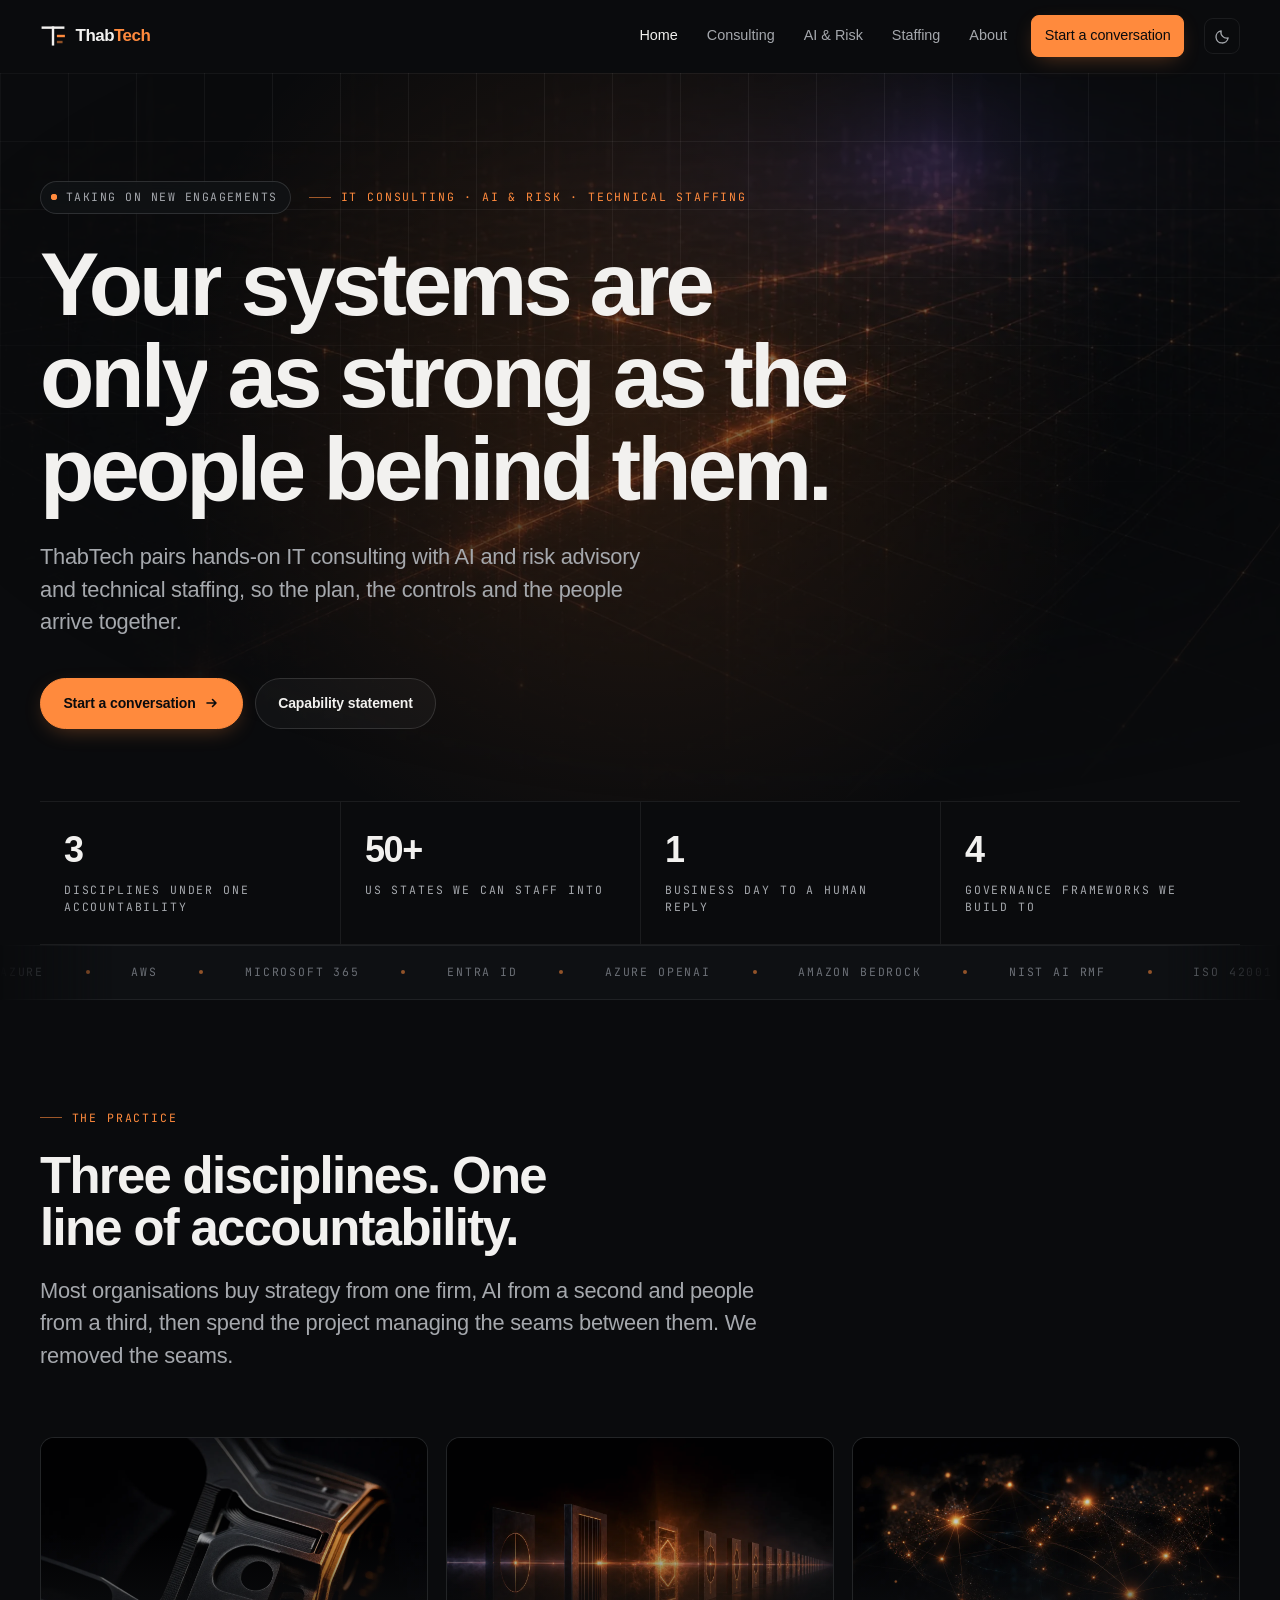
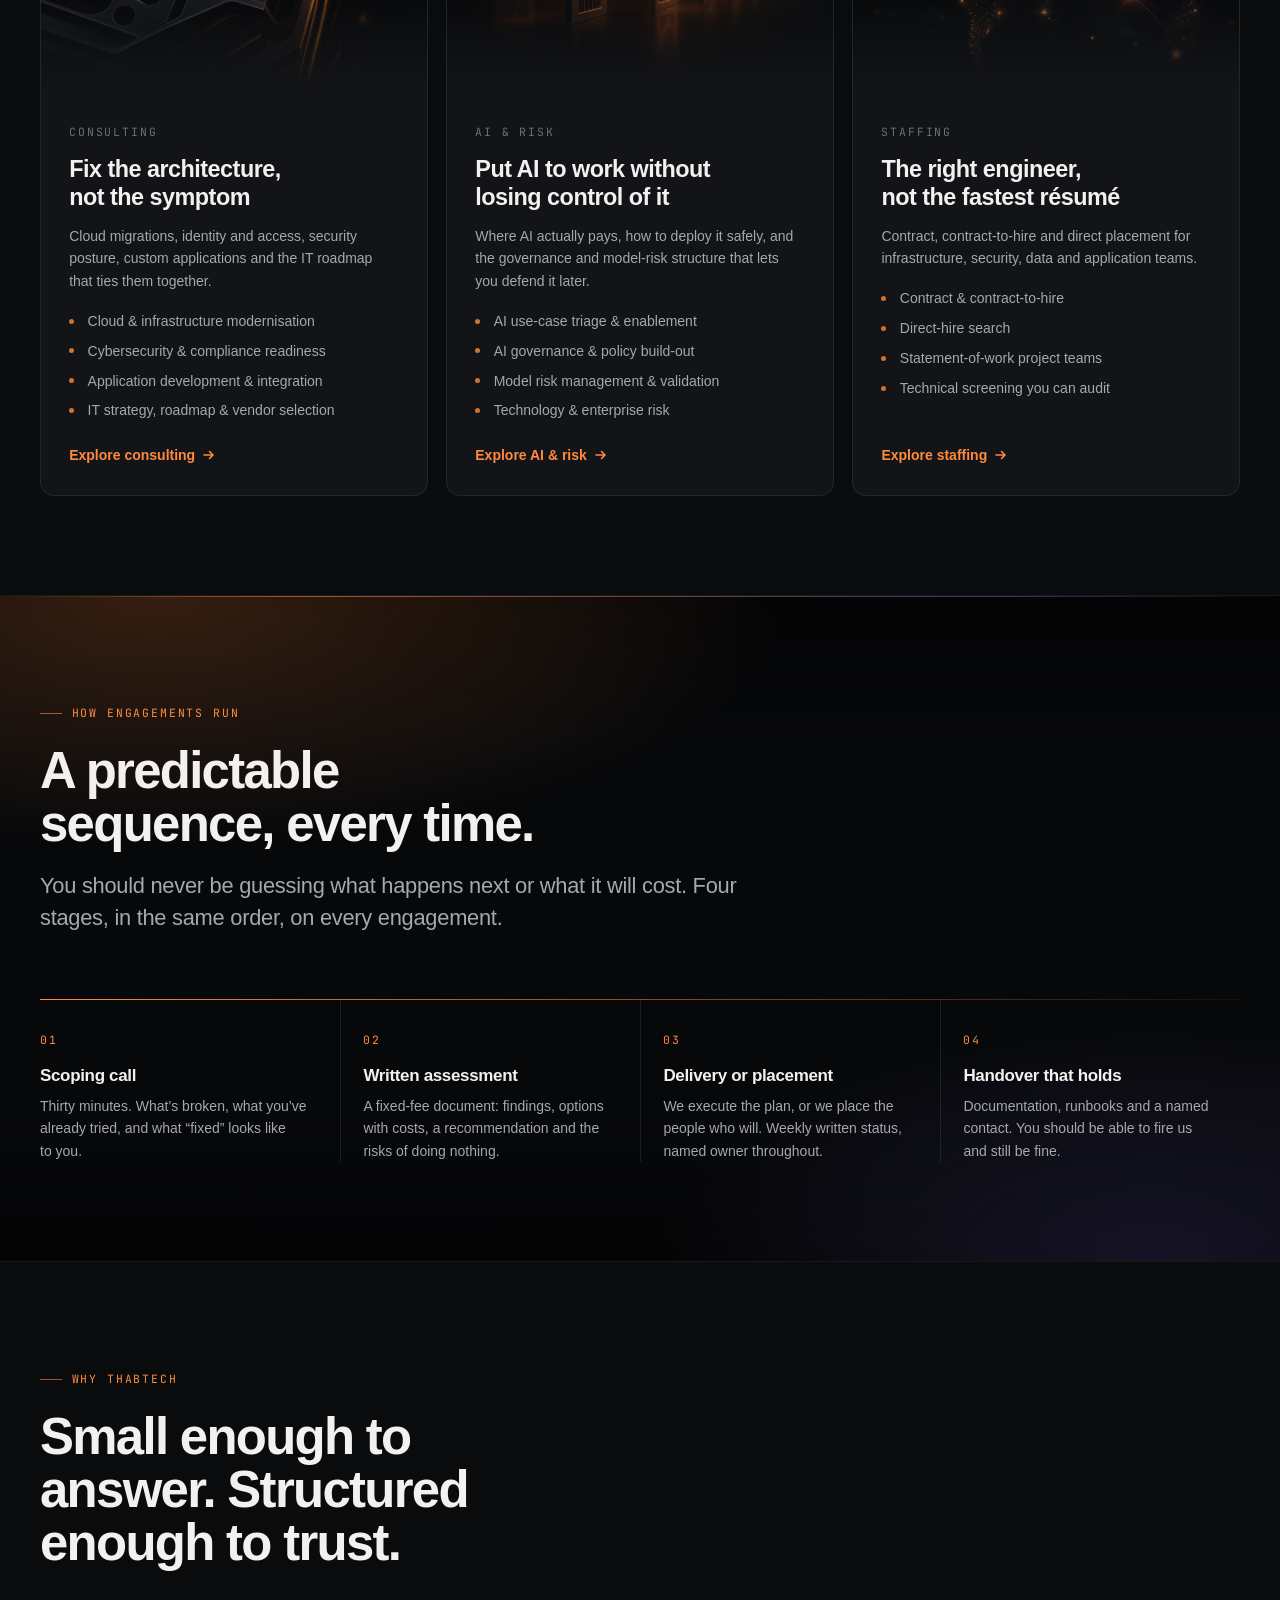
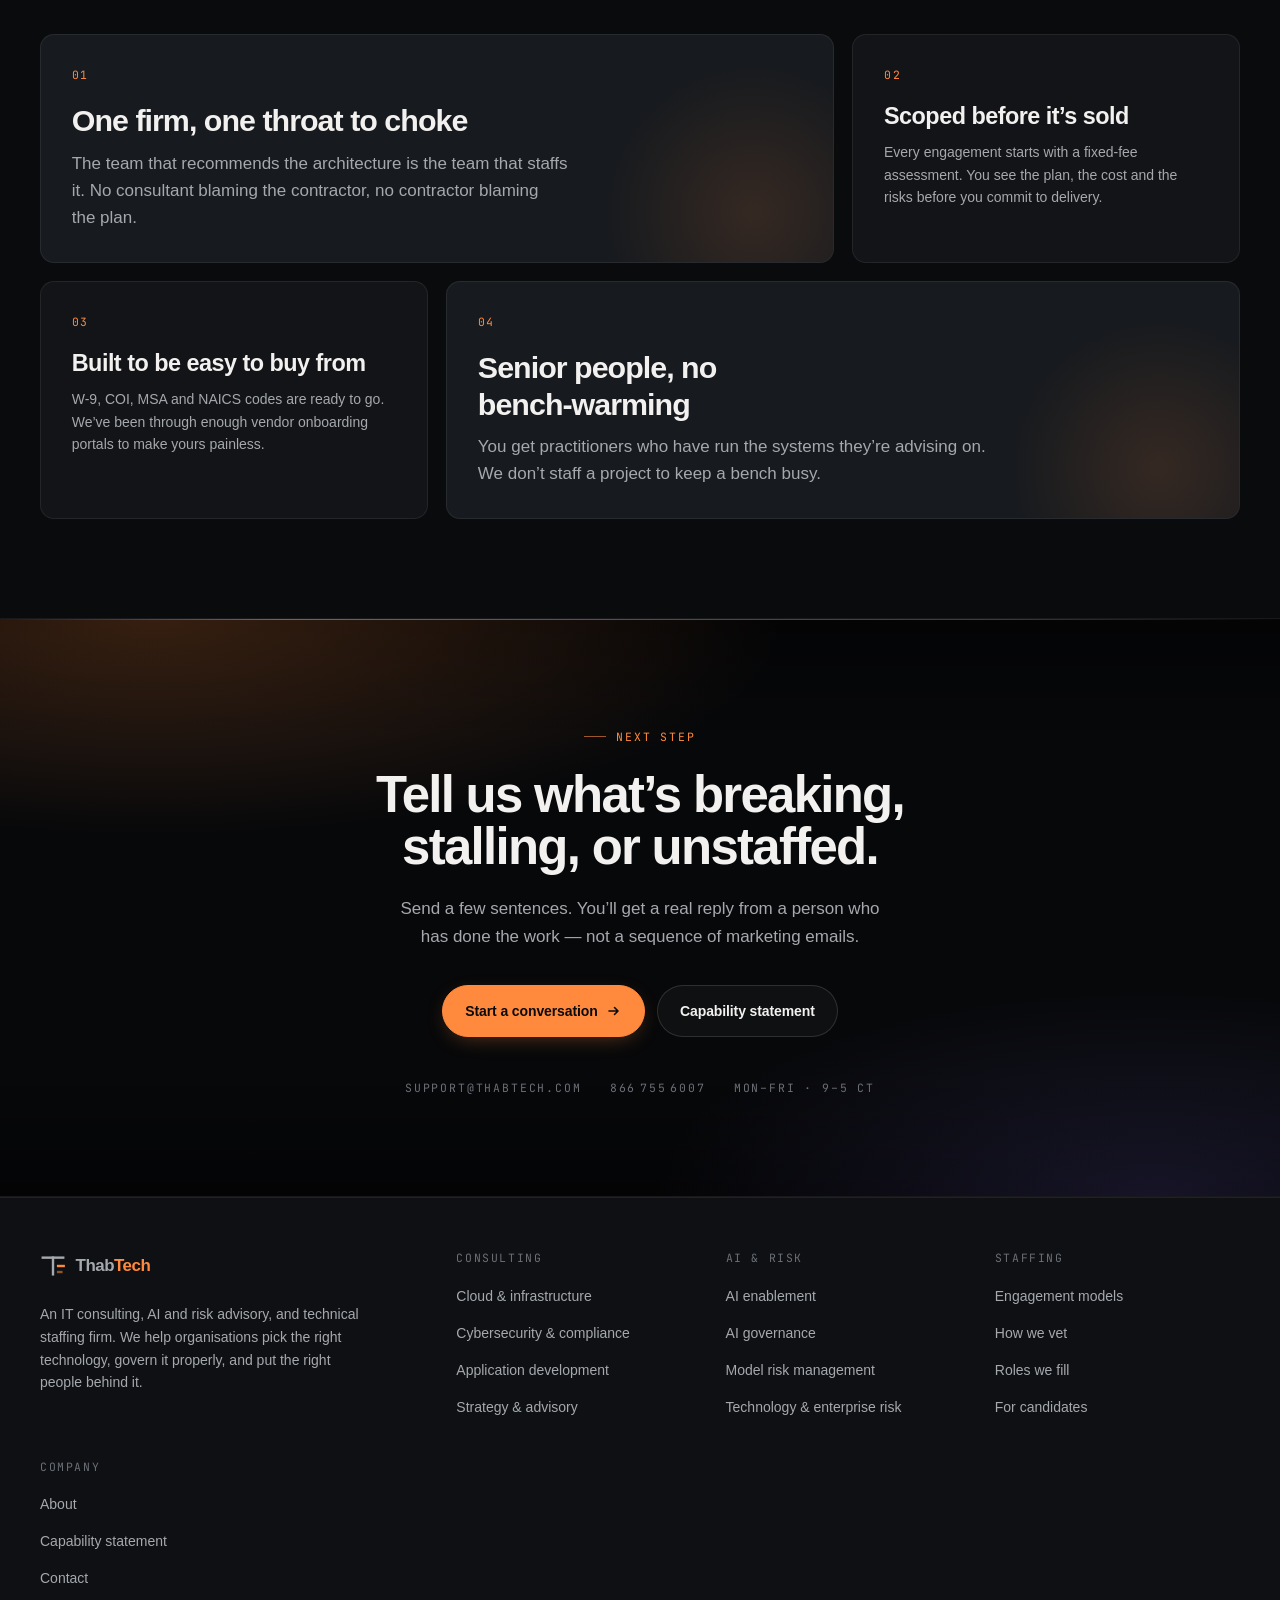
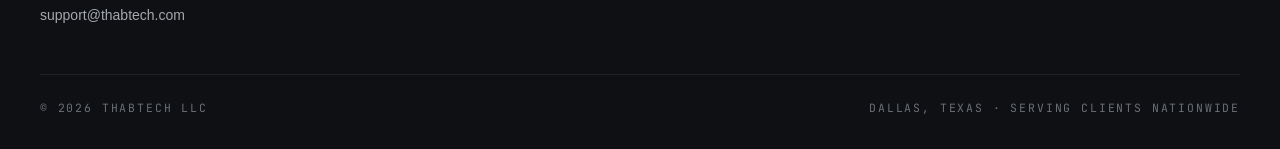
<file: index.html>
<!DOCTYPE html>
<html lang="en" data-theme="dark">
<head>
<meta charset="utf-8">
<meta name="viewport" content="width=device-width, initial-scale=1">
<title>ThabTech — IT Consulting, AI &amp; Risk, Technical Staffing</title>
<meta name="description" content="ThabTech is an IT consulting, AI and risk advisory, and technical staffing firm. Dallas, Texas — serving clients nationwide.">
<meta name="theme-color" content="#0A0B0D">
<meta property="og:title" content="ThabTech — IT Consulting, AI &amp; Risk, Technical Staffing">
<meta property="og:description" content="ThabTech is an IT consulting, AI and risk advisory, and technical staffing firm. Dallas, Texas — serving clients nationwide.">
<meta property="og:type" content="website">
<link rel="icon" href="data:image/svg+xml,%3Csvg xmlns='http://www.w3.org/2000/svg' viewBox='0 0 28 28'%3E%3Crect width='28' height='28' fill='%230A0B0D'/%3E%3Cpath d='M4 6h20M14 6v17' stroke='%23F2F1EF' stroke-width='2.6'/%3E%3Cpath d='M18.5 14h6' stroke='%23FF8A3D' stroke-width='2.6'/%3E%3C/svg%3E">
<link rel="preconnect" href="https://api.fontshare.com" crossorigin>
<link rel="preconnect" href="https://fonts.gstatic.com" crossorigin>
<link rel="stylesheet" href="style.css">
<script>
  document.documentElement.classList.add('js');
  var m = document.cookie.match(/(?:^|; )tt-theme=(dark|light)/);
  if (m) document.documentElement.dataset.theme = m[1];
</script>
</head>
<body>
<a class="skip" href="#main">Skip to content</a>
<header class="hdr">
<div class="hdr__in">
  <a class="brand" href="index.html" aria-label="ThabTech home"><svg class="brand__mark" viewBox="0 0 28 28" fill="none" aria-hidden="true">
<path d="M3 5h22" stroke="currentColor" stroke-width="2.6" stroke-linecap="square"/>
<path d="M14 5v18" stroke="currentColor" stroke-width="2.6" stroke-linecap="square"/>
<path d="M19.5 14h6" stroke="#FF8A3D" stroke-width="2.6" stroke-linecap="square"/>
<path d="M19.5 20.5h3.5" stroke="#FF8A3D" stroke-width="2.6" stroke-linecap="square" opacity=".55"/>
</svg><span class="brand__txt">Thab<em>Tech</em></span></a>
  <nav class="nav" id="nav">
    <a href="index.html" aria-current="page">Home</a><a href="services.html">Consulting</a><a href="ai.html">AI &amp; Risk</a><a href="staffing.html">Staffing</a><a href="about.html">About</a>
    <a class="btn btn--primary btn--sm" href="contact.html">Start a conversation</a>
  </nav>
  <button class="icbtn" id="theme" type="button" aria-label="Toggle colour theme">
    <svg class="icbtn__moon" width="15" height="15" viewBox="0 0 16 16" fill="none" aria-hidden="true"><path d="M14 9.5A6.2 6.2 0 0 1 6.5 2a6.5 6.5 0 1 0 7.5 7.5Z" stroke="currentColor" stroke-width="1.4" stroke-linejoin="round"/></svg>
    <svg class="icbtn__sun" width="15" height="15" viewBox="0 0 16 16" fill="none" aria-hidden="true"><circle cx="8" cy="8" r="3.2" stroke="currentColor" stroke-width="1.4"/><path d="M8 1v1.6M8 13.4V15M1 8h1.6M13.4 8H15M3.2 3.2l1.1 1.1M11.7 11.7l1.1 1.1M12.8 3.2l-1.1 1.1M4.3 11.7l-1.1 1.1" stroke="currentColor" stroke-width="1.4" stroke-linecap="round"/></svg>
  </button>
  <button class="icbtn burger" id="burger" type="button" aria-label="Menu" aria-expanded="false" aria-controls="nav">
    <svg width="16" height="16" viewBox="0 0 16 16" fill="none" aria-hidden="true"><path d="M2 4.5h12M2 11.5h12" stroke="currentColor" stroke-width="1.6" stroke-linecap="round"/></svg>
  </button>
</div>
</header>
<main id="main">
<section class="hero field">
<div class="hero__art"><img src="assets/atmo-lattice.webp" alt="" loading="eager" decoding="async"></div>
<div class="wrap">
  <div class="hero__tags"><span class="pulse"><i></i>Taking on new engagements</span><span class="eyebrow">IT consulting &middot; AI &amp; risk &middot; technical staffing</span></div>
  <h1><span class="rv-word"><span style="--i:0">Your</span></span> <span class="rv-word"><span style="--i:1">systems</span></span> <span class="rv-word"><span style="--i:2">are</span></span> <span class="rv-word"><span style="--i:3">only</span></span> <span class="rv-word"><span style="--i:4">as</span></span> <span class="rv-word"><span style="--i:5">strong</span></span> <span class="rv-word"><span style="--i:6">as</span></span> <span class="rv-word"><span style="--i:7">the</span></span> <span class="rv-word"><span style="--i:8">people</span></span> <span class="rv-word"><span style="--i:9">behind</span></span> <span class="rv-word"><span style="--i:10">them.</span></span></h1>
  <p class="lead">ThabTech pairs hands-on IT consulting with AI and risk advisory and technical staffing, so the plan, the controls and the people arrive together.</p>
  <div class="hero__cta"><a class="btn btn--primary" href="contact.html">Start a conversation <svg width="14" height="14" viewBox="0 0 14 14" fill="none" aria-hidden="true"><path d="M2 7h9M7.5 3.5 11 7l-3.5 3.5" stroke="currentColor" stroke-width="1.6" stroke-linecap="round" stroke-linejoin="round"/></svg></a><a class="btn btn--ghost" href="about.html#capability">Capability statement</a></div>
</div>
</section>

<div class="wrap"><div class="stats rv-s"><div class="stat"><span class="stat__k tnum" data-count="3" data-suffix="">3</span><span class="stat__l mono">Disciplines under one accountability</span></div><div class="stat"><span class="stat__k tnum" data-count="50" data-suffix="+">50+</span><span class="stat__l mono">US states we can staff into</span></div><div class="stat"><span class="stat__k tnum" data-count="1" data-suffix="">1</span><span class="stat__l mono">Business day to a human reply</span></div><div class="stat"><span class="stat__k tnum" data-count="4" data-suffix="">4</span><span class="stat__l mono">Governance frameworks we build to</span></div></div></div>

<div class="marq" aria-hidden="true">
<div class="marq__t"><div class="marq__g"><span>Azure</span><i></i><span>AWS</span><i></i><span>Microsoft 365</span><i></i><span>Entra ID</span><i></i><span>Azure OpenAI</span><i></i><span>Amazon Bedrock</span><i></i><span>NIST AI RMF</span><i></i><span>ISO 42001</span><i></i><span>EU AI Act</span><i></i><span>SR 11-7</span><i></i><span>Model Inventory</span><i></i><span>RAG</span><i></i><span>Copilot</span><i></i><span>LangChain</span><i></i><span>Zero Trust</span><i></i><span>SOC 2</span><i></i><span>HIPAA</span><i></i><span>Terraform</span><i></i><span>Kubernetes</span><i></i><span>Power BI</span><i></i><span>Snowflake</span><i></i><span>Python</span><i></i><span>.NET</span><i></i><span>ServiceNow</span><i></i><span>Workday</span><i></i><span>Okta</span><i></i><span>CI/CD</span><i></i></div><div class="marq__g"><span>Azure</span><i></i><span>AWS</span><i></i><span>Microsoft 365</span><i></i><span>Entra ID</span><i></i><span>Azure OpenAI</span><i></i><span>Amazon Bedrock</span><i></i><span>NIST AI RMF</span><i></i><span>ISO 42001</span><i></i><span>EU AI Act</span><i></i><span>SR 11-7</span><i></i><span>Model Inventory</span><i></i><span>RAG</span><i></i><span>Copilot</span><i></i><span>LangChain</span><i></i><span>Zero Trust</span><i></i><span>SOC 2</span><i></i><span>HIPAA</span><i></i><span>Terraform</span><i></i><span>Kubernetes</span><i></i><span>Power BI</span><i></i><span>Snowflake</span><i></i><span>Python</span><i></i><span>.NET</span><i></i><span>ServiceNow</span><i></i><span>Workday</span><i></i><span>Okta</span><i></i><span>CI/CD</span><i></i></div></div>
</div>

<section class="sec">
<div class="wrap">
  <div class="head head--wide rv">
    <span class="eyebrow">The practice</span>
    <h2>Three disciplines. One line of accountability.</h2>
    <p class="lead">Most organisations buy strategy from one firm, AI from a second and people from a third, then spend the project managing the seams between them. We removed the seams.</p>
  </div>
  <div class="grid g-3 rv-s pcards">
    <article class="card pcard">
      <div class="pcard__img"><img src="assets/atmo-machined.webp" alt="Machined precision component lit by a warm edge light" loading="lazy" decoding="async"></div>
      <div class="pcard__body">
        <span class="mono">Consulting</span>
        <h3>Fix the architecture, not the symptom</h3>
        <p>Cloud migrations, identity and access, security posture, custom applications and the IT roadmap that ties them together.</p>
        <ul>
          <li>Cloud &amp; infrastructure modernisation</li>
          <li>Cybersecurity &amp; compliance readiness</li>
          <li>Application development &amp; integration</li>
          <li>IT strategy, roadmap &amp; vendor selection</li>
        </ul>
        <a class="tlink" href="services.html">Explore consulting <svg width="14" height="14" viewBox="0 0 14 14" fill="none" aria-hidden="true"><path d="M2 7h9M7.5 3.5 11 7l-3.5 3.5" stroke="currentColor" stroke-width="1.6" stroke-linecap="round" stroke-linejoin="round"/></svg></a>
      </div>
    </article>
    <article class="card pcard">
      <div class="pcard__img"><img src="assets/atmo-gates.webp" alt="Receding row of glowing gates with a beam of light passing through each" loading="lazy" decoding="async"></div>
      <div class="pcard__body">
        <span class="mono">AI &amp; risk</span>
        <h3>Put AI to work without losing control of it</h3>
        <p>Where AI actually pays, how to deploy it safely, and the governance and model-risk structure that lets you defend it later.</p>
        <ul>
          <li>AI use-case triage &amp; enablement</li>
          <li>AI governance &amp; policy build-out</li>
          <li>Model risk management &amp; validation</li>
          <li>Technology &amp; enterprise risk</li>
        </ul>
        <a class="tlink" href="ai.html">Explore AI &amp; risk <svg width="14" height="14" viewBox="0 0 14 14" fill="none" aria-hidden="true"><path d="M2 7h9M7.5 3.5 11 7l-3.5 3.5" stroke="currentColor" stroke-width="1.6" stroke-linecap="round" stroke-linejoin="round"/></svg></a>
      </div>
    </article>
    <article class="card pcard">
      <div class="pcard__img"><img src="assets/atmo-network.webp" alt="Constellation of connected glowing nodes across dark space" loading="lazy" decoding="async"></div>
      <div class="pcard__body">
        <span class="mono">Staffing</span>
        <h3>The right engineer, not the fastest résumé</h3>
        <p>Contract, contract-to-hire and direct placement for infrastructure, security, data and application teams.</p>
        <ul>
          <li>Contract &amp; contract-to-hire</li>
          <li>Direct-hire search</li>
          <li>Statement-of-work project teams</li>
          <li>Technical screening you can audit</li>
        </ul>
        <a class="tlink" href="staffing.html">Explore staffing <svg width="14" height="14" viewBox="0 0 14 14" fill="none" aria-hidden="true"><path d="M2 7h9M7.5 3.5 11 7l-3.5 3.5" stroke="currentColor" stroke-width="1.6" stroke-linecap="round" stroke-linejoin="round"/></svg></a>
      </div>
    </article>
  </div>
</div>
</section>

<section class="band sec">
<div class="wrap">
  <div class="head head--wide rv">
    <span class="eyebrow">How engagements run</span>
    <h2>A predictable sequence, every time.</h2>
    <p class="lead">You should never be guessing what happens next or what it will cost. Four stages, in the same order, on every engagement.</p>
  </div>
  <div class="steps"><div class="step"><span class="step__n">01</span><h3>Scoping call</h3><p>Thirty minutes. What&rsquo;s broken, what you&rsquo;ve already tried, and what &ldquo;fixed&rdquo; looks like to you.</p></div><div class="step"><span class="step__n">02</span><h3>Written assessment</h3><p>A fixed-fee document: findings, options with costs, a recommendation and the risks of doing nothing.</p></div><div class="step"><span class="step__n">03</span><h3>Delivery or placement</h3><p>We execute the plan, or we place the people who will. Weekly written status, named owner throughout.</p></div><div class="step"><span class="step__n">04</span><h3>Handover that holds</h3><p>Documentation, runbooks and a named contact. You should be able to fire us and still be fine.</p></div></div>
</div>
</section>

<section class="sec">
<div class="wrap">
  <div class="head rv">
    <span class="eyebrow">Why ThabTech</span>
    <h2>Small enough to answer. Structured enough to trust.</h2>
  </div>
  <div class="bento rv-s"><div class="card card--wide card--say"><span class="card__n">01</span><h3>One firm, one throat to choke</h3><p>The team that recommends the architecture is the team that staffs it. No consultant blaming the contractor, no contractor blaming the plan.</p></div><div class="card"><span class="card__n">02</span><h3>Scoped before it&rsquo;s sold</h3><p>Every engagement starts with a fixed-fee assessment. You see the plan, the cost and the risks before you commit to delivery.</p></div><div class="card"><span class="card__n">03</span><h3>Built to be easy to buy from</h3><p>W-9, COI, MSA and NAICS codes are ready to go. We&rsquo;ve been through enough vendor onboarding portals to make yours painless.</p></div><div class="card card--wide card--say"><span class="card__n">04</span><h3>Senior people, no bench-warming</h3><p>You get practitioners who have run the systems they&rsquo;re advising on. We don&rsquo;t staff a project to keep a bench busy.</p></div></div>
</div>
</section>

<section class="band sec">
<div class="wrap cta rv">
  <span class="eyebrow">Next step</span>
  <h2>Tell us what&rsquo;s breaking, stalling, or unstaffed.</h2>
  <p>Send a few sentences. You&rsquo;ll get a real reply from a person who has done the work &mdash; not a sequence of marketing emails.</p>
  <div class="cta__btns">
    <a class="btn btn--primary" href="contact.html">Start a conversation <svg width="14" height="14" viewBox="0 0 14 14" fill="none" aria-hidden="true"><path d="M2 7h9M7.5 3.5 11 7l-3.5 3.5" stroke="currentColor" stroke-width="1.6" stroke-linecap="round" stroke-linejoin="round"/></svg></a>
    <a class="btn btn--ghost" href="about.html#capability">Capability statement</a>
  </div>
  <div class="cta__meta">
    <span class="mono">support@thabtech.com</span>
    <span class="mono">866&thinsp;755&thinsp;6007</span>
    <span class="mono">Mon&ndash;Fri&nbsp;&middot;&nbsp;9&ndash;5&nbsp;CT</span>
  </div>
</div>
</section>
</main>
<footer class="ftr">
<div class="wrap">
  <div class="ftr__top">
    <div class="ftr__bl">
      <a class="brand" href="index.html" aria-label="ThabTech home"><svg class="brand__mark" viewBox="0 0 28 28" fill="none" aria-hidden="true">
<path d="M3 5h22" stroke="currentColor" stroke-width="2.6" stroke-linecap="square"/>
<path d="M14 5v18" stroke="currentColor" stroke-width="2.6" stroke-linecap="square"/>
<path d="M19.5 14h6" stroke="#FF8A3D" stroke-width="2.6" stroke-linecap="square"/>
<path d="M19.5 20.5h3.5" stroke="#FF8A3D" stroke-width="2.6" stroke-linecap="square" opacity=".55"/>
</svg><span class="brand__txt">Thab<em>Tech</em></span></a>
      <p>An IT consulting, AI and risk advisory, and technical staffing firm. We help organisations pick the right technology, govern it properly, and put the right people behind it.</p>
    </div>
    <div>
      <h4>Consulting</h4>
      <ul>
        <li><a href="services.html#cloud">Cloud &amp; infrastructure</a></li>
        <li><a href="services.html#security">Cybersecurity &amp; compliance</a></li>
        <li><a href="services.html#apps">Application development</a></li>
        <li><a href="services.html#advisory">Strategy &amp; advisory</a></li>
      </ul>
    </div>
    <div>
      <h4>AI &amp; risk</h4>
      <ul>
        <li><a href="ai.html#enablement">AI enablement</a></li>
        <li><a href="ai.html#governance">AI governance</a></li>
        <li><a href="ai.html#model-risk">Model risk management</a></li>
        <li><a href="ai.html#enterprise-risk">Technology &amp; enterprise risk</a></li>
      </ul>
    </div>
    <div>
      <h4>Staffing</h4>
      <ul>
        <li><a href="staffing.html#models">Engagement models</a></li>
        <li><a href="staffing.html#vetting">How we vet</a></li>
        <li><a href="staffing.html#roles">Roles we fill</a></li>
        <li><a href="staffing.html#candidates">For candidates</a></li>
      </ul>
    </div>
    <div>
      <h4>Company</h4>
      <ul>
        <li><a href="about.html">About</a></li>
        <li><a href="about.html#capability">Capability statement</a></li>
        <li><a href="contact.html">Contact</a></li>
        <li><a href="mailto:support@thabtech.com">support@thabtech.com</a></li>
      </ul>
    </div>
  </div>
  <div class="ftr__bot">
    <span class="mono">&copy; 2026 ThabTech LLC</span>
    <span class="mono">Dallas, Texas &middot; Serving clients nationwide</span>
  </div>
</div>
</footer>
<script>
(function () {
  var doc = document.documentElement;

  /* theme */
  var tbtn = document.getElementById('theme');
  tbtn && tbtn.addEventListener('click', function () {
    var next = doc.dataset.theme === 'light' ? 'dark' : 'light';
    doc.dataset.theme = next;
    document.cookie = 'tt-theme=' + next + ';path=/;max-age=31536000;SameSite=Lax';
  });

  /* mobile nav */
  var burger = document.getElementById('burger'), nav = document.getElementById('nav');
  burger && burger.addEventListener('click', function () {
    var open = nav.classList.toggle('open');
    burger.setAttribute('aria-expanded', open ? 'true' : 'false');
  });
  nav && nav.addEventListener('click', function (e) {
    if (e.target.tagName === 'A') { nav.classList.remove('open'); burger.setAttribute('aria-expanded', 'false'); }
  });

  /* sticky header state */
  var hdr = document.querySelector('.hdr');
  var onScroll = function () { hdr.classList.toggle('stuck', window.scrollY > 8); };
  onScroll();
  window.addEventListener('scroll', onScroll, { passive: true });

  /* scroll reveals */
  var targets = document.querySelectorAll('.rv, .rv-s, .steps');
  if ('IntersectionObserver' in window) {
    var io = new IntersectionObserver(function (entries) {
      entries.forEach(function (en) {
        if (en.isIntersecting) { en.target.classList.add('in'); io.unobserve(en.target); }
      });
    }, { rootMargin: '0px 0px -8% 0px', threshold: 0.06 });
    targets.forEach(function (t) { io.observe(t); });
  } else {
    targets.forEach(function (t) { t.classList.add('in'); });
  }

  /* count-up on stat values */
  var stats = document.querySelectorAll('[data-count]');
  if (stats.length && 'IntersectionObserver' in window && !matchMedia('(prefers-reduced-motion: reduce)').matches) {
    var so = new IntersectionObserver(function (entries) {
      entries.forEach(function (en) {
        if (!en.isIntersecting) return;
        var el = en.target, end = parseFloat(el.dataset.count), suffix = el.dataset.suffix || '';
        var t0 = null, dur = 900;
        var tick = function (ts) {
          if (!t0) t0 = ts;
          var p = Math.min((ts - t0) / dur, 1);
          var eased = 1 - Math.pow(1 - p, 3);
          el.textContent = Math.round(end * eased) + suffix;
          if (p < 1) requestAnimationFrame(tick);
        };
        requestAnimationFrame(tick);
        so.unobserve(el);
      });
    }, { threshold: 0.4 });
    stats.forEach(function (s) { so.observe(s); });
  }

  /* cursor spotlight on cards */
  if (matchMedia('(hover: hover) and (min-width: 900px)').matches) {
    document.querySelectorAll('.card').forEach(function (c) {
      c.addEventListener('pointermove', function (e) {
        var r = c.getBoundingClientRect();
        c.style.setProperty('--mx', (e.clientX - r.left) + 'px');
        c.style.setProperty('--my', (e.clientY - r.top) + 'px');
      });
    });
  }

  /* contact form: async submit, inline status, no page navigation.
     Falls back to a normal POST if fetch is unavailable. */
  var cf = document.getElementById('cform');
  if (cf && window.fetch) {
    var note = document.getElementById('fnote');
    var btn = cf.querySelector('button[type=submit]');
    var idle = note ? note.textContent : '';
    var fellBack = false;
    cf.addEventListener('submit', function (e) {
      e.preventDefault();
      if (!cf.checkValidity()) {
        cf.reportValidity();
        return;
      }
      note.className = 'note';
      note.textContent = 'Sending…';
      btn.disabled = true;
      var fd = new FormData(cf);
      var payload = {};
      fd.forEach(function (v, k) { payload[k] = v; });
      fetch(cf.action, {
        method: 'POST',
        headers: { 'Content-Type': 'application/json', Accept: 'application/json' },
        body: JSON.stringify(payload)
      }).then(function (r) {
        return r.json().then(function (d) { return { ok: r.ok, d: d }; });
      }).then(function (res) {
        if (res.ok && res.d && res.d.success) {
          cf.reset();
          note.className = 'note note--ok';
          note.textContent = 'Thank you — your message is in. You’ll hear back from a person, normally within one business day.';
        } else {
          throw new Error((res.d && res.d.message) || 'send failed');
        }
      }).catch(function () {
        /* The async path can be blocked by CORS or a network policy. A native
           form POST is a navigation, so it is not subject to CORS — fall back
           to it so a lead is never silently lost. */
        if (!fellBack) {
          fellBack = true;
          note.textContent = 'Sending…';
          var rd = cf.querySelector('input[name=redirect]');
          if (rd) rd.value = new URL('thanks.html', location.href).href;
          HTMLFormElement.prototype.submit.call(cf);
          return;
        }
        note.className = 'note note--err';
        note.innerHTML = 'That didn’t send. Please email <a href="mailto:support@thabtech.com">support@thabtech.com</a> or call <a href="tel:+18667556007">866 755 6007</a>.';
      }).then(function () {
        btn.disabled = false;
        setTimeout(function () {
          if (note.className === 'note note--ok') { note.className = 'note'; note.textContent = idle; }
        }, 12000);
      });
    });
  }
})();
</script>
</body>
</html>
</file>
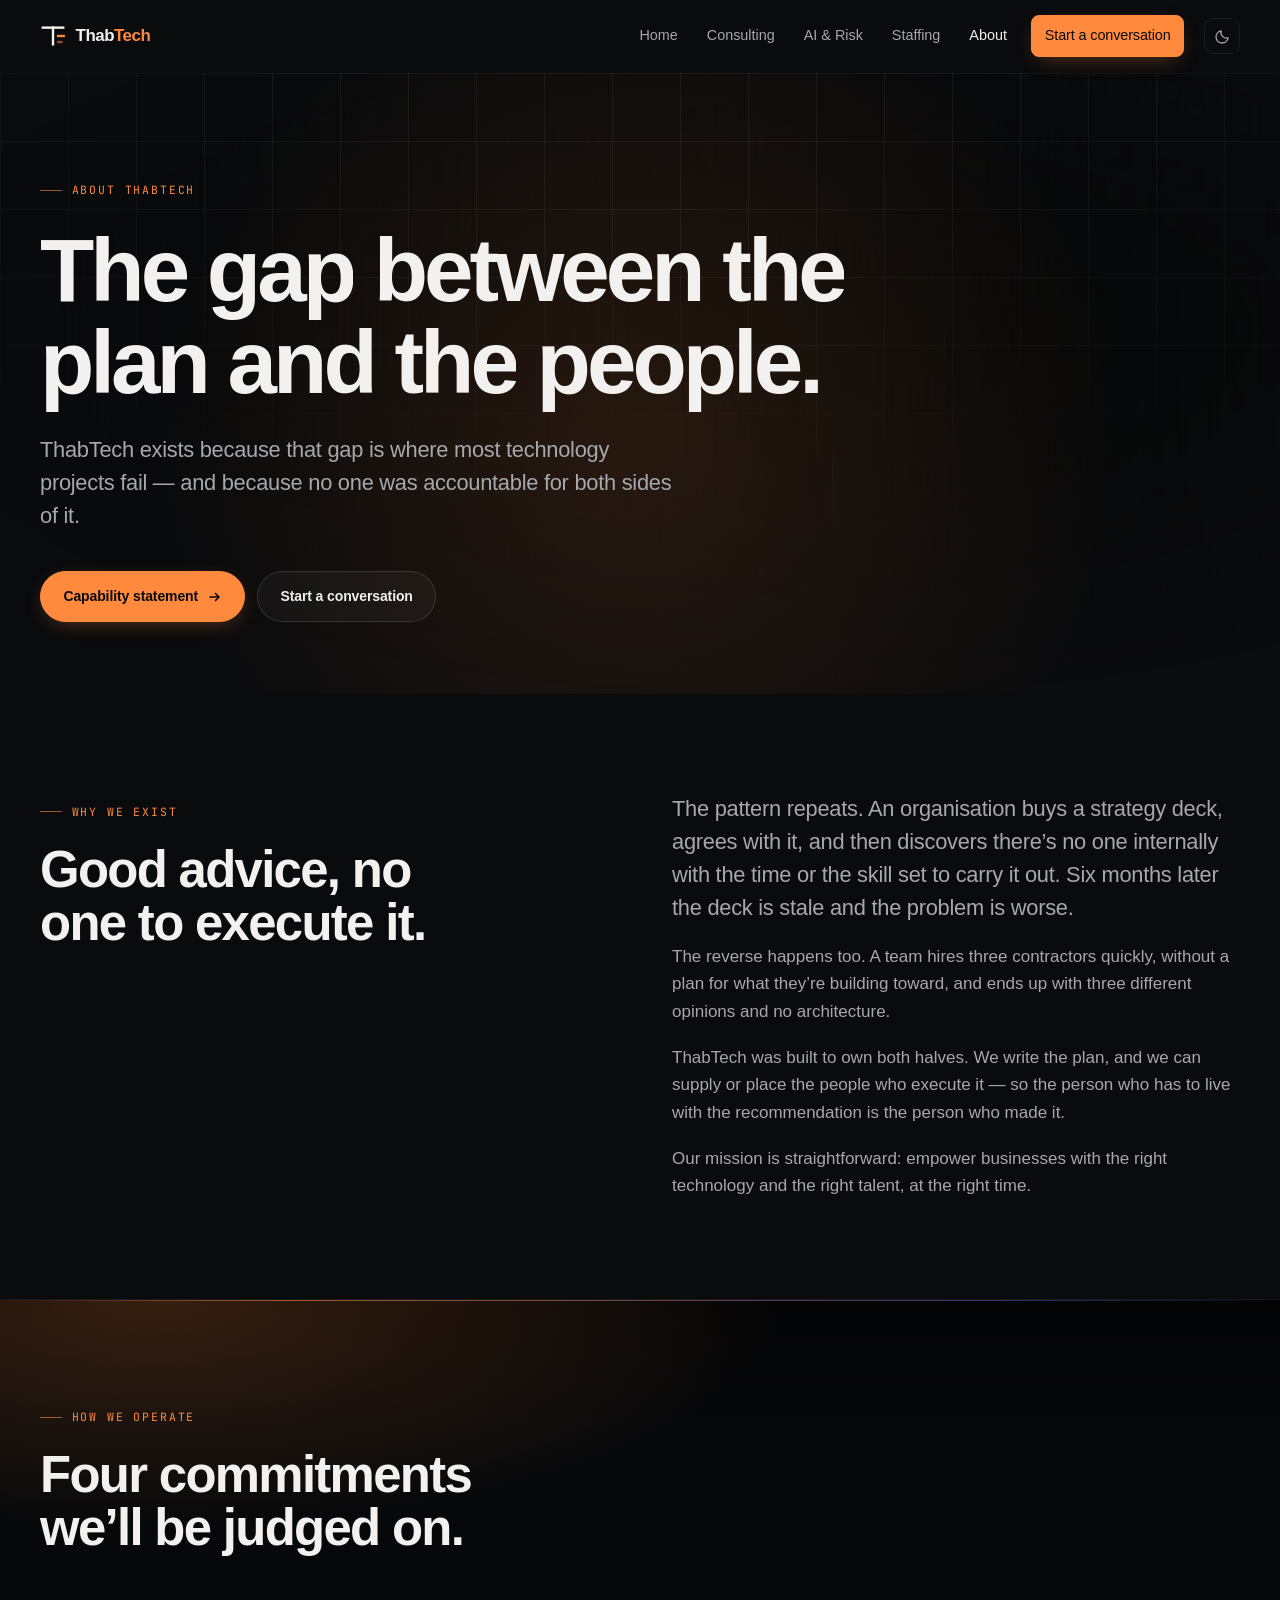
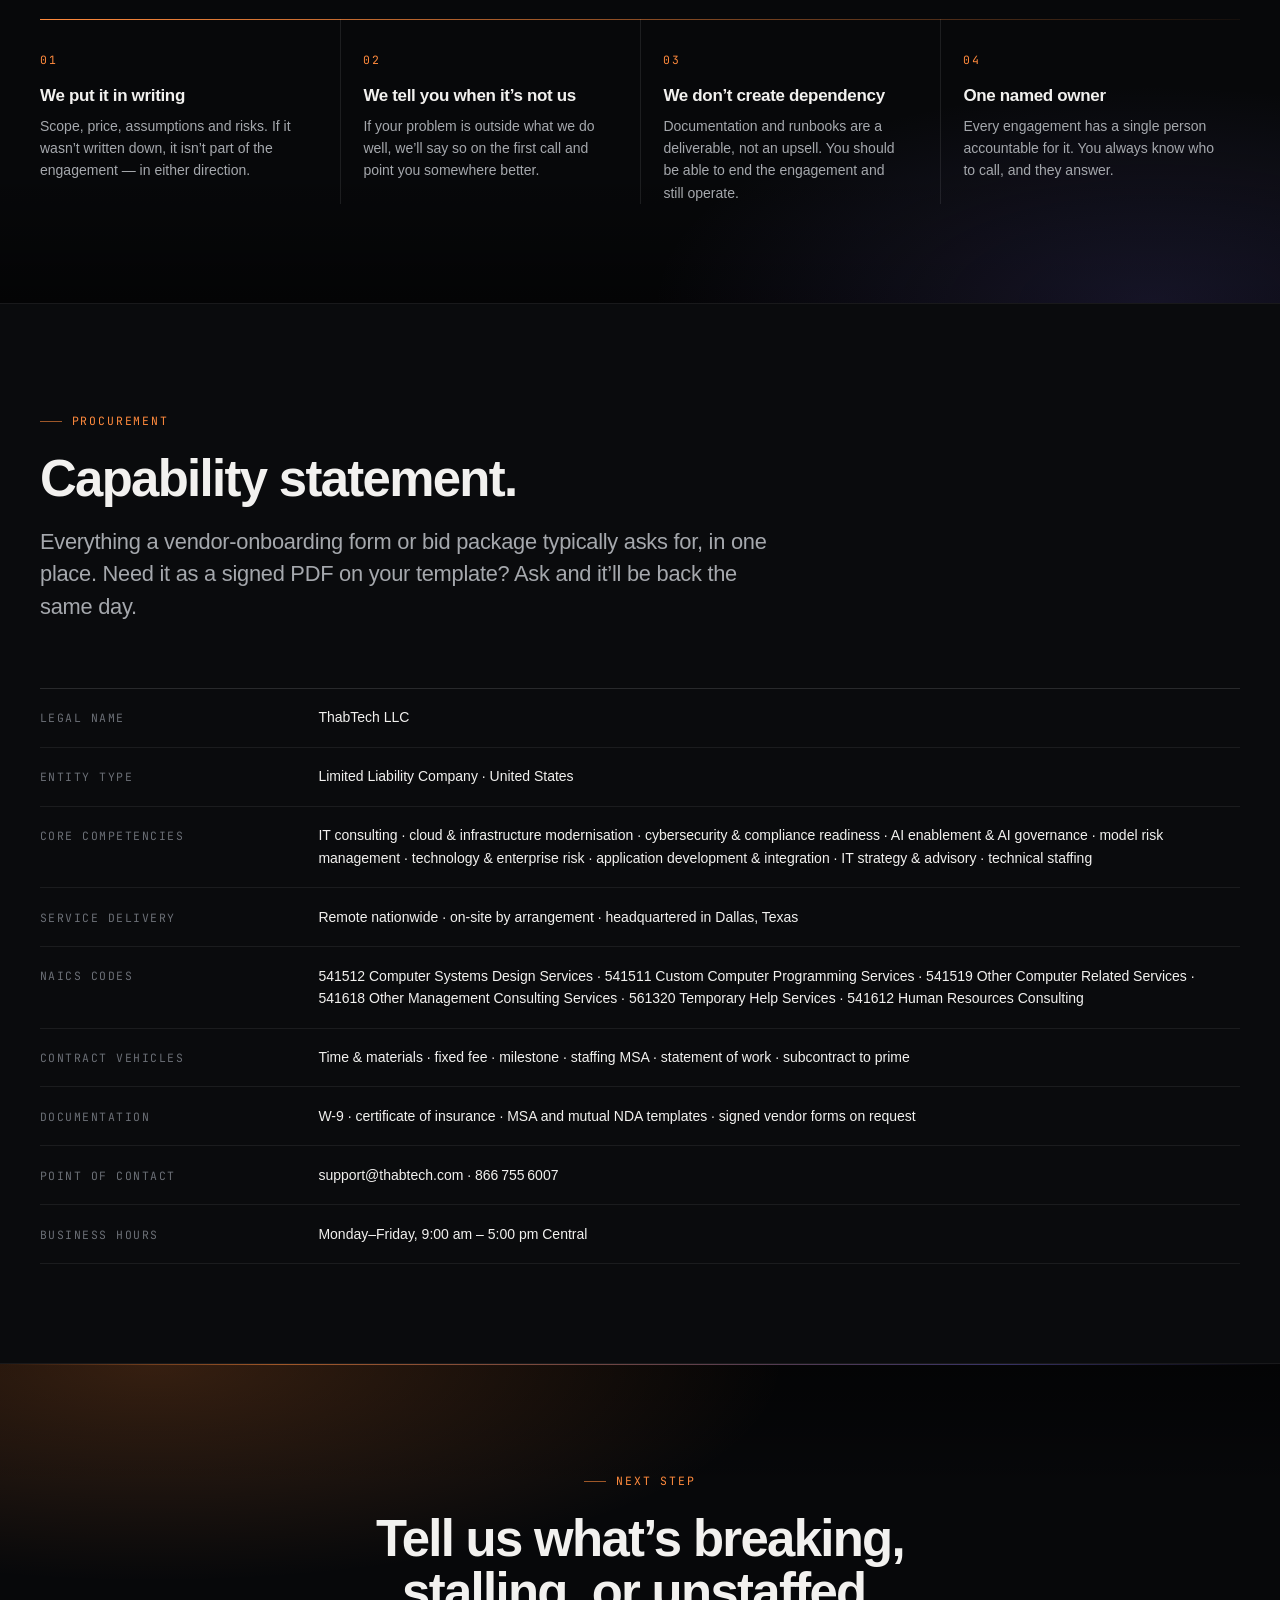
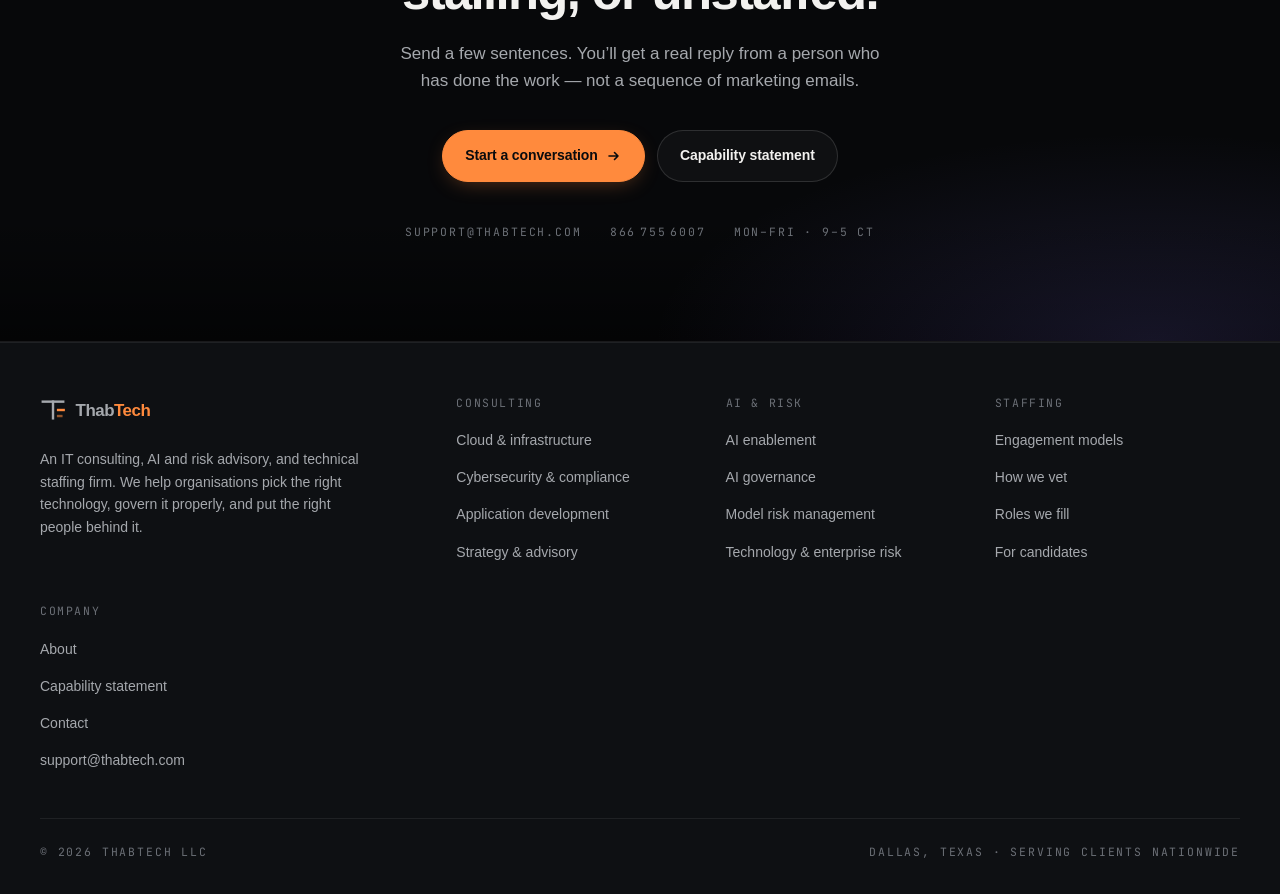
<file: about.html>
<!DOCTYPE html>
<html lang="en" data-theme="dark">
<head>
<meta charset="utf-8">
<meta name="viewport" content="width=device-width, initial-scale=1">
<title>About — ThabTech</title>
<meta name="description" content="ThabTech LLC is an IT consulting and technical staffing firm based in Dallas, Texas. Capability statement, NAICS codes and procurement documentation.">
<meta name="theme-color" content="#0A0B0D">
<meta property="og:title" content="About — ThabTech">
<meta property="og:description" content="ThabTech LLC is an IT consulting and technical staffing firm based in Dallas, Texas. Capability statement, NAICS codes and procurement documentation.">
<meta property="og:type" content="website">
<link rel="icon" href="data:image/svg+xml,%3Csvg xmlns='http://www.w3.org/2000/svg' viewBox='0 0 28 28'%3E%3Crect width='28' height='28' fill='%230A0B0D'/%3E%3Cpath d='M4 6h20M14 6v17' stroke='%23F2F1EF' stroke-width='2.6'/%3E%3Cpath d='M18.5 14h6' stroke='%23FF8A3D' stroke-width='2.6'/%3E%3C/svg%3E">
<link rel="preconnect" href="https://api.fontshare.com" crossorigin>
<link rel="preconnect" href="https://fonts.gstatic.com" crossorigin>
<link rel="stylesheet" href="style.css">
<script>
  document.documentElement.classList.add('js');
  var m = document.cookie.match(/(?:^|; )tt-theme=(dark|light)/);
  if (m) document.documentElement.dataset.theme = m[1];
</script>
</head>
<body>
<a class="skip" href="#main">Skip to content</a>
<header class="hdr">
<div class="hdr__in">
  <a class="brand" href="index.html" aria-label="ThabTech home"><svg class="brand__mark" viewBox="0 0 28 28" fill="none" aria-hidden="true">
<path d="M3 5h22" stroke="currentColor" stroke-width="2.6" stroke-linecap="square"/>
<path d="M14 5v18" stroke="currentColor" stroke-width="2.6" stroke-linecap="square"/>
<path d="M19.5 14h6" stroke="#FF8A3D" stroke-width="2.6" stroke-linecap="square"/>
<path d="M19.5 20.5h3.5" stroke="#FF8A3D" stroke-width="2.6" stroke-linecap="square" opacity=".55"/>
</svg><span class="brand__txt">Thab<em>Tech</em></span></a>
  <nav class="nav" id="nav">
    <a href="index.html">Home</a><a href="services.html">Consulting</a><a href="ai.html">AI &amp; Risk</a><a href="staffing.html">Staffing</a><a href="about.html" aria-current="page">About</a>
    <a class="btn btn--primary btn--sm" href="contact.html">Start a conversation</a>
  </nav>
  <button class="icbtn" id="theme" type="button" aria-label="Toggle colour theme">
    <svg class="icbtn__moon" width="15" height="15" viewBox="0 0 16 16" fill="none" aria-hidden="true"><path d="M14 9.5A6.2 6.2 0 0 1 6.5 2a6.5 6.5 0 1 0 7.5 7.5Z" stroke="currentColor" stroke-width="1.4" stroke-linejoin="round"/></svg>
    <svg class="icbtn__sun" width="15" height="15" viewBox="0 0 16 16" fill="none" aria-hidden="true"><circle cx="8" cy="8" r="3.2" stroke="currentColor" stroke-width="1.4"/><path d="M8 1v1.6M8 13.4V15M1 8h1.6M13.4 8H15M3.2 3.2l1.1 1.1M11.7 11.7l1.1 1.1M12.8 3.2l-1.1 1.1M4.3 11.7l-1.1 1.1" stroke="currentColor" stroke-width="1.4" stroke-linecap="round"/></svg>
  </button>
  <button class="icbtn burger" id="burger" type="button" aria-label="Menu" aria-expanded="false" aria-controls="nav">
    <svg width="16" height="16" viewBox="0 0 16 16" fill="none" aria-hidden="true"><path d="M2 4.5h12M2 11.5h12" stroke="currentColor" stroke-width="1.6" stroke-linecap="round"/></svg>
  </button>
</div>
</header>
<main id="main">
<section class="hero field">
<div class="hero__art"><img src="assets/atmo-bloom.webp" alt="" loading="eager" decoding="async"></div>
<div class="wrap">
  <div class="hero__tags"><span class="eyebrow">About ThabTech</span></div>
  <h1><span class="rv-word"><span style="--i:0">The</span></span> <span class="rv-word"><span style="--i:1">gap</span></span> <span class="rv-word"><span style="--i:2">between</span></span> <span class="rv-word"><span style="--i:3">the</span></span> <span class="rv-word"><span style="--i:4">plan</span></span> <span class="rv-word"><span style="--i:5">and</span></span> <span class="rv-word"><span style="--i:6">the</span></span> <span class="rv-word"><span style="--i:7">people.</span></span></h1>
  <p class="lead">ThabTech exists because that gap is where most technology projects fail &mdash; and because no one was accountable for both sides of it.</p>
  <div class="hero__cta"><a class="btn btn--primary" href="#capability">Capability statement <svg width="14" height="14" viewBox="0 0 14 14" fill="none" aria-hidden="true"><path d="M2 7h9M7.5 3.5 11 7l-3.5 3.5" stroke="currentColor" stroke-width="1.6" stroke-linecap="round" stroke-linejoin="round"/></svg></a><a class="btn btn--ghost" href="contact.html">Start a conversation</a></div>
</div>
</section>

<section class="sec">
<div class="wrap">
  <div class="grid g-2 rv-s" style="align-items:start;gap:clamp(2rem,5vw,4rem)">
    <div>
      <span class="eyebrow">Why we exist</span>
      <h2>Good advice, no one to execute it.</h2>
    </div>
    <div style="display:grid;gap:1.15rem">
      <p class="lead">The pattern repeats. An organisation buys a strategy deck, agrees with it, and then discovers there&rsquo;s no one internally with the time or the skill set to carry it out. Six months later the deck is stale and the problem is worse.</p>
      <p>The reverse happens too. A team hires three contractors quickly, without a plan for what they&rsquo;re building toward, and ends up with three different opinions and no architecture.</p>
      <p>ThabTech was built to own both halves. We write the plan, and we can supply or place the people who execute it &mdash; so the person who has to live with the recommendation is the person who made it.</p>
      <p>Our mission is straightforward: empower businesses with the right technology and the right talent, at the right time.</p>
    </div>
  </div>
</div>
</section>

<section class="band sec">
<div class="wrap">
  <div class="head head--wide rv">
    <span class="eyebrow">How we operate</span>
    <h2>Four commitments we&rsquo;ll be judged on.</h2>
  </div>
  <div class="steps"><div class="step"><span class="step__n">01</span><h3>We put it in writing</h3><p>Scope, price, assumptions and risks. If it wasn&rsquo;t written down, it isn&rsquo;t part of the engagement &mdash; in either direction.</p></div><div class="step"><span class="step__n">02</span><h3>We tell you when it&rsquo;s not us</h3><p>If your problem is outside what we do well, we&rsquo;ll say so on the first call and point you somewhere better.</p></div><div class="step"><span class="step__n">03</span><h3>We don&rsquo;t create dependency</h3><p>Documentation and runbooks are a deliverable, not an upsell. You should be able to end the engagement and still operate.</p></div><div class="step"><span class="step__n">04</span><h3>One named owner</h3><p>Every engagement has a single person accountable for it. You always know who to call, and they answer.</p></div></div>
</div>
</section>

<section class="sec" id="capability">
<div class="wrap">
  <div class="head head--wide rv">
    <span class="eyebrow">Procurement</span>
    <h2>Capability statement.</h2>
    <p class="lead">Everything a vendor-onboarding form or bid package typically asks for, in one place. Need it as a signed PDF on your template? Ask and it&rsquo;ll be back the same day.</p>
  </div>
  <div class="spec rv"><div class="spec__r"><div class="spec__k">Legal name</div><div class="spec__v">ThabTech LLC</div></div><div class="spec__r"><div class="spec__k">Entity type</div><div class="spec__v">Limited Liability Company &middot; United States</div></div><div class="spec__r"><div class="spec__k">Core competencies</div><div class="spec__v">IT consulting &middot; cloud &amp; infrastructure modernisation &middot; cybersecurity &amp; compliance readiness &middot; AI enablement &amp; AI governance &middot; model risk management &middot; technology &amp; enterprise risk &middot; application development &amp; integration &middot; IT strategy &amp; advisory &middot; technical staffing</div></div><div class="spec__r"><div class="spec__k">Service delivery</div><div class="spec__v">Remote nationwide &middot; on-site by arrangement &middot; headquartered in Dallas, Texas</div></div><div class="spec__r"><div class="spec__k">NAICS codes</div><div class="spec__v">541512 Computer Systems Design Services &middot; 541511 Custom Computer Programming Services &middot; 541519 Other Computer Related Services &middot; 541618 Other Management Consulting Services &middot; 561320 Temporary Help Services &middot; 541612 Human Resources Consulting</div></div><div class="spec__r"><div class="spec__k">Contract vehicles</div><div class="spec__v">Time &amp; materials &middot; fixed fee &middot; milestone &middot; staffing MSA &middot; statement of work &middot; subcontract to prime</div></div><div class="spec__r"><div class="spec__k">Documentation</div><div class="spec__v">W-9 &middot; certificate of insurance &middot; MSA and mutual NDA templates &middot; signed vendor forms on request</div></div><div class="spec__r"><div class="spec__k">Point of contact</div><div class="spec__v">support@thabtech.com &middot; 866&thinsp;755&thinsp;6007</div></div><div class="spec__r"><div class="spec__k">Business hours</div><div class="spec__v">Monday&ndash;Friday, 9:00&nbsp;am &ndash; 5:00&nbsp;pm Central</div></div></div>
</div>
</section>

<section class="band sec">
<div class="wrap cta rv">
  <span class="eyebrow">Next step</span>
  <h2>Tell us what&rsquo;s breaking, stalling, or unstaffed.</h2>
  <p>Send a few sentences. You&rsquo;ll get a real reply from a person who has done the work &mdash; not a sequence of marketing emails.</p>
  <div class="cta__btns">
    <a class="btn btn--primary" href="contact.html">Start a conversation <svg width="14" height="14" viewBox="0 0 14 14" fill="none" aria-hidden="true"><path d="M2 7h9M7.5 3.5 11 7l-3.5 3.5" stroke="currentColor" stroke-width="1.6" stroke-linecap="round" stroke-linejoin="round"/></svg></a>
    <a class="btn btn--ghost" href="about.html#capability">Capability statement</a>
  </div>
  <div class="cta__meta">
    <span class="mono">support@thabtech.com</span>
    <span class="mono">866&thinsp;755&thinsp;6007</span>
    <span class="mono">Mon&ndash;Fri&nbsp;&middot;&nbsp;9&ndash;5&nbsp;CT</span>
  </div>
</div>
</section>
</main>
<footer class="ftr">
<div class="wrap">
  <div class="ftr__top">
    <div class="ftr__bl">
      <a class="brand" href="index.html" aria-label="ThabTech home"><svg class="brand__mark" viewBox="0 0 28 28" fill="none" aria-hidden="true">
<path d="M3 5h22" stroke="currentColor" stroke-width="2.6" stroke-linecap="square"/>
<path d="M14 5v18" stroke="currentColor" stroke-width="2.6" stroke-linecap="square"/>
<path d="M19.5 14h6" stroke="#FF8A3D" stroke-width="2.6" stroke-linecap="square"/>
<path d="M19.5 20.5h3.5" stroke="#FF8A3D" stroke-width="2.6" stroke-linecap="square" opacity=".55"/>
</svg><span class="brand__txt">Thab<em>Tech</em></span></a>
      <p>An IT consulting, AI and risk advisory, and technical staffing firm. We help organisations pick the right technology, govern it properly, and put the right people behind it.</p>
    </div>
    <div>
      <h4>Consulting</h4>
      <ul>
        <li><a href="services.html#cloud">Cloud &amp; infrastructure</a></li>
        <li><a href="services.html#security">Cybersecurity &amp; compliance</a></li>
        <li><a href="services.html#apps">Application development</a></li>
        <li><a href="services.html#advisory">Strategy &amp; advisory</a></li>
      </ul>
    </div>
    <div>
      <h4>AI &amp; risk</h4>
      <ul>
        <li><a href="ai.html#enablement">AI enablement</a></li>
        <li><a href="ai.html#governance">AI governance</a></li>
        <li><a href="ai.html#model-risk">Model risk management</a></li>
        <li><a href="ai.html#enterprise-risk">Technology &amp; enterprise risk</a></li>
      </ul>
    </div>
    <div>
      <h4>Staffing</h4>
      <ul>
        <li><a href="staffing.html#models">Engagement models</a></li>
        <li><a href="staffing.html#vetting">How we vet</a></li>
        <li><a href="staffing.html#roles">Roles we fill</a></li>
        <li><a href="staffing.html#candidates">For candidates</a></li>
      </ul>
    </div>
    <div>
      <h4>Company</h4>
      <ul>
        <li><a href="about.html">About</a></li>
        <li><a href="about.html#capability">Capability statement</a></li>
        <li><a href="contact.html">Contact</a></li>
        <li><a href="mailto:support@thabtech.com">support@thabtech.com</a></li>
      </ul>
    </div>
  </div>
  <div class="ftr__bot">
    <span class="mono">&copy; 2026 ThabTech LLC</span>
    <span class="mono">Dallas, Texas &middot; Serving clients nationwide</span>
  </div>
</div>
</footer>
<script>
(function () {
  var doc = document.documentElement;

  /* theme */
  var tbtn = document.getElementById('theme');
  tbtn && tbtn.addEventListener('click', function () {
    var next = doc.dataset.theme === 'light' ? 'dark' : 'light';
    doc.dataset.theme = next;
    document.cookie = 'tt-theme=' + next + ';path=/;max-age=31536000;SameSite=Lax';
  });

  /* mobile nav */
  var burger = document.getElementById('burger'), nav = document.getElementById('nav');
  burger && burger.addEventListener('click', function () {
    var open = nav.classList.toggle('open');
    burger.setAttribute('aria-expanded', open ? 'true' : 'false');
  });
  nav && nav.addEventListener('click', function (e) {
    if (e.target.tagName === 'A') { nav.classList.remove('open'); burger.setAttribute('aria-expanded', 'false'); }
  });

  /* sticky header state */
  var hdr = document.querySelector('.hdr');
  var onScroll = function () { hdr.classList.toggle('stuck', window.scrollY > 8); };
  onScroll();
  window.addEventListener('scroll', onScroll, { passive: true });

  /* scroll reveals */
  var targets = document.querySelectorAll('.rv, .rv-s, .steps');
  if ('IntersectionObserver' in window) {
    var io = new IntersectionObserver(function (entries) {
      entries.forEach(function (en) {
        if (en.isIntersecting) { en.target.classList.add('in'); io.unobserve(en.target); }
      });
    }, { rootMargin: '0px 0px -8% 0px', threshold: 0.06 });
    targets.forEach(function (t) { io.observe(t); });
  } else {
    targets.forEach(function (t) { t.classList.add('in'); });
  }

  /* count-up on stat values */
  var stats = document.querySelectorAll('[data-count]');
  if (stats.length && 'IntersectionObserver' in window && !matchMedia('(prefers-reduced-motion: reduce)').matches) {
    var so = new IntersectionObserver(function (entries) {
      entries.forEach(function (en) {
        if (!en.isIntersecting) return;
        var el = en.target, end = parseFloat(el.dataset.count), suffix = el.dataset.suffix || '';
        var t0 = null, dur = 900;
        var tick = function (ts) {
          if (!t0) t0 = ts;
          var p = Math.min((ts - t0) / dur, 1);
          var eased = 1 - Math.pow(1 - p, 3);
          el.textContent = Math.round(end * eased) + suffix;
          if (p < 1) requestAnimationFrame(tick);
        };
        requestAnimationFrame(tick);
        so.unobserve(el);
      });
    }, { threshold: 0.4 });
    stats.forEach(function (s) { so.observe(s); });
  }

  /* cursor spotlight on cards */
  if (matchMedia('(hover: hover) and (min-width: 900px)').matches) {
    document.querySelectorAll('.card').forEach(function (c) {
      c.addEventListener('pointermove', function (e) {
        var r = c.getBoundingClientRect();
        c.style.setProperty('--mx', (e.clientX - r.left) + 'px');
        c.style.setProperty('--my', (e.clientY - r.top) + 'px');
      });
    });
  }

  /* contact form: async submit, inline status, no page navigation.
     Falls back to a normal POST if fetch is unavailable. */
  var cf = document.getElementById('cform');
  if (cf && window.fetch) {
    var note = document.getElementById('fnote');
    var btn = cf.querySelector('button[type=submit]');
    var idle = note ? note.textContent : '';
    var fellBack = false;
    cf.addEventListener('submit', function (e) {
      e.preventDefault();
      if (!cf.checkValidity()) {
        cf.reportValidity();
        return;
      }
      note.className = 'note';
      note.textContent = 'Sending…';
      btn.disabled = true;
      var fd = new FormData(cf);
      var payload = {};
      fd.forEach(function (v, k) { payload[k] = v; });
      fetch(cf.action, {
        method: 'POST',
        headers: { 'Content-Type': 'application/json', Accept: 'application/json' },
        body: JSON.stringify(payload)
      }).then(function (r) {
        return r.json().then(function (d) { return { ok: r.ok, d: d }; });
      }).then(function (res) {
        if (res.ok && res.d && res.d.success) {
          cf.reset();
          note.className = 'note note--ok';
          note.textContent = 'Thank you — your message is in. You’ll hear back from a person, normally within one business day.';
        } else {
          throw new Error((res.d && res.d.message) || 'send failed');
        }
      }).catch(function () {
        /* The async path can be blocked by CORS or a network policy. A native
           form POST is a navigation, so it is not subject to CORS — fall back
           to it so a lead is never silently lost. */
        if (!fellBack) {
          fellBack = true;
          note.textContent = 'Sending…';
          var rd = cf.querySelector('input[name=redirect]');
          if (rd) rd.value = new URL('thanks.html', location.href).href;
          HTMLFormElement.prototype.submit.call(cf);
          return;
        }
        note.className = 'note note--err';
        note.innerHTML = 'That didn’t send. Please email <a href="mailto:support@thabtech.com">support@thabtech.com</a> or call <a href="tel:+18667556007">866 755 6007</a>.';
      }).then(function () {
        btn.disabled = false;
        setTimeout(function () {
          if (note.className === 'note note--ok') { note.className = 'note'; note.textContent = idle; }
        }, 12000);
      });
    });
  }
})();
</script>
</body>
</html>
</file>
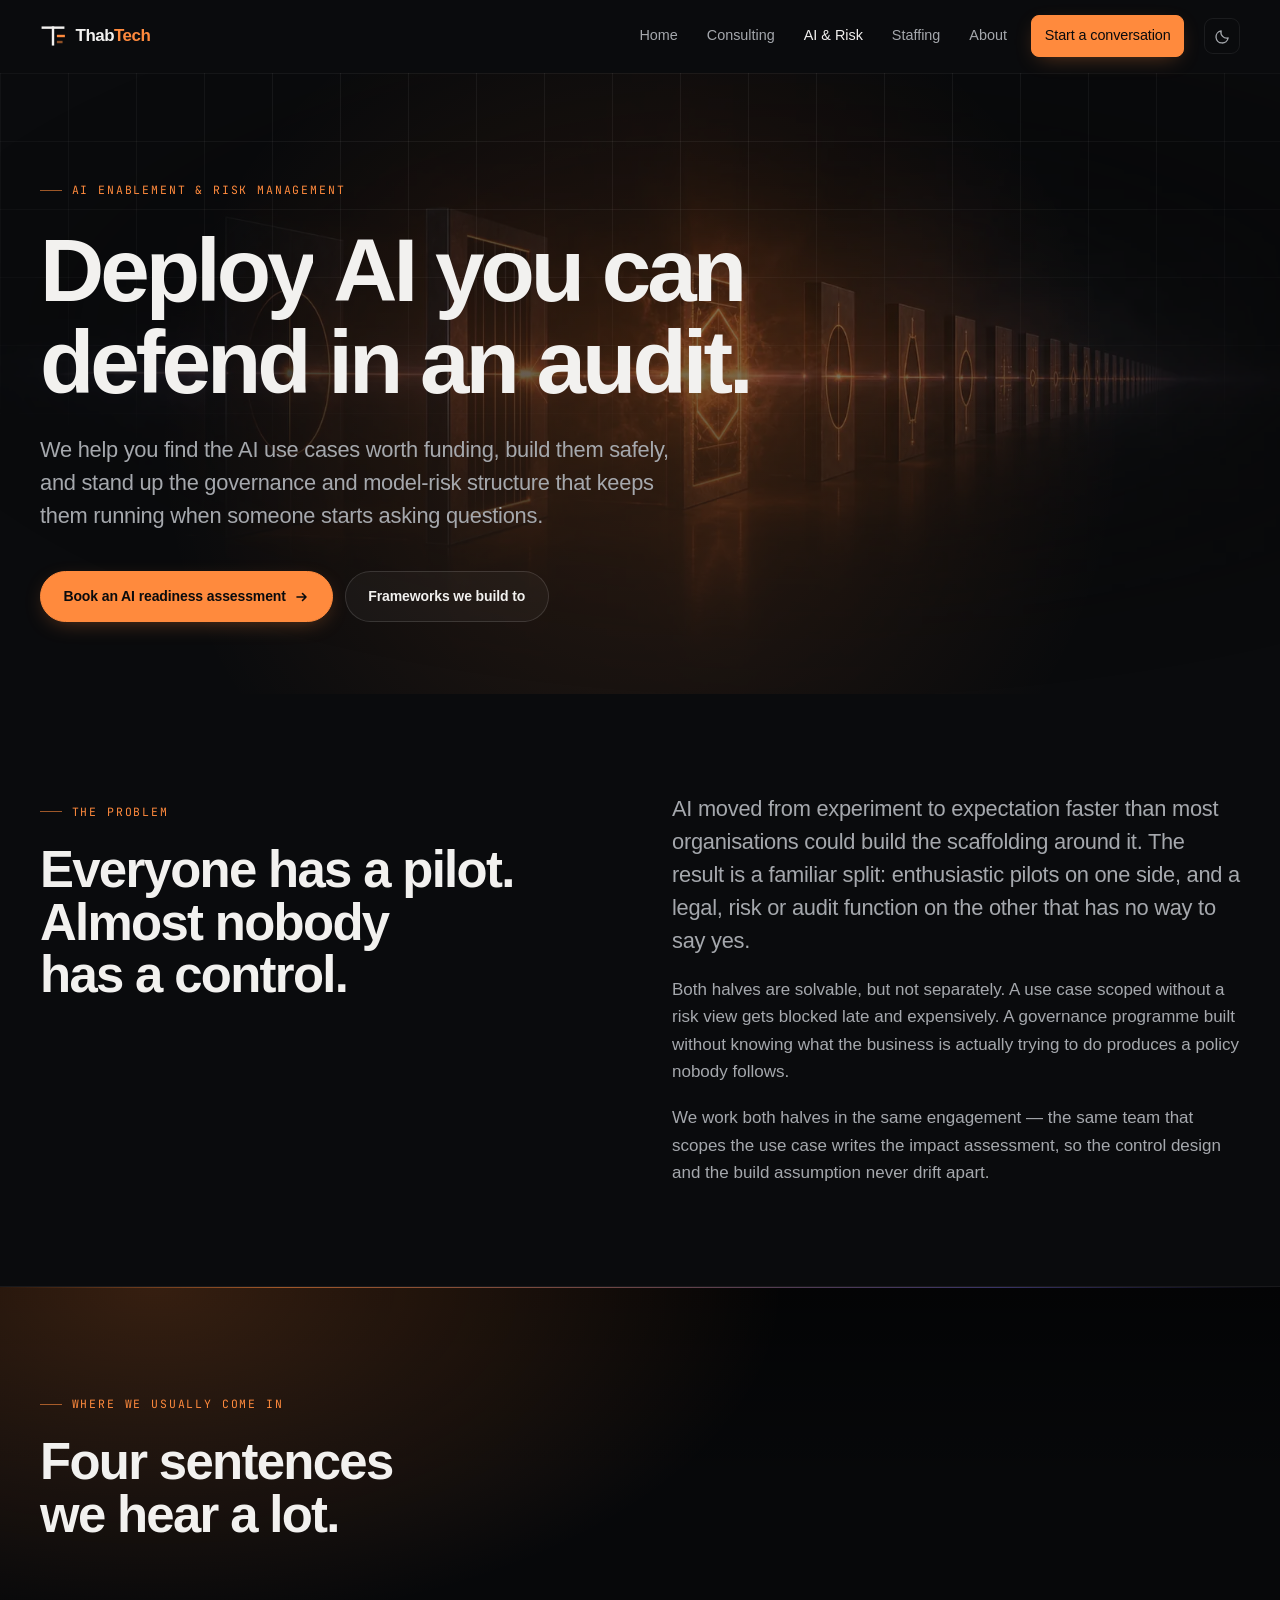
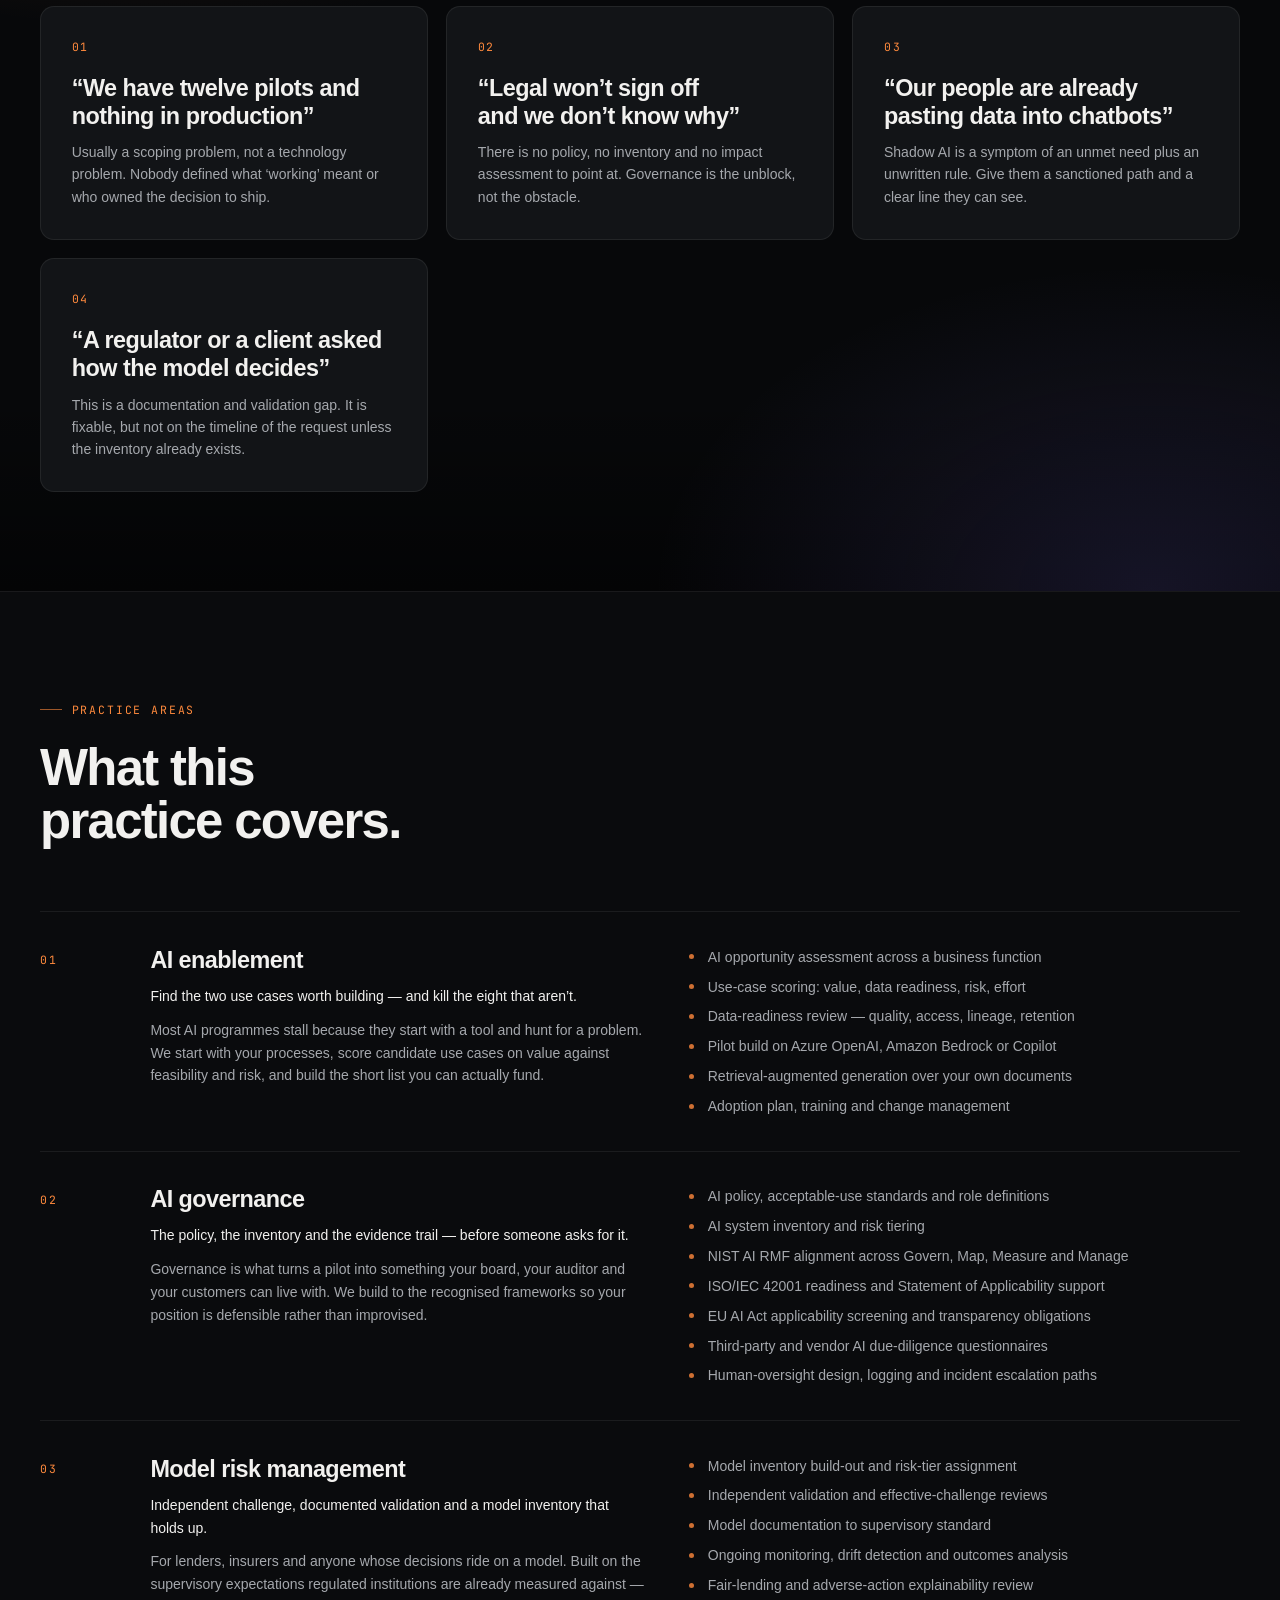
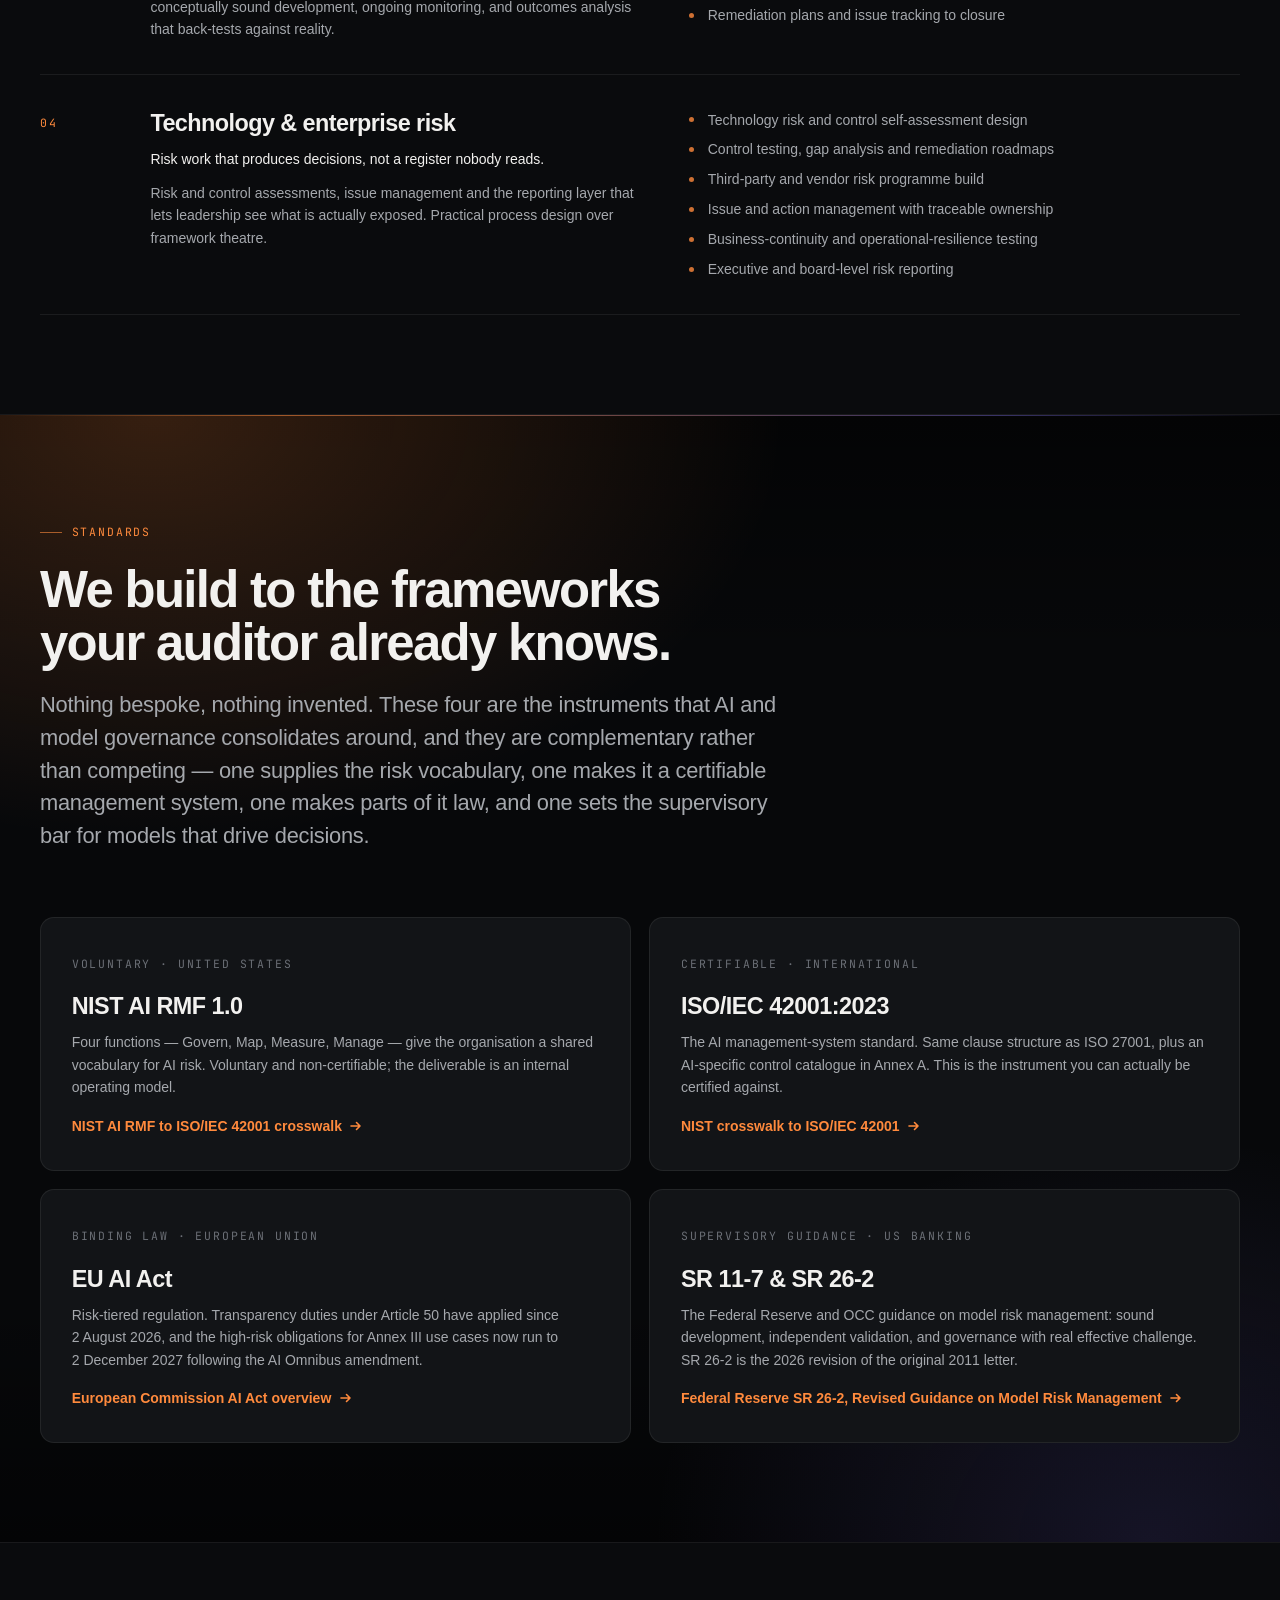
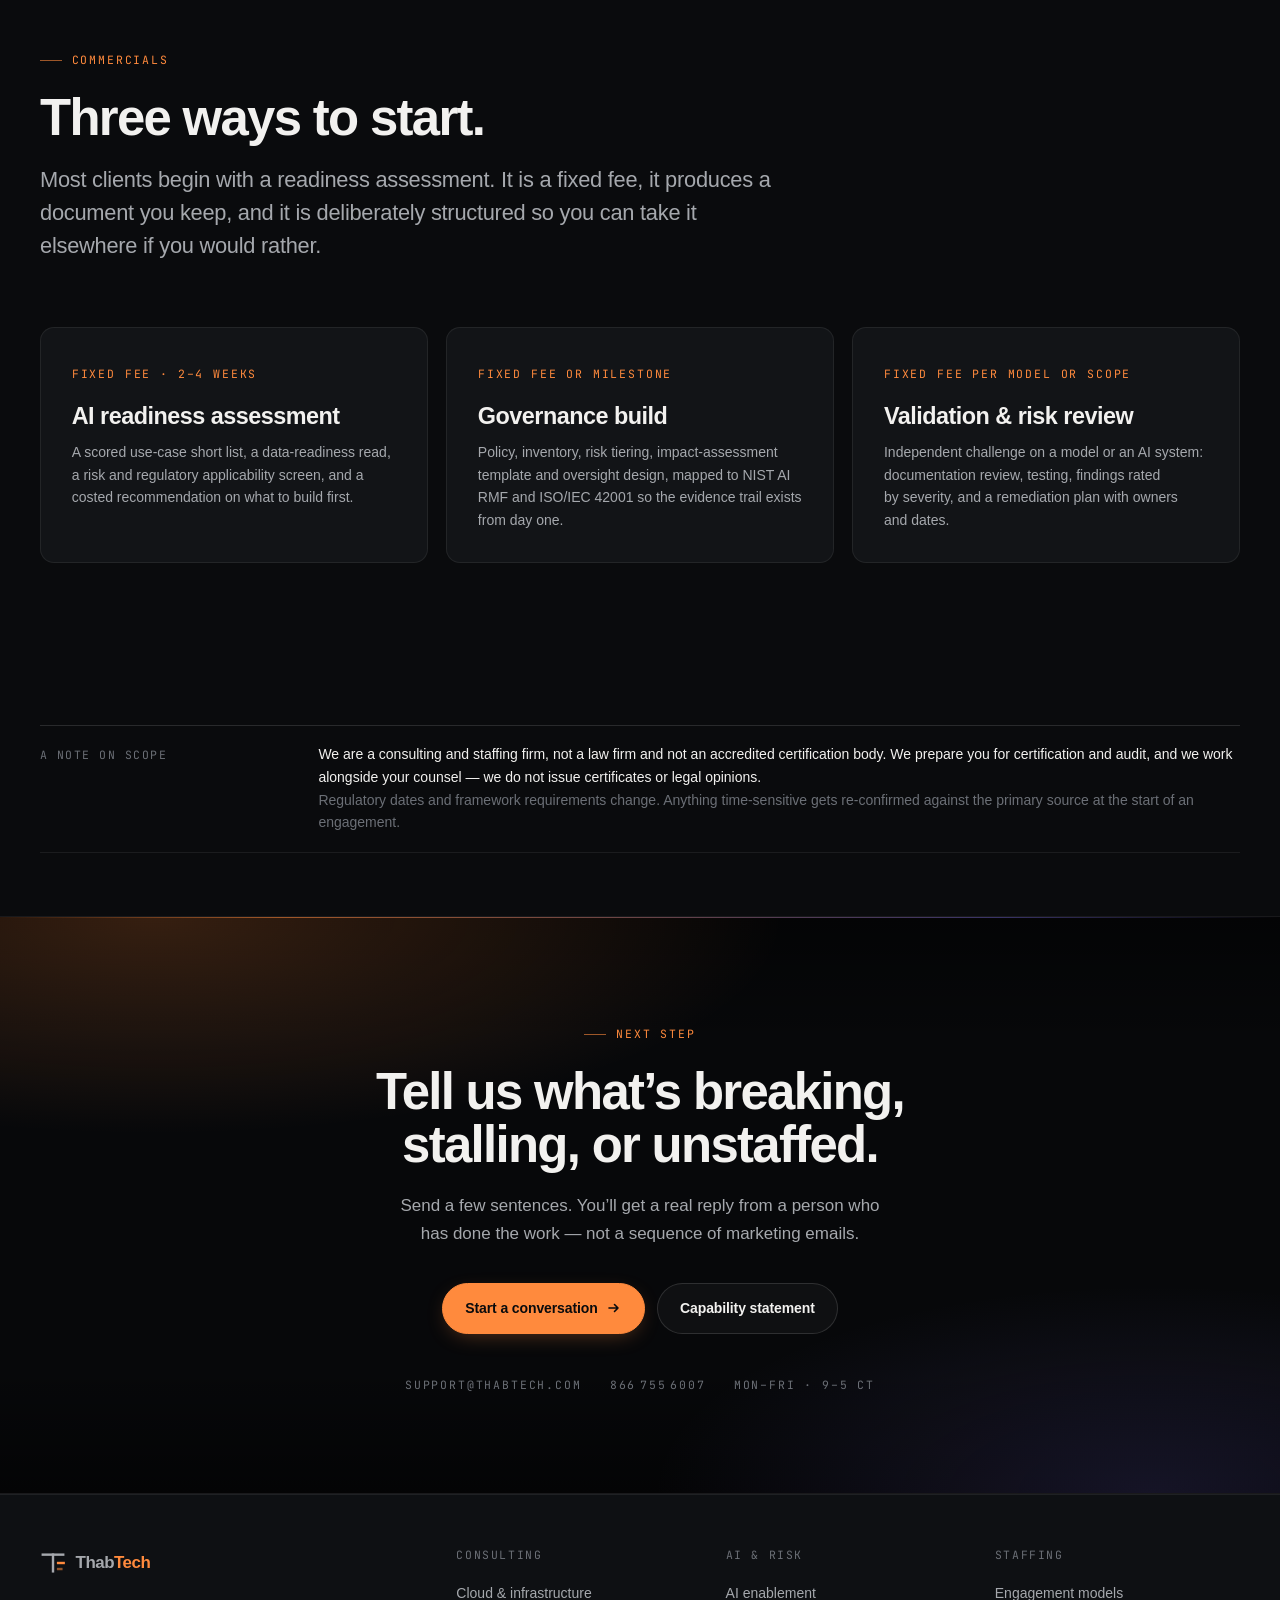
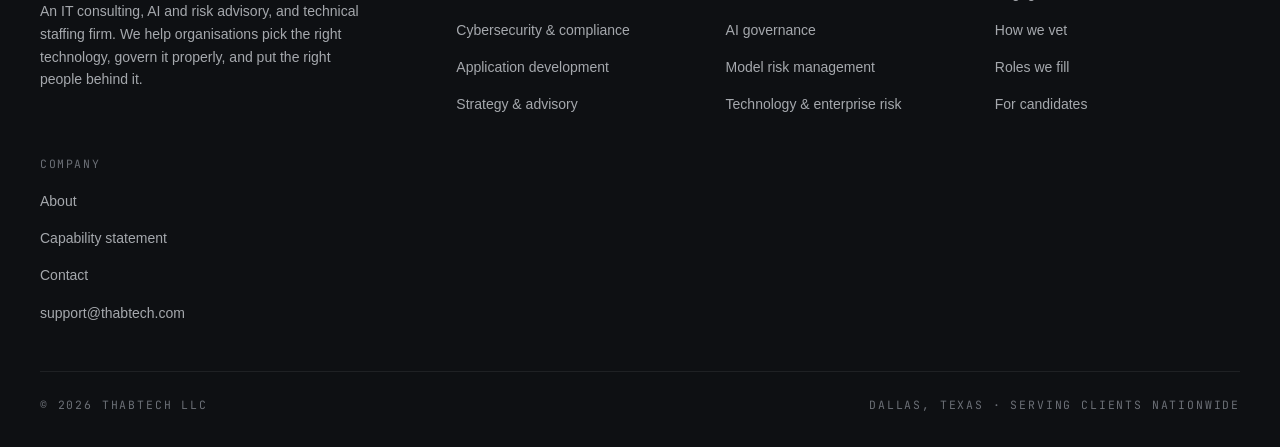
<file: ai.html>
<!DOCTYPE html>
<html lang="en" data-theme="dark">
<head>
<meta charset="utf-8">
<meta name="viewport" content="width=device-width, initial-scale=1">
<title>AI &amp; Risk Management — ThabTech</title>
<meta name="description" content="AI enablement, AI governance, model risk management and technology risk. Built to NIST AI RMF, ISO/IEC 42001, the EU AI Act and US model-risk supervisory guidance.">
<meta name="theme-color" content="#0A0B0D">
<meta property="og:title" content="AI &amp; Risk Management — ThabTech">
<meta property="og:description" content="AI enablement, AI governance, model risk management and technology risk. Built to NIST AI RMF, ISO/IEC 42001, the EU AI Act and US model-risk supervisory guidance.">
<meta property="og:type" content="website">
<link rel="icon" href="data:image/svg+xml,%3Csvg xmlns='http://www.w3.org/2000/svg' viewBox='0 0 28 28'%3E%3Crect width='28' height='28' fill='%230A0B0D'/%3E%3Cpath d='M4 6h20M14 6v17' stroke='%23F2F1EF' stroke-width='2.6'/%3E%3Cpath d='M18.5 14h6' stroke='%23FF8A3D' stroke-width='2.6'/%3E%3C/svg%3E">
<link rel="preconnect" href="https://api.fontshare.com" crossorigin>
<link rel="preconnect" href="https://fonts.gstatic.com" crossorigin>
<link rel="stylesheet" href="style.css">
<script>
  document.documentElement.classList.add('js');
  var m = document.cookie.match(/(?:^|; )tt-theme=(dark|light)/);
  if (m) document.documentElement.dataset.theme = m[1];
</script>
</head>
<body>
<a class="skip" href="#main">Skip to content</a>
<header class="hdr">
<div class="hdr__in">
  <a class="brand" href="index.html" aria-label="ThabTech home"><svg class="brand__mark" viewBox="0 0 28 28" fill="none" aria-hidden="true">
<path d="M3 5h22" stroke="currentColor" stroke-width="2.6" stroke-linecap="square"/>
<path d="M14 5v18" stroke="currentColor" stroke-width="2.6" stroke-linecap="square"/>
<path d="M19.5 14h6" stroke="#FF8A3D" stroke-width="2.6" stroke-linecap="square"/>
<path d="M19.5 20.5h3.5" stroke="#FF8A3D" stroke-width="2.6" stroke-linecap="square" opacity=".55"/>
</svg><span class="brand__txt">Thab<em>Tech</em></span></a>
  <nav class="nav" id="nav">
    <a href="index.html">Home</a><a href="services.html">Consulting</a><a href="ai.html" aria-current="page">AI &amp; Risk</a><a href="staffing.html">Staffing</a><a href="about.html">About</a>
    <a class="btn btn--primary btn--sm" href="contact.html">Start a conversation</a>
  </nav>
  <button class="icbtn" id="theme" type="button" aria-label="Toggle colour theme">
    <svg class="icbtn__moon" width="15" height="15" viewBox="0 0 16 16" fill="none" aria-hidden="true"><path d="M14 9.5A6.2 6.2 0 0 1 6.5 2a6.5 6.5 0 1 0 7.5 7.5Z" stroke="currentColor" stroke-width="1.4" stroke-linejoin="round"/></svg>
    <svg class="icbtn__sun" width="15" height="15" viewBox="0 0 16 16" fill="none" aria-hidden="true"><circle cx="8" cy="8" r="3.2" stroke="currentColor" stroke-width="1.4"/><path d="M8 1v1.6M8 13.4V15M1 8h1.6M13.4 8H15M3.2 3.2l1.1 1.1M11.7 11.7l1.1 1.1M12.8 3.2l-1.1 1.1M4.3 11.7l-1.1 1.1" stroke="currentColor" stroke-width="1.4" stroke-linecap="round"/></svg>
  </button>
  <button class="icbtn burger" id="burger" type="button" aria-label="Menu" aria-expanded="false" aria-controls="nav">
    <svg width="16" height="16" viewBox="0 0 16 16" fill="none" aria-hidden="true"><path d="M2 4.5h12M2 11.5h12" stroke="currentColor" stroke-width="1.6" stroke-linecap="round"/></svg>
  </button>
</div>
</header>
<main id="main">
<section class="hero field">
<div class="hero__art"><img src="assets/atmo-gates.webp" alt="" loading="eager" decoding="async"></div>
<div class="wrap">
  <div class="hero__tags"><span class="eyebrow">AI enablement &amp; risk management</span></div>
  <h1><span class="rv-word"><span style="--i:0">Deploy</span></span> <span class="rv-word"><span style="--i:1">AI</span></span> <span class="rv-word"><span style="--i:2">you</span></span> <span class="rv-word"><span style="--i:3">can</span></span> <span class="rv-word"><span style="--i:4">defend</span></span> <span class="rv-word"><span style="--i:5">in</span></span> <span class="rv-word"><span style="--i:6">an</span></span> <span class="rv-word"><span style="--i:7">audit.</span></span></h1>
  <p class="lead">We help you find the AI use cases worth funding, build them safely, and stand up the governance and model-risk structure that keeps them running when someone starts asking questions.</p>
  <div class="hero__cta"><a class="btn btn--primary" href="contact.html">Book an AI readiness assessment <svg width="14" height="14" viewBox="0 0 14 14" fill="none" aria-hidden="true"><path d="M2 7h9M7.5 3.5 11 7l-3.5 3.5" stroke="currentColor" stroke-width="1.6" stroke-linecap="round" stroke-linejoin="round"/></svg></a><a class="btn btn--ghost" href="#frameworks">Frameworks we build to</a></div>
</div>
</section>

<section class="sec">
<div class="wrap">
  <div class="grid g-2 rv-s" style="align-items:start;gap:clamp(2rem,5vw,4rem)">
    <div>
      <span class="eyebrow">The problem</span>
      <h2>Everyone has a pilot. Almost nobody has a control.</h2>
    </div>
    <div style="display:grid;gap:1.15rem">
      <p class="lead">AI moved from experiment to expectation faster than most organisations could build the scaffolding around it. The result is a familiar split: enthusiastic pilots on one side, and a legal, risk or audit function on the other that has no way to say yes.</p>
      <p>Both halves are solvable, but not separately. A use case scoped without a risk view gets blocked late and expensively. A governance programme built without knowing what the business is actually trying to do produces a policy nobody follows.</p>
      <p>We work both halves in the same engagement &mdash; the same team that scopes the use case writes the impact assessment, so the control design and the build assumption never drift apart.</p>
    </div>
  </div>
</div>
</section>

<section class="band sec">
<div class="wrap">
  <div class="head rv">
    <span class="eyebrow">Where we usually come in</span>
    <h2>Four sentences we hear a lot.</h2>
  </div>
  <div class="bento rv-s"><div class="card"><span class="card__n">01</span><h3>&ldquo;We have twelve pilots and nothing in production&rdquo;</h3><p>Usually a scoping problem, not a technology problem. Nobody defined what &lsquo;working&rsquo; meant or who owned the decision to ship.</p></div><div class="card"><span class="card__n">02</span><h3>&ldquo;Legal won&rsquo;t sign off and we don&rsquo;t know why&rdquo;</h3><p>There is no policy, no inventory and no impact assessment to point at. Governance is the unblock, not the obstacle.</p></div><div class="card"><span class="card__n">03</span><h3>&ldquo;Our people are already pasting data into chatbots&rdquo;</h3><p>Shadow AI is a symptom of an unmet need plus an unwritten rule. Give them a sanctioned path and a clear line they can see.</p></div><div class="card"><span class="card__n">04</span><h3>&ldquo;A regulator or a client asked how the model decides&rdquo;</h3><p>This is a documentation and validation gap. It is fixable, but not on the timeline of the request unless the inventory already exists.</p></div></div>
</div>
</section>

<section class="sec">
<div class="wrap">
  <div class="head rv">
    <span class="eyebrow">Practice areas</span>
    <h2>What this practice covers.</h2>
  </div>
  <div class="rows"><article class="row rv" id="enablement">
  <span class="row__n">01</span>
  <div>
    <h3>AI enablement</h3>
    <p style="margin-top:.7rem;color:var(--text)">Find the two use cases worth building &mdash; and kill the eight that aren&rsquo;t.</p>
    <p style="margin-top:.7rem">Most AI programmes stall because they start with a tool and hunt for a problem. We start with your processes, score candidate use cases on value against feasibility and risk, and build the short list you can actually fund.</p>
  </div>
  <ul class="pcard" style="border:0;background:none;padding:0;display:grid;gap:.45rem;list-style:none;margin:0"><li>AI opportunity assessment across a business function</li><li>Use-case scoring: value, data readiness, risk, effort</li><li>Data-readiness review &mdash; quality, access, lineage, retention</li><li>Pilot build on Azure OpenAI, Amazon Bedrock or Copilot</li><li>Retrieval-augmented generation over your own documents</li><li>Adoption plan, training and change management</li></ul>
</article><article class="row rv" id="governance">
  <span class="row__n">02</span>
  <div>
    <h3>AI governance</h3>
    <p style="margin-top:.7rem;color:var(--text)">The policy, the inventory and the evidence trail &mdash; before someone asks for it.</p>
    <p style="margin-top:.7rem">Governance is what turns a pilot into something your board, your auditor and your customers can live with. We build to the recognised frameworks so your position is defensible rather than improvised.</p>
  </div>
  <ul class="pcard" style="border:0;background:none;padding:0;display:grid;gap:.45rem;list-style:none;margin:0"><li>AI policy, acceptable-use standards and role definitions</li><li>AI system inventory and risk tiering</li><li>NIST AI RMF alignment across Govern, Map, Measure and Manage</li><li>ISO/IEC 42001 readiness and Statement of Applicability support</li><li>EU AI Act applicability screening and transparency obligations</li><li>Third-party and vendor AI due-diligence questionnaires</li><li>Human-oversight design, logging and incident escalation paths</li></ul>
</article><article class="row rv" id="model-risk">
  <span class="row__n">03</span>
  <div>
    <h3>Model risk management</h3>
    <p style="margin-top:.7rem;color:var(--text)">Independent challenge, documented validation and a model inventory that holds up.</p>
    <p style="margin-top:.7rem">For lenders, insurers and anyone whose decisions ride on a model. Built on the supervisory expectations regulated institutions are already measured against &mdash; conceptually sound development, ongoing monitoring, and outcomes analysis that back-tests against reality.</p>
  </div>
  <ul class="pcard" style="border:0;background:none;padding:0;display:grid;gap:.45rem;list-style:none;margin:0"><li>Model inventory build-out and risk-tier assignment</li><li>Independent validation and effective-challenge reviews</li><li>Model documentation to supervisory standard</li><li>Ongoing monitoring, drift detection and outcomes analysis</li><li>Fair-lending and adverse-action explainability review</li><li>Remediation plans and issue tracking to closure</li></ul>
</article><article class="row rv" id="enterprise-risk">
  <span class="row__n">04</span>
  <div>
    <h3>Technology &amp; enterprise risk</h3>
    <p style="margin-top:.7rem;color:var(--text)">Risk work that produces decisions, not a register nobody reads.</p>
    <p style="margin-top:.7rem">Risk and control assessments, issue management and the reporting layer that lets leadership see what is actually exposed. Practical process design over framework theatre.</p>
  </div>
  <ul class="pcard" style="border:0;background:none;padding:0;display:grid;gap:.45rem;list-style:none;margin:0"><li>Technology risk and control self-assessment design</li><li>Control testing, gap analysis and remediation roadmaps</li><li>Third-party and vendor risk programme build</li><li>Issue and action management with traceable ownership</li><li>Business-continuity and operational-resilience testing</li><li>Executive and board-level risk reporting</li></ul>
</article></div>
</div>
</section>

<section class="band sec" id="frameworks">
<div class="wrap">
  <div class="head head--wide rv">
    <span class="eyebrow">Standards</span>
    <h2>We build to the frameworks your auditor already knows.</h2>
    <p class="lead">Nothing bespoke, nothing invented. These four are the instruments that AI and model governance consolidates around, and they are complementary rather than competing &mdash; one supplies the risk vocabulary, one makes it a certifiable management system, one makes parts of it law, and one sets the supervisory bar for models that drive decisions.</p>
  </div>
  <div class="grid g-2 rv-s"><div class="card"><span class="mono">Voluntary &middot; United States</span>
<h3 style="margin-top:1rem">NIST AI RMF 1.0</h3>
<p style="margin-top:.7rem">Four functions &mdash; Govern, Map, Measure, Manage &mdash; give the organisation a shared vocabulary for AI risk. Voluntary and non-certifiable; the deliverable is an internal operating model.</p>
<a class="tlink" style="margin-top:1rem" href="https://airc.nist.gov/docs/NIST_AI_RMF_to_ISO_IEC_42001_Crosswalk.pdf" target="_blank" rel="noopener">NIST AI RMF to ISO/IEC 42001 crosswalk <svg width="14" height="14" viewBox="0 0 14 14" fill="none" aria-hidden="true"><path d="M2 7h9M7.5 3.5 11 7l-3.5 3.5" stroke="currentColor" stroke-width="1.6" stroke-linecap="round" stroke-linejoin="round"/></svg></a></div><div class="card"><span class="mono">Certifiable &middot; International</span>
<h3 style="margin-top:1rem">ISO/IEC 42001:2023</h3>
<p style="margin-top:.7rem">The AI management-system standard. Same clause structure as ISO 27001, plus an AI-specific control catalogue in Annex A. This is the instrument you can actually be certified against.</p>
<a class="tlink" style="margin-top:1rem" href="https://airc.nist.gov/docs/NIST_AI_RMF_to_ISO_IEC_42001_Crosswalk.pdf" target="_blank" rel="noopener">NIST crosswalk to ISO/IEC 42001 <svg width="14" height="14" viewBox="0 0 14 14" fill="none" aria-hidden="true"><path d="M2 7h9M7.5 3.5 11 7l-3.5 3.5" stroke="currentColor" stroke-width="1.6" stroke-linecap="round" stroke-linejoin="round"/></svg></a></div><div class="card"><span class="mono">Binding law &middot; European Union</span>
<h3 style="margin-top:1rem">EU AI Act</h3>
<p style="margin-top:.7rem">Risk-tiered regulation. Transparency duties under Article&nbsp;50 have applied since 2&nbsp;August&nbsp;2026, and the high-risk obligations for Annex&nbsp;III use cases now run to 2&nbsp;December&nbsp;2027 following the AI Omnibus amendment.</p>
<a class="tlink" style="margin-top:1rem" href="https://digital-strategy.ec.europa.eu/en/policies/regulatory-framework-ai" target="_blank" rel="noopener">European Commission AI Act overview <svg width="14" height="14" viewBox="0 0 14 14" fill="none" aria-hidden="true"><path d="M2 7h9M7.5 3.5 11 7l-3.5 3.5" stroke="currentColor" stroke-width="1.6" stroke-linecap="round" stroke-linejoin="round"/></svg></a></div><div class="card"><span class="mono">Supervisory guidance &middot; US banking</span>
<h3 style="margin-top:1rem">SR 11-7 &amp; SR 26-2</h3>
<p style="margin-top:.7rem">The Federal Reserve and OCC guidance on model risk management: sound development, independent validation, and governance with real effective challenge. SR&nbsp;26-2 is the 2026 revision of the original 2011 letter.</p>
<a class="tlink" style="margin-top:1rem" href="https://www.federalreserve.gov/supervisionreg/srletters/SR2602.pdf" target="_blank" rel="noopener">Federal Reserve SR 26-2, Revised Guidance on Model Risk Management <svg width="14" height="14" viewBox="0 0 14 14" fill="none" aria-hidden="true"><path d="M2 7h9M7.5 3.5 11 7l-3.5 3.5" stroke="currentColor" stroke-width="1.6" stroke-linecap="round" stroke-linejoin="round"/></svg></a></div></div>
</div>
</section>

<section class="sec">
<div class="wrap">
  <div class="head head--wide rv">
    <span class="eyebrow">Commercials</span>
    <h2>Three ways to start.</h2>
    <p class="lead">Most clients begin with a readiness assessment. It is a fixed fee, it produces a document you keep, and it is deliberately structured so you can take it elsewhere if you would rather.</p>
  </div>
  <div class="grid g-3 rv-s"><div class="card"><span class="mono" style="color:var(--ember)">Fixed fee &middot; 2&ndash;4 weeks</span>
<h3 style="margin-top:1rem">AI readiness assessment</h3><p style="margin-top:.6rem">A scored use-case short list, a data-readiness read, a risk and regulatory applicability screen, and a costed recommendation on what to build first.</p></div><div class="card"><span class="mono" style="color:var(--ember)">Fixed fee or milestone</span>
<h3 style="margin-top:1rem">Governance build</h3><p style="margin-top:.6rem">Policy, inventory, risk tiering, impact-assessment template and oversight design, mapped to NIST AI RMF and ISO/IEC 42001 so the evidence trail exists from day one.</p></div><div class="card"><span class="mono" style="color:var(--ember)">Fixed fee per model or scope</span>
<h3 style="margin-top:1rem">Validation &amp; risk review</h3><p style="margin-top:.6rem">Independent challenge on a model or an AI system: documentation review, testing, findings rated by severity, and a remediation plan with owners and dates.</p></div></div>
</div>
</section>

<section class="sec sec--tight">
<div class="wrap">
  <div class="spec rv">
    <div class="spec__r"><div class="spec__k">A note on scope</div><div class="spec__v">We are a consulting and staffing firm, not a law firm and not an accredited certification body. We prepare you for certification and audit, and we work alongside your counsel &mdash; we do not issue certificates or legal opinions.<br><span class="muted">Regulatory dates and framework requirements change. Anything time-sensitive gets re-confirmed against the primary source at the start of an engagement.</span></div></div>
  </div>
</div>
</section>

<section class="band sec">
<div class="wrap cta rv">
  <span class="eyebrow">Next step</span>
  <h2>Tell us what&rsquo;s breaking, stalling, or unstaffed.</h2>
  <p>Send a few sentences. You&rsquo;ll get a real reply from a person who has done the work &mdash; not a sequence of marketing emails.</p>
  <div class="cta__btns">
    <a class="btn btn--primary" href="contact.html">Start a conversation <svg width="14" height="14" viewBox="0 0 14 14" fill="none" aria-hidden="true"><path d="M2 7h9M7.5 3.5 11 7l-3.5 3.5" stroke="currentColor" stroke-width="1.6" stroke-linecap="round" stroke-linejoin="round"/></svg></a>
    <a class="btn btn--ghost" href="about.html#capability">Capability statement</a>
  </div>
  <div class="cta__meta">
    <span class="mono">support@thabtech.com</span>
    <span class="mono">866&thinsp;755&thinsp;6007</span>
    <span class="mono">Mon&ndash;Fri&nbsp;&middot;&nbsp;9&ndash;5&nbsp;CT</span>
  </div>
</div>
</section>
</main>
<footer class="ftr">
<div class="wrap">
  <div class="ftr__top">
    <div class="ftr__bl">
      <a class="brand" href="index.html" aria-label="ThabTech home"><svg class="brand__mark" viewBox="0 0 28 28" fill="none" aria-hidden="true">
<path d="M3 5h22" stroke="currentColor" stroke-width="2.6" stroke-linecap="square"/>
<path d="M14 5v18" stroke="currentColor" stroke-width="2.6" stroke-linecap="square"/>
<path d="M19.5 14h6" stroke="#FF8A3D" stroke-width="2.6" stroke-linecap="square"/>
<path d="M19.5 20.5h3.5" stroke="#FF8A3D" stroke-width="2.6" stroke-linecap="square" opacity=".55"/>
</svg><span class="brand__txt">Thab<em>Tech</em></span></a>
      <p>An IT consulting, AI and risk advisory, and technical staffing firm. We help organisations pick the right technology, govern it properly, and put the right people behind it.</p>
    </div>
    <div>
      <h4>Consulting</h4>
      <ul>
        <li><a href="services.html#cloud">Cloud &amp; infrastructure</a></li>
        <li><a href="services.html#security">Cybersecurity &amp; compliance</a></li>
        <li><a href="services.html#apps">Application development</a></li>
        <li><a href="services.html#advisory">Strategy &amp; advisory</a></li>
      </ul>
    </div>
    <div>
      <h4>AI &amp; risk</h4>
      <ul>
        <li><a href="ai.html#enablement">AI enablement</a></li>
        <li><a href="ai.html#governance">AI governance</a></li>
        <li><a href="ai.html#model-risk">Model risk management</a></li>
        <li><a href="ai.html#enterprise-risk">Technology &amp; enterprise risk</a></li>
      </ul>
    </div>
    <div>
      <h4>Staffing</h4>
      <ul>
        <li><a href="staffing.html#models">Engagement models</a></li>
        <li><a href="staffing.html#vetting">How we vet</a></li>
        <li><a href="staffing.html#roles">Roles we fill</a></li>
        <li><a href="staffing.html#candidates">For candidates</a></li>
      </ul>
    </div>
    <div>
      <h4>Company</h4>
      <ul>
        <li><a href="about.html">About</a></li>
        <li><a href="about.html#capability">Capability statement</a></li>
        <li><a href="contact.html">Contact</a></li>
        <li><a href="mailto:support@thabtech.com">support@thabtech.com</a></li>
      </ul>
    </div>
  </div>
  <div class="ftr__bot">
    <span class="mono">&copy; 2026 ThabTech LLC</span>
    <span class="mono">Dallas, Texas &middot; Serving clients nationwide</span>
  </div>
</div>
</footer>
<script>
(function () {
  var doc = document.documentElement;

  /* theme */
  var tbtn = document.getElementById('theme');
  tbtn && tbtn.addEventListener('click', function () {
    var next = doc.dataset.theme === 'light' ? 'dark' : 'light';
    doc.dataset.theme = next;
    document.cookie = 'tt-theme=' + next + ';path=/;max-age=31536000;SameSite=Lax';
  });

  /* mobile nav */
  var burger = document.getElementById('burger'), nav = document.getElementById('nav');
  burger && burger.addEventListener('click', function () {
    var open = nav.classList.toggle('open');
    burger.setAttribute('aria-expanded', open ? 'true' : 'false');
  });
  nav && nav.addEventListener('click', function (e) {
    if (e.target.tagName === 'A') { nav.classList.remove('open'); burger.setAttribute('aria-expanded', 'false'); }
  });

  /* sticky header state */
  var hdr = document.querySelector('.hdr');
  var onScroll = function () { hdr.classList.toggle('stuck', window.scrollY > 8); };
  onScroll();
  window.addEventListener('scroll', onScroll, { passive: true });

  /* scroll reveals */
  var targets = document.querySelectorAll('.rv, .rv-s, .steps');
  if ('IntersectionObserver' in window) {
    var io = new IntersectionObserver(function (entries) {
      entries.forEach(function (en) {
        if (en.isIntersecting) { en.target.classList.add('in'); io.unobserve(en.target); }
      });
    }, { rootMargin: '0px 0px -8% 0px', threshold: 0.06 });
    targets.forEach(function (t) { io.observe(t); });
  } else {
    targets.forEach(function (t) { t.classList.add('in'); });
  }

  /* count-up on stat values */
  var stats = document.querySelectorAll('[data-count]');
  if (stats.length && 'IntersectionObserver' in window && !matchMedia('(prefers-reduced-motion: reduce)').matches) {
    var so = new IntersectionObserver(function (entries) {
      entries.forEach(function (en) {
        if (!en.isIntersecting) return;
        var el = en.target, end = parseFloat(el.dataset.count), suffix = el.dataset.suffix || '';
        var t0 = null, dur = 900;
        var tick = function (ts) {
          if (!t0) t0 = ts;
          var p = Math.min((ts - t0) / dur, 1);
          var eased = 1 - Math.pow(1 - p, 3);
          el.textContent = Math.round(end * eased) + suffix;
          if (p < 1) requestAnimationFrame(tick);
        };
        requestAnimationFrame(tick);
        so.unobserve(el);
      });
    }, { threshold: 0.4 });
    stats.forEach(function (s) { so.observe(s); });
  }

  /* cursor spotlight on cards */
  if (matchMedia('(hover: hover) and (min-width: 900px)').matches) {
    document.querySelectorAll('.card').forEach(function (c) {
      c.addEventListener('pointermove', function (e) {
        var r = c.getBoundingClientRect();
        c.style.setProperty('--mx', (e.clientX - r.left) + 'px');
        c.style.setProperty('--my', (e.clientY - r.top) + 'px');
      });
    });
  }

  /* contact form: async submit, inline status, no page navigation.
     Falls back to a normal POST if fetch is unavailable. */
  var cf = document.getElementById('cform');
  if (cf && window.fetch) {
    var note = document.getElementById('fnote');
    var btn = cf.querySelector('button[type=submit]');
    var idle = note ? note.textContent : '';
    var fellBack = false;
    cf.addEventListener('submit', function (e) {
      e.preventDefault();
      if (!cf.checkValidity()) {
        cf.reportValidity();
        return;
      }
      note.className = 'note';
      note.textContent = 'Sending…';
      btn.disabled = true;
      var fd = new FormData(cf);
      var payload = {};
      fd.forEach(function (v, k) { payload[k] = v; });
      fetch(cf.action, {
        method: 'POST',
        headers: { 'Content-Type': 'application/json', Accept: 'application/json' },
        body: JSON.stringify(payload)
      }).then(function (r) {
        return r.json().then(function (d) { return { ok: r.ok, d: d }; });
      }).then(function (res) {
        if (res.ok && res.d && res.d.success) {
          cf.reset();
          note.className = 'note note--ok';
          note.textContent = 'Thank you — your message is in. You’ll hear back from a person, normally within one business day.';
        } else {
          throw new Error((res.d && res.d.message) || 'send failed');
        }
      }).catch(function () {
        /* The async path can be blocked by CORS or a network policy. A native
           form POST is a navigation, so it is not subject to CORS — fall back
           to it so a lead is never silently lost. */
        if (!fellBack) {
          fellBack = true;
          note.textContent = 'Sending…';
          var rd = cf.querySelector('input[name=redirect]');
          if (rd) rd.value = new URL('thanks.html', location.href).href;
          HTMLFormElement.prototype.submit.call(cf);
          return;
        }
        note.className = 'note note--err';
        note.innerHTML = 'That didn’t send. Please email <a href="mailto:support@thabtech.com">support@thabtech.com</a> or call <a href="tel:+18667556007">866 755 6007</a>.';
      }).then(function () {
        btn.disabled = false;
        setTimeout(function () {
          if (note.className === 'note note--ok') { note.className = 'note'; note.textContent = idle; }
        }, 12000);
      });
    });
  }
})();
</script>
</body>
</html>
</file>
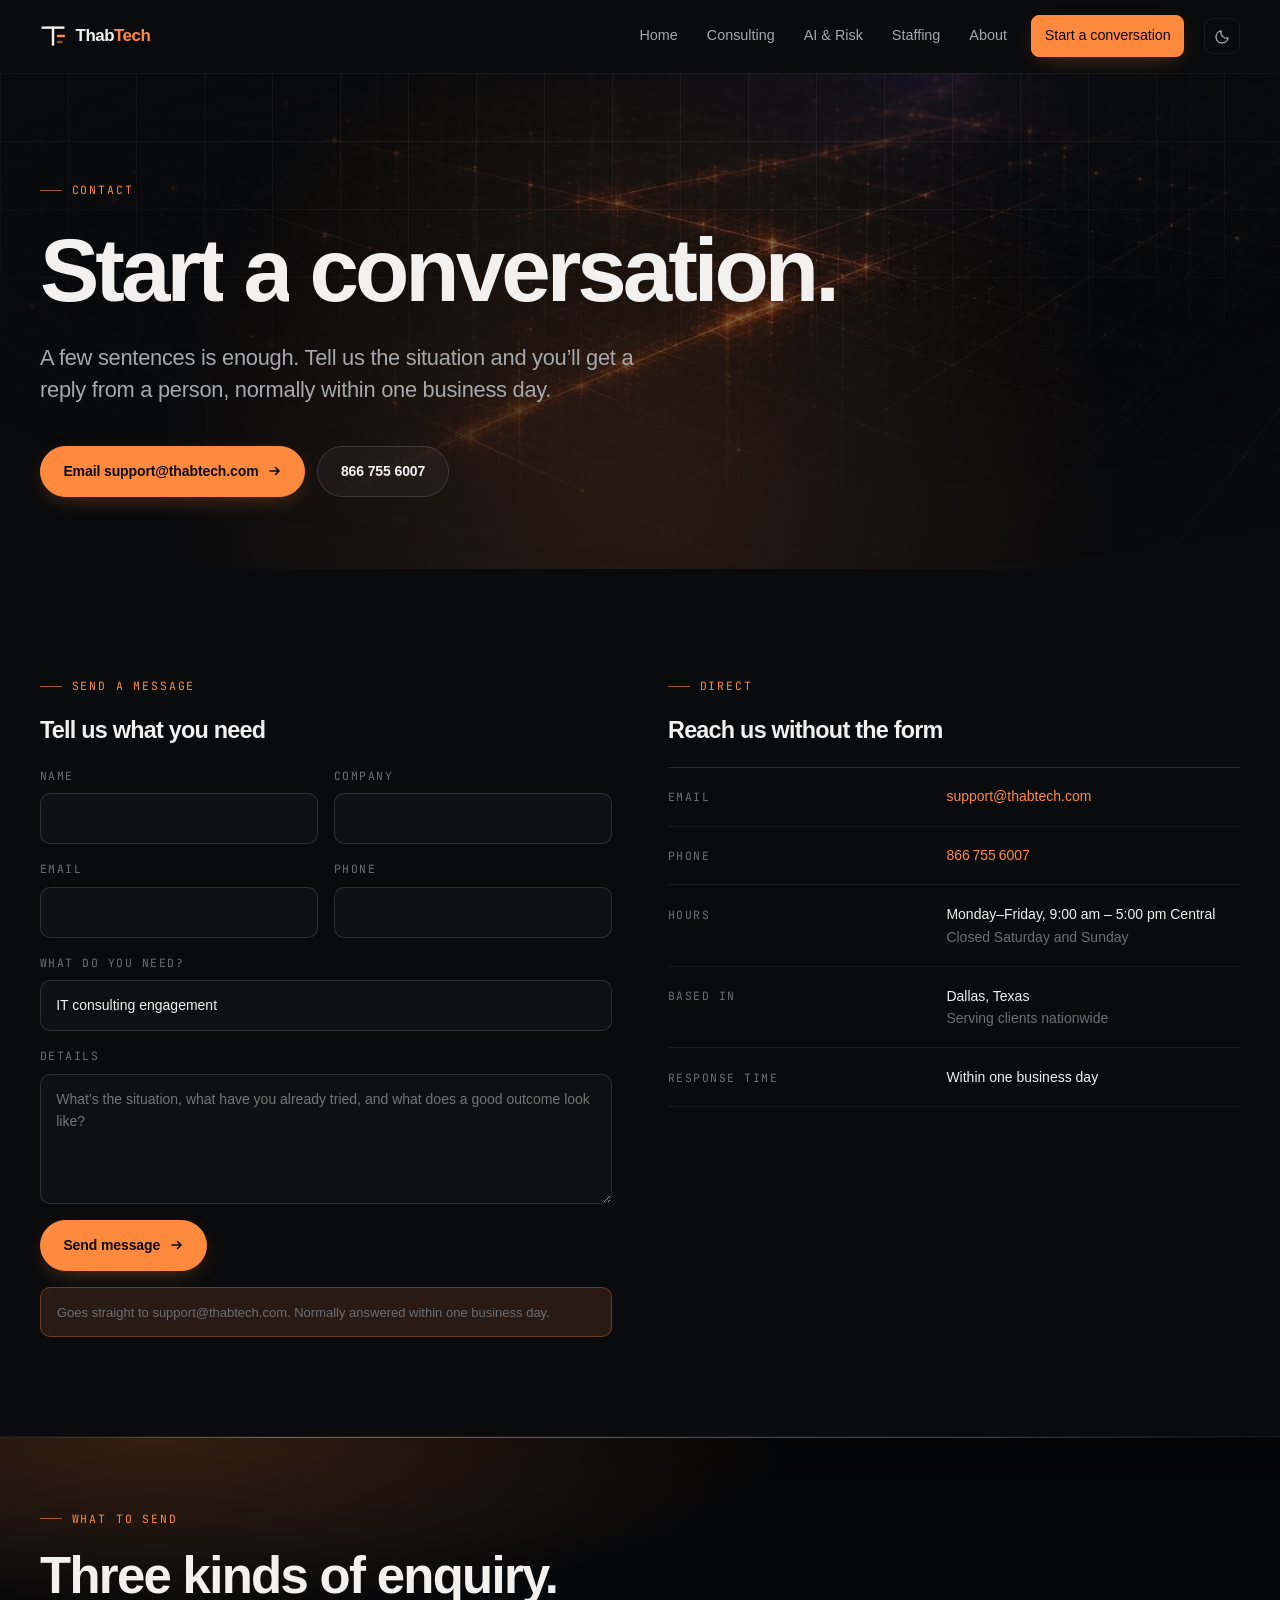
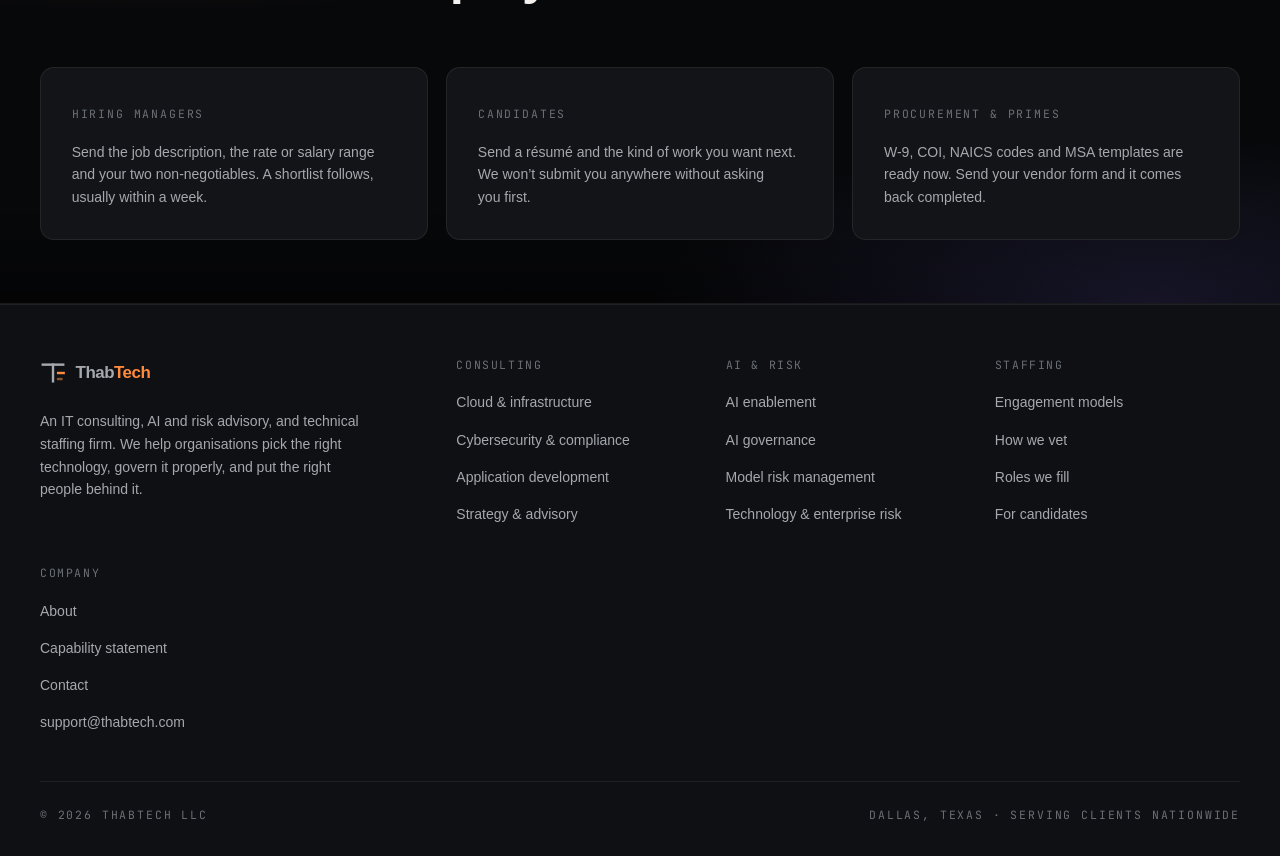
<file: contact.html>
<!DOCTYPE html>
<html lang="en" data-theme="dark">
<head>
<meta charset="utf-8">
<meta name="viewport" content="width=device-width, initial-scale=1">
<title>Contact — ThabTech</title>
<meta name="description" content="Contact ThabTech LLC for IT consulting, technical staffing, or vendor documentation. support@thabtech.com — 866 755 6007.">
<meta name="theme-color" content="#0A0B0D">
<meta property="og:title" content="Contact — ThabTech">
<meta property="og:description" content="Contact ThabTech LLC for IT consulting, technical staffing, or vendor documentation. support@thabtech.com — 866 755 6007.">
<meta property="og:type" content="website">
<link rel="icon" href="data:image/svg+xml,%3Csvg xmlns='http://www.w3.org/2000/svg' viewBox='0 0 28 28'%3E%3Crect width='28' height='28' fill='%230A0B0D'/%3E%3Cpath d='M4 6h20M14 6v17' stroke='%23F2F1EF' stroke-width='2.6'/%3E%3Cpath d='M18.5 14h6' stroke='%23FF8A3D' stroke-width='2.6'/%3E%3C/svg%3E">
<link rel="preconnect" href="https://api.fontshare.com" crossorigin>
<link rel="preconnect" href="https://fonts.gstatic.com" crossorigin>
<link rel="stylesheet" href="style.css">
<script>
  document.documentElement.classList.add('js');
  var m = document.cookie.match(/(?:^|; )tt-theme=(dark|light)/);
  if (m) document.documentElement.dataset.theme = m[1];
</script>
</head>
<body>
<a class="skip" href="#main">Skip to content</a>
<header class="hdr">
<div class="hdr__in">
  <a class="brand" href="index.html" aria-label="ThabTech home"><svg class="brand__mark" viewBox="0 0 28 28" fill="none" aria-hidden="true">
<path d="M3 5h22" stroke="currentColor" stroke-width="2.6" stroke-linecap="square"/>
<path d="M14 5v18" stroke="currentColor" stroke-width="2.6" stroke-linecap="square"/>
<path d="M19.5 14h6" stroke="#FF8A3D" stroke-width="2.6" stroke-linecap="square"/>
<path d="M19.5 20.5h3.5" stroke="#FF8A3D" stroke-width="2.6" stroke-linecap="square" opacity=".55"/>
</svg><span class="brand__txt">Thab<em>Tech</em></span></a>
  <nav class="nav" id="nav">
    <a href="index.html">Home</a><a href="services.html">Consulting</a><a href="ai.html">AI &amp; Risk</a><a href="staffing.html">Staffing</a><a href="about.html">About</a>
    <a class="btn btn--primary btn--sm" href="contact.html">Start a conversation</a>
  </nav>
  <button class="icbtn" id="theme" type="button" aria-label="Toggle colour theme">
    <svg class="icbtn__moon" width="15" height="15" viewBox="0 0 16 16" fill="none" aria-hidden="true"><path d="M14 9.5A6.2 6.2 0 0 1 6.5 2a6.5 6.5 0 1 0 7.5 7.5Z" stroke="currentColor" stroke-width="1.4" stroke-linejoin="round"/></svg>
    <svg class="icbtn__sun" width="15" height="15" viewBox="0 0 16 16" fill="none" aria-hidden="true"><circle cx="8" cy="8" r="3.2" stroke="currentColor" stroke-width="1.4"/><path d="M8 1v1.6M8 13.4V15M1 8h1.6M13.4 8H15M3.2 3.2l1.1 1.1M11.7 11.7l1.1 1.1M12.8 3.2l-1.1 1.1M4.3 11.7l-1.1 1.1" stroke="currentColor" stroke-width="1.4" stroke-linecap="round"/></svg>
  </button>
  <button class="icbtn burger" id="burger" type="button" aria-label="Menu" aria-expanded="false" aria-controls="nav">
    <svg width="16" height="16" viewBox="0 0 16 16" fill="none" aria-hidden="true"><path d="M2 4.5h12M2 11.5h12" stroke="currentColor" stroke-width="1.6" stroke-linecap="round"/></svg>
  </button>
</div>
</header>
<main id="main">
<section class="hero field">
<div class="hero__art"><img src="assets/atmo-lattice.webp" alt="" loading="eager" decoding="async"></div>
<div class="wrap">
  <div class="hero__tags"><span class="eyebrow">Contact</span></div>
  <h1><span class="rv-word"><span style="--i:0">Start</span></span> <span class="rv-word"><span style="--i:1">a</span></span> <span class="rv-word"><span style="--i:2">conversation.</span></span></h1>
  <p class="lead">A few sentences is enough. Tell us the situation and you&rsquo;ll get a reply from a person, normally within one business day.</p>
  <div class="hero__cta"><a class="btn btn--primary" href="mailto:support@thabtech.com">Email support@thabtech.com <svg width="14" height="14" viewBox="0 0 14 14" fill="none" aria-hidden="true"><path d="M2 7h9M7.5 3.5 11 7l-3.5 3.5" stroke="currentColor" stroke-width="1.6" stroke-linecap="round" stroke-linejoin="round"/></svg></a><a class="btn btn--ghost" href="tel:+18667556007">866 755 6007</a></div>
</div>
</section>

<section class="sec">
<div class="wrap">
  <div class="grid g-2 rv-s" style="align-items:start;gap:clamp(2rem,5vw,3.5rem)">
    <div>
      <span class="eyebrow">Send a message</span>
      <h2 style="font-size:var(--t-h3);margin-bottom:1.5rem">Tell us what you need</h2>
      <form class="form" id="cform" action="https://api.web3forms.com/submit" method="POST" novalidate>
        <input type="hidden" name="access_key" value="b04ff402-beef-4e8c-a446-a04b5f6819b1">
        <input type="hidden" name="subject" value="New enquiry from thabtech.com">
        <input type="hidden" name="from_name" value="ThabTech website">
        <input type="checkbox" name="botcheck" class="hp" tabindex="-1" aria-hidden="true">
        <div class="f-row">
          <label class="field-l"><span>Name</span><input type="text" name="name" autocomplete="name" required></label>
          <label class="field-l"><span>Company</span><input type="text" name="company" autocomplete="organization"></label>
        </div>
        <div class="f-row">
          <label class="field-l"><span>Email</span><input type="email" name="email" autocomplete="email" required></label>
          <label class="field-l"><span>Phone</span><input type="tel" name="phone" autocomplete="tel"></label>
        </div>
        <label class="field-l"><span>What do you need?</span><select name="topic"><option>IT consulting engagement</option><option>AI enablement or AI governance</option><option>Model risk / technology risk review</option><option>Technical staffing &mdash; contract</option><option>Technical staffing &mdash; direct hire</option><option>I&rsquo;m a candidate looking for work</option><option>Vendor onboarding / documentation request</option><option>Something else</option></select></label>
        <label class="field-l"><span>Details</span><textarea name="message" placeholder="What&rsquo;s the situation, what have you already tried, and what does a good outcome look like?" required></textarea></label>
        <button class="btn btn--primary" type="submit" style="justify-self:start">Send message <svg width="14" height="14" viewBox="0 0 14 14" fill="none" aria-hidden="true"><path d="M2 7h9M7.5 3.5 11 7l-3.5 3.5" stroke="currentColor" stroke-width="1.6" stroke-linecap="round" stroke-linejoin="round"/></svg></button>
        <p class="note" id="fnote" role="status" aria-live="polite">Goes straight to support@thabtech.com. Normally answered within one business day.</p>
      </form>
    </div>
    <div>
      <span class="eyebrow">Direct</span>
      <h2 style="font-size:var(--t-h3);margin-bottom:1.5rem">Reach us without the form</h2>
      <div class="spec">
        <div class="spec__r"><div class="spec__k">Email</div><div class="spec__v"><a href="mailto:support@thabtech.com" style="color:var(--ember)">support@thabtech.com</a></div></div>
        <div class="spec__r"><div class="spec__k">Phone</div><div class="spec__v"><a href="tel:+18667556007" style="color:var(--ember)">866&thinsp;755&thinsp;6007</a></div></div>
        <div class="spec__r"><div class="spec__k">Hours</div><div class="spec__v">Monday&ndash;Friday, 9:00&nbsp;am &ndash; 5:00&nbsp;pm Central<br><span class="muted">Closed Saturday and Sunday</span></div></div>
        <div class="spec__r"><div class="spec__k">Based in</div><div class="spec__v">Dallas, Texas<br><span class="muted">Serving clients nationwide</span></div></div>
        <div class="spec__r"><div class="spec__k">Response time</div><div class="spec__v">Within one business day</div></div>
      </div>
    </div>
  </div>
</div>
</section>

<section class="band sec sec--tight">
<div class="wrap">
  <div class="head rv"><span class="eyebrow">What to send</span><h2 style="font-size:var(--t-h2)">Three kinds of enquiry.</h2></div>
  <div class="grid g-3 rv-s"><div class="card"><span class="mono">Hiring managers</span><p style="margin-top:.9rem">Send the job description, the rate or salary range and your two non-negotiables. A shortlist follows, usually within a week.</p></div><div class="card"><span class="mono">Candidates</span><p style="margin-top:.9rem">Send a résumé and the kind of work you want next. We won&rsquo;t submit you anywhere without asking you first.</p></div><div class="card"><span class="mono">Procurement &amp; primes</span><p style="margin-top:.9rem">W-9, COI, NAICS codes and MSA templates are ready now. Send your vendor form and it comes back completed.</p></div></div>
</div>
</section>
</main>
<footer class="ftr">
<div class="wrap">
  <div class="ftr__top">
    <div class="ftr__bl">
      <a class="brand" href="index.html" aria-label="ThabTech home"><svg class="brand__mark" viewBox="0 0 28 28" fill="none" aria-hidden="true">
<path d="M3 5h22" stroke="currentColor" stroke-width="2.6" stroke-linecap="square"/>
<path d="M14 5v18" stroke="currentColor" stroke-width="2.6" stroke-linecap="square"/>
<path d="M19.5 14h6" stroke="#FF8A3D" stroke-width="2.6" stroke-linecap="square"/>
<path d="M19.5 20.5h3.5" stroke="#FF8A3D" stroke-width="2.6" stroke-linecap="square" opacity=".55"/>
</svg><span class="brand__txt">Thab<em>Tech</em></span></a>
      <p>An IT consulting, AI and risk advisory, and technical staffing firm. We help organisations pick the right technology, govern it properly, and put the right people behind it.</p>
    </div>
    <div>
      <h4>Consulting</h4>
      <ul>
        <li><a href="services.html#cloud">Cloud &amp; infrastructure</a></li>
        <li><a href="services.html#security">Cybersecurity &amp; compliance</a></li>
        <li><a href="services.html#apps">Application development</a></li>
        <li><a href="services.html#advisory">Strategy &amp; advisory</a></li>
      </ul>
    </div>
    <div>
      <h4>AI &amp; risk</h4>
      <ul>
        <li><a href="ai.html#enablement">AI enablement</a></li>
        <li><a href="ai.html#governance">AI governance</a></li>
        <li><a href="ai.html#model-risk">Model risk management</a></li>
        <li><a href="ai.html#enterprise-risk">Technology &amp; enterprise risk</a></li>
      </ul>
    </div>
    <div>
      <h4>Staffing</h4>
      <ul>
        <li><a href="staffing.html#models">Engagement models</a></li>
        <li><a href="staffing.html#vetting">How we vet</a></li>
        <li><a href="staffing.html#roles">Roles we fill</a></li>
        <li><a href="staffing.html#candidates">For candidates</a></li>
      </ul>
    </div>
    <div>
      <h4>Company</h4>
      <ul>
        <li><a href="about.html">About</a></li>
        <li><a href="about.html#capability">Capability statement</a></li>
        <li><a href="contact.html">Contact</a></li>
        <li><a href="mailto:support@thabtech.com">support@thabtech.com</a></li>
      </ul>
    </div>
  </div>
  <div class="ftr__bot">
    <span class="mono">&copy; 2026 ThabTech LLC</span>
    <span class="mono">Dallas, Texas &middot; Serving clients nationwide</span>
  </div>
</div>
</footer>
<script>
(function () {
  var doc = document.documentElement;

  /* theme */
  var tbtn = document.getElementById('theme');
  tbtn && tbtn.addEventListener('click', function () {
    var next = doc.dataset.theme === 'light' ? 'dark' : 'light';
    doc.dataset.theme = next;
    document.cookie = 'tt-theme=' + next + ';path=/;max-age=31536000;SameSite=Lax';
  });

  /* mobile nav */
  var burger = document.getElementById('burger'), nav = document.getElementById('nav');
  burger && burger.addEventListener('click', function () {
    var open = nav.classList.toggle('open');
    burger.setAttribute('aria-expanded', open ? 'true' : 'false');
  });
  nav && nav.addEventListener('click', function (e) {
    if (e.target.tagName === 'A') { nav.classList.remove('open'); burger.setAttribute('aria-expanded', 'false'); }
  });

  /* sticky header state */
  var hdr = document.querySelector('.hdr');
  var onScroll = function () { hdr.classList.toggle('stuck', window.scrollY > 8); };
  onScroll();
  window.addEventListener('scroll', onScroll, { passive: true });

  /* scroll reveals */
  var targets = document.querySelectorAll('.rv, .rv-s, .steps');
  if ('IntersectionObserver' in window) {
    var io = new IntersectionObserver(function (entries) {
      entries.forEach(function (en) {
        if (en.isIntersecting) { en.target.classList.add('in'); io.unobserve(en.target); }
      });
    }, { rootMargin: '0px 0px -8% 0px', threshold: 0.06 });
    targets.forEach(function (t) { io.observe(t); });
  } else {
    targets.forEach(function (t) { t.classList.add('in'); });
  }

  /* count-up on stat values */
  var stats = document.querySelectorAll('[data-count]');
  if (stats.length && 'IntersectionObserver' in window && !matchMedia('(prefers-reduced-motion: reduce)').matches) {
    var so = new IntersectionObserver(function (entries) {
      entries.forEach(function (en) {
        if (!en.isIntersecting) return;
        var el = en.target, end = parseFloat(el.dataset.count), suffix = el.dataset.suffix || '';
        var t0 = null, dur = 900;
        var tick = function (ts) {
          if (!t0) t0 = ts;
          var p = Math.min((ts - t0) / dur, 1);
          var eased = 1 - Math.pow(1 - p, 3);
          el.textContent = Math.round(end * eased) + suffix;
          if (p < 1) requestAnimationFrame(tick);
        };
        requestAnimationFrame(tick);
        so.unobserve(el);
      });
    }, { threshold: 0.4 });
    stats.forEach(function (s) { so.observe(s); });
  }

  /* cursor spotlight on cards */
  if (matchMedia('(hover: hover) and (min-width: 900px)').matches) {
    document.querySelectorAll('.card').forEach(function (c) {
      c.addEventListener('pointermove', function (e) {
        var r = c.getBoundingClientRect();
        c.style.setProperty('--mx', (e.clientX - r.left) + 'px');
        c.style.setProperty('--my', (e.clientY - r.top) + 'px');
      });
    });
  }

  /* contact form: async submit, inline status, no page navigation.
     Falls back to a normal POST if fetch is unavailable. */
  var cf = document.getElementById('cform');
  if (cf && window.fetch) {
    var note = document.getElementById('fnote');
    var btn = cf.querySelector('button[type=submit]');
    var idle = note ? note.textContent : '';
    cf.addEventListener('submit', function (e) {
      e.preventDefault();
      if (!cf.checkValidity()) {
        cf.reportValidity();
        return;
      }
      note.className = 'note';
      note.textContent = 'Sending…';
      btn.disabled = true;
      var fd = new FormData(cf);
      var payload = {};
      fd.forEach(function (v, k) { payload[k] = v; });
      fetch(cf.action, {
        method: 'POST',
        headers: { 'Content-Type': 'application/json', Accept: 'application/json' },
        body: JSON.stringify(payload)
      }).then(function (r) {
        return r.json().then(function (d) { return { ok: r.ok, d: d }; });
      }).then(function (res) {
        if (res.ok && res.d && res.d.success) {
          cf.reset();
          note.className = 'note note--ok';
          note.textContent = 'Thank you — your message is in. You’ll hear back from a person, normally within one business day.';
        } else {
          throw new Error((res.d && res.d.message) || 'send failed');
        }
      }).catch(function () {
        note.className = 'note note--err';
        note.innerHTML = 'That didn’t send. Please email <a href="mailto:support@thabtech.com">support@thabtech.com</a> or call <a href="tel:+18667556007">866 755 6007</a>.';
      }).then(function () {
        btn.disabled = false;
        setTimeout(function () {
          if (note.className === 'note note--ok') { note.className = 'note'; note.textContent = idle; }
        }, 12000);
      });
    });
  }
})();
</script>
</body>
</html>
</file>
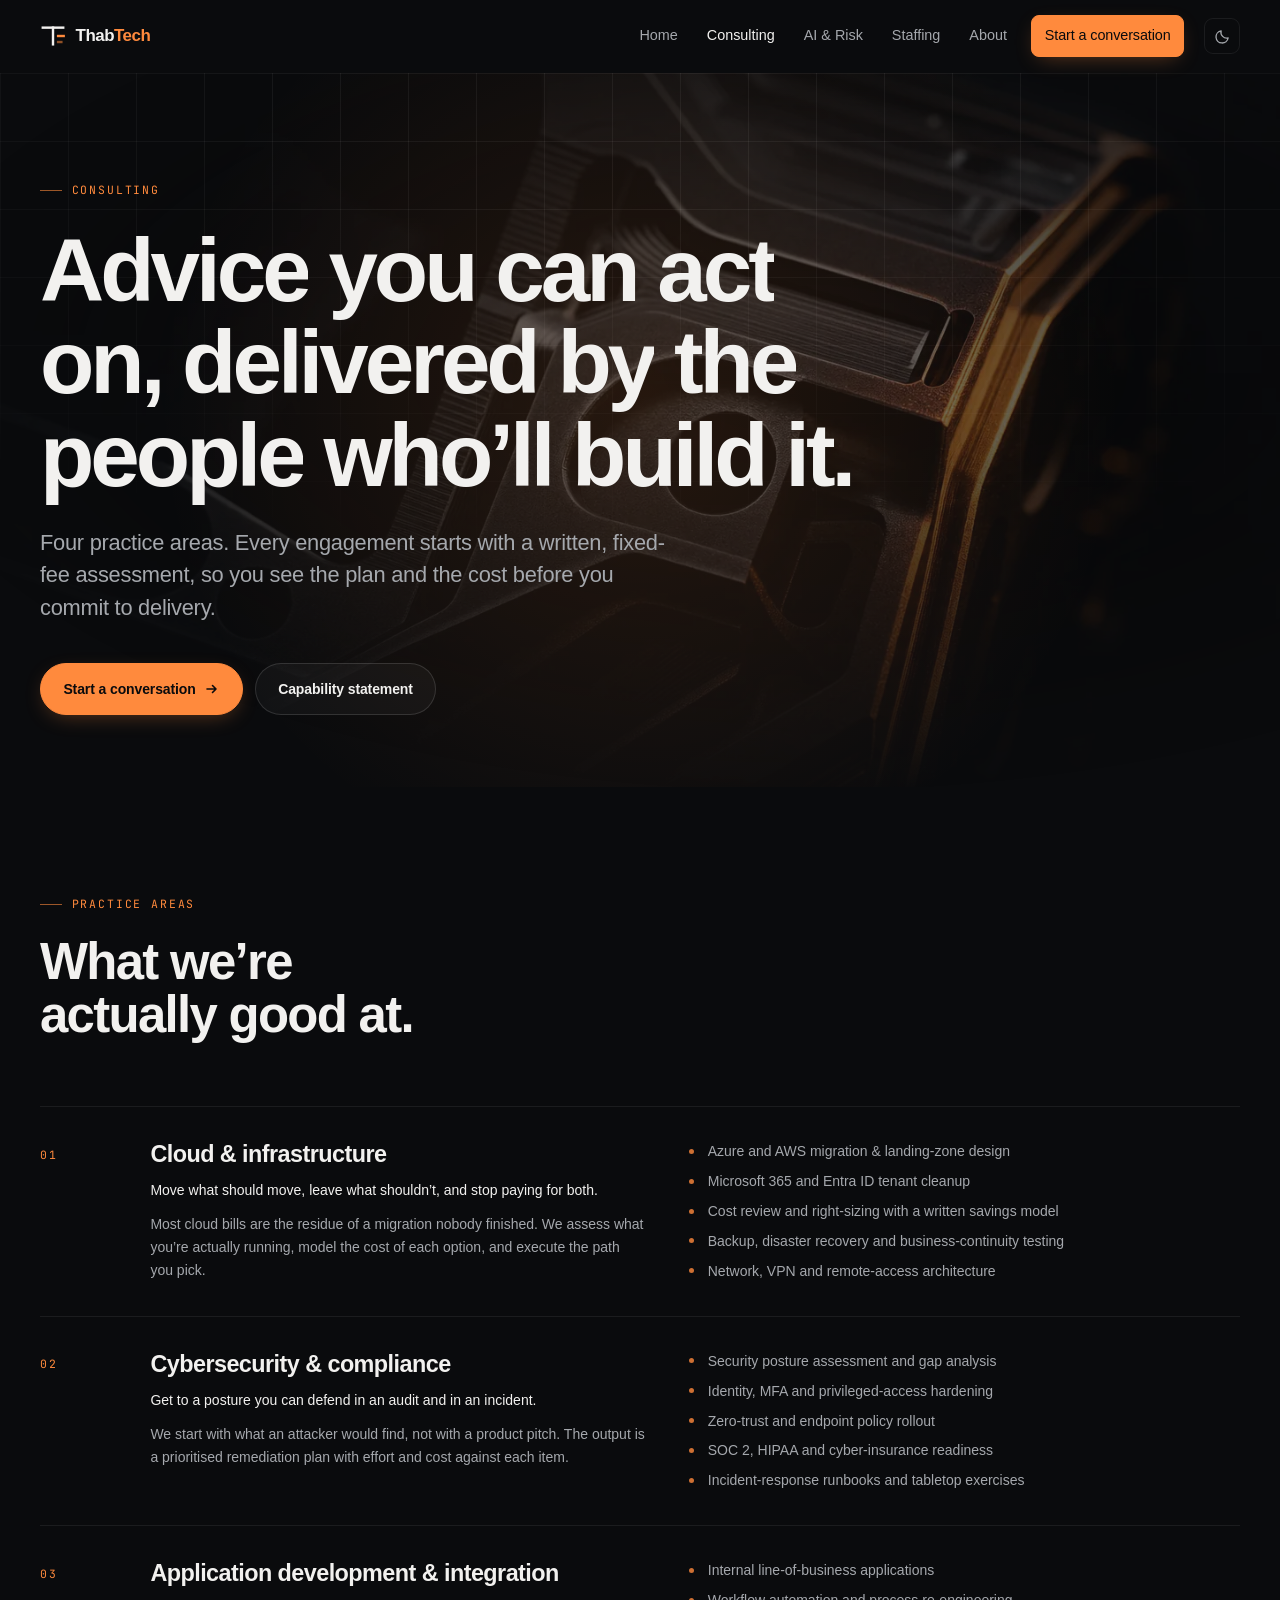
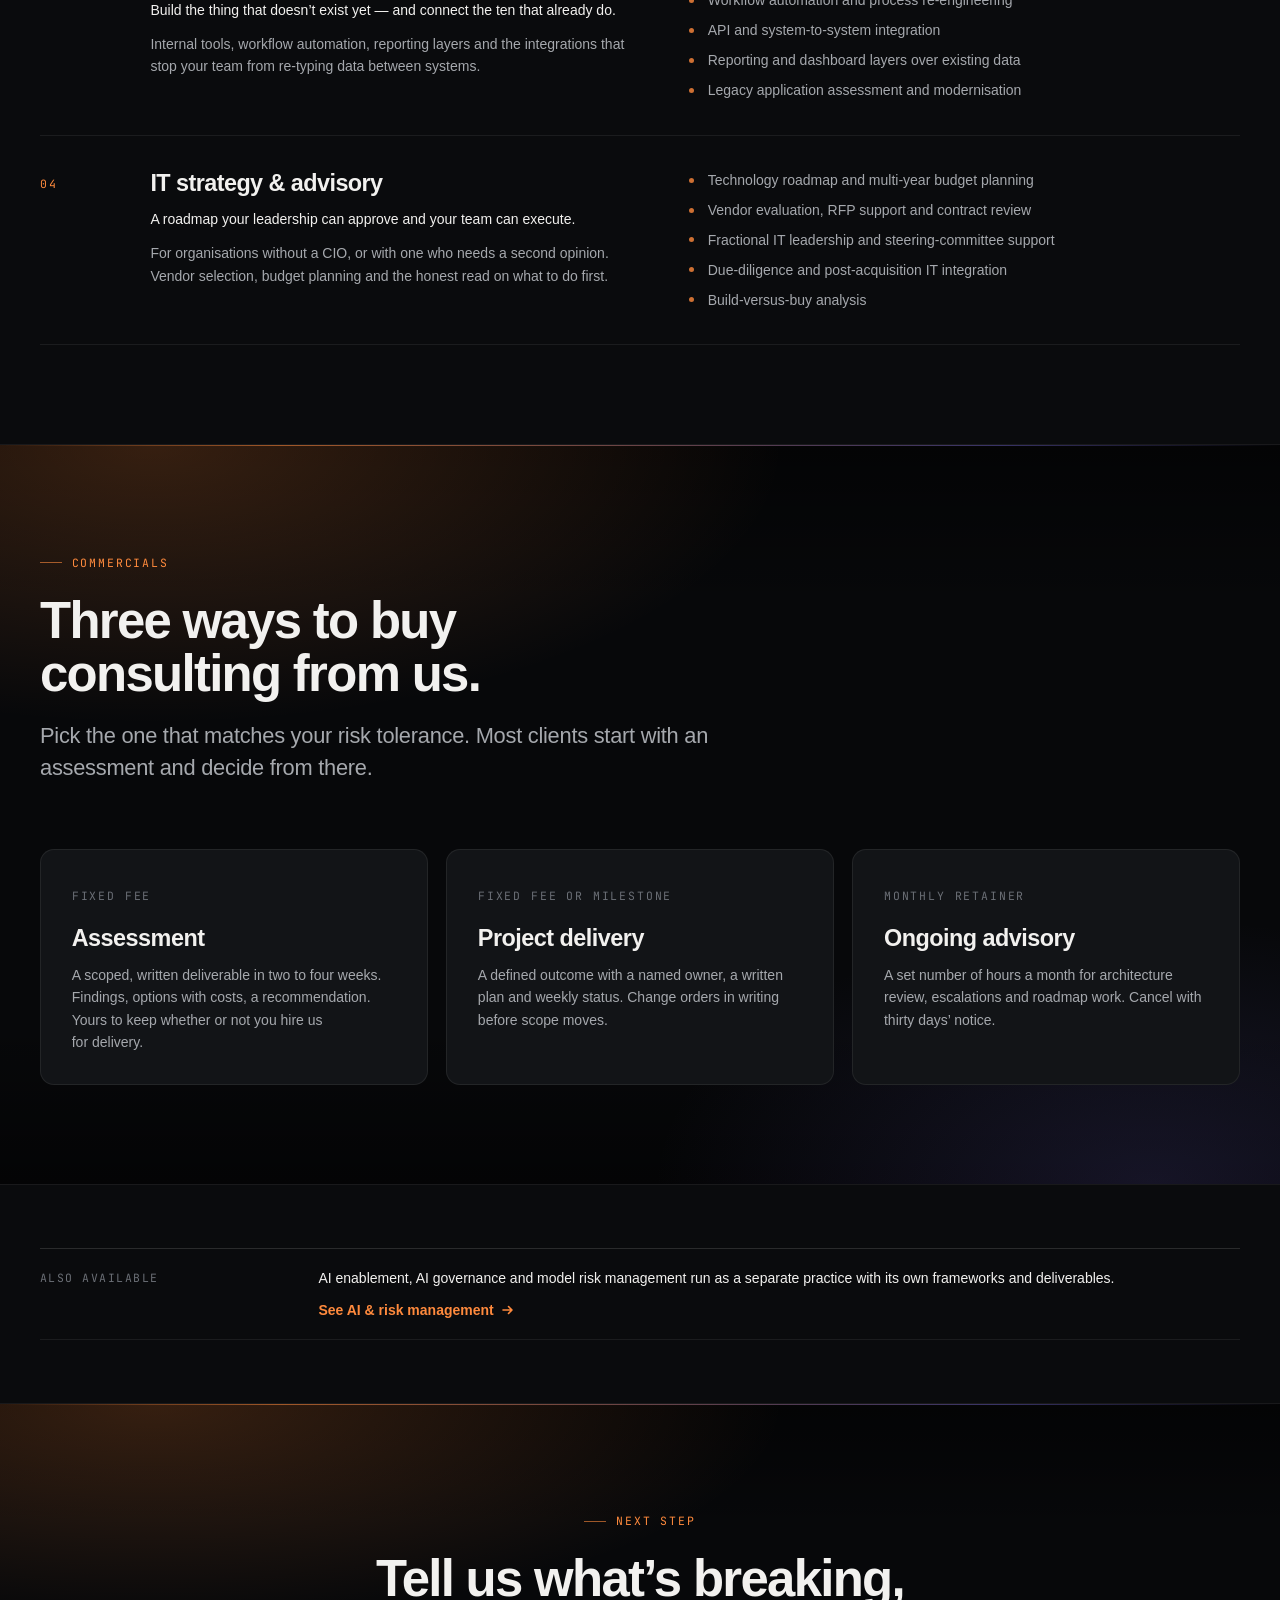
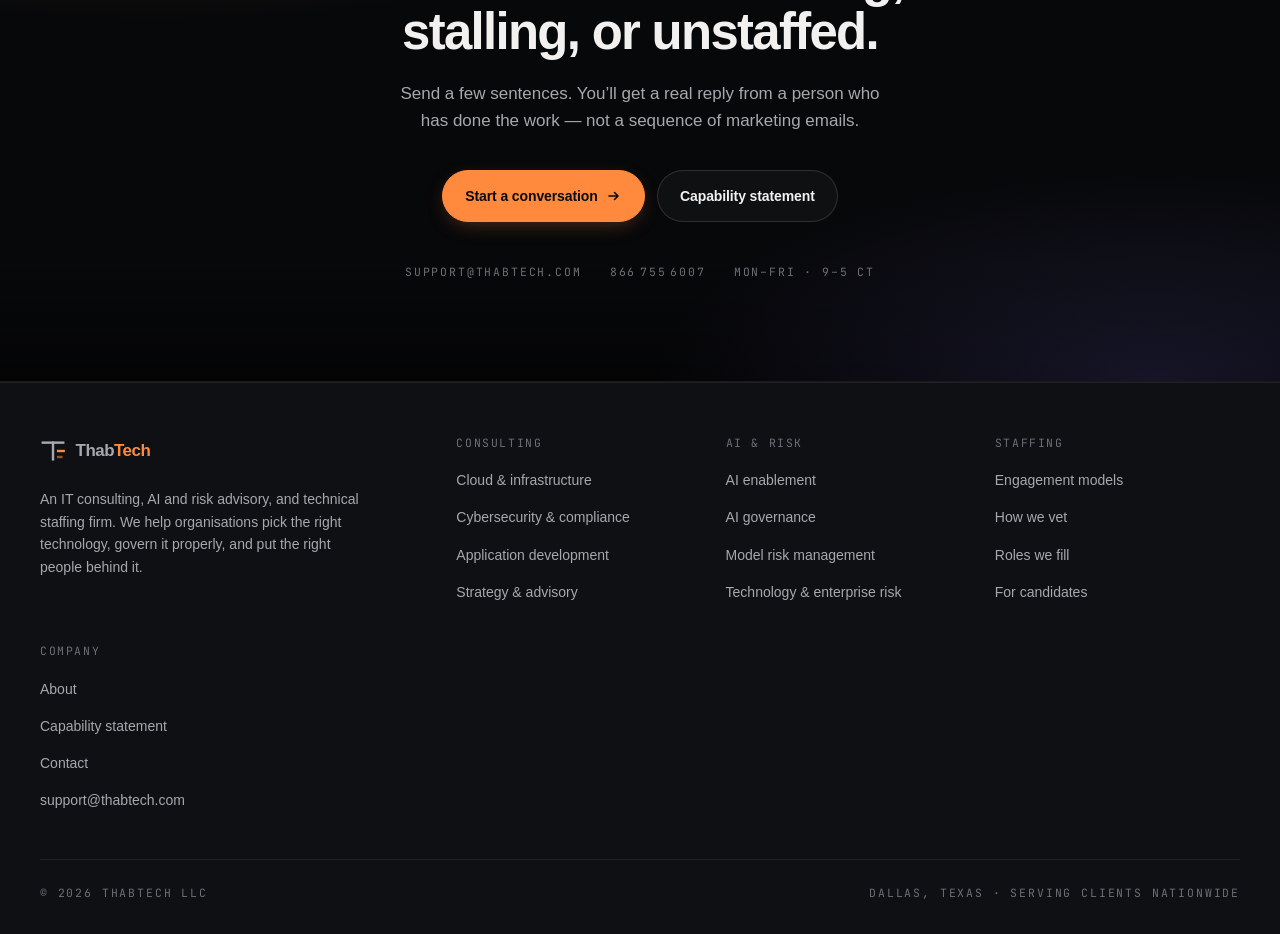
<file: services.html>
<!DOCTYPE html>
<html lang="en" data-theme="dark">
<head>
<meta charset="utf-8">
<meta name="viewport" content="width=device-width, initial-scale=1">
<title>IT Consulting — ThabTech</title>
<meta name="description" content="Cloud and infrastructure, cybersecurity and compliance, application development, and IT strategy. Fixed-fee assessments and defined-outcome delivery.">
<meta name="theme-color" content="#0A0B0D">
<meta property="og:title" content="IT Consulting — ThabTech">
<meta property="og:description" content="Cloud and infrastructure, cybersecurity and compliance, application development, and IT strategy. Fixed-fee assessments and defined-outcome delivery.">
<meta property="og:type" content="website">
<link rel="icon" href="data:image/svg+xml,%3Csvg xmlns='http://www.w3.org/2000/svg' viewBox='0 0 28 28'%3E%3Crect width='28' height='28' fill='%230A0B0D'/%3E%3Cpath d='M4 6h20M14 6v17' stroke='%23F2F1EF' stroke-width='2.6'/%3E%3Cpath d='M18.5 14h6' stroke='%23FF8A3D' stroke-width='2.6'/%3E%3C/svg%3E">
<link rel="preconnect" href="https://api.fontshare.com" crossorigin>
<link rel="preconnect" href="https://fonts.gstatic.com" crossorigin>
<link rel="stylesheet" href="style.css">
<script>
  document.documentElement.classList.add('js');
  var m = document.cookie.match(/(?:^|; )tt-theme=(dark|light)/);
  if (m) document.documentElement.dataset.theme = m[1];
</script>
</head>
<body>
<a class="skip" href="#main">Skip to content</a>
<header class="hdr">
<div class="hdr__in">
  <a class="brand" href="index.html" aria-label="ThabTech home"><svg class="brand__mark" viewBox="0 0 28 28" fill="none" aria-hidden="true">
<path d="M3 5h22" stroke="currentColor" stroke-width="2.6" stroke-linecap="square"/>
<path d="M14 5v18" stroke="currentColor" stroke-width="2.6" stroke-linecap="square"/>
<path d="M19.5 14h6" stroke="#FF8A3D" stroke-width="2.6" stroke-linecap="square"/>
<path d="M19.5 20.5h3.5" stroke="#FF8A3D" stroke-width="2.6" stroke-linecap="square" opacity=".55"/>
</svg><span class="brand__txt">Thab<em>Tech</em></span></a>
  <nav class="nav" id="nav">
    <a href="index.html">Home</a><a href="services.html" aria-current="page">Consulting</a><a href="ai.html">AI &amp; Risk</a><a href="staffing.html">Staffing</a><a href="about.html">About</a>
    <a class="btn btn--primary btn--sm" href="contact.html">Start a conversation</a>
  </nav>
  <button class="icbtn" id="theme" type="button" aria-label="Toggle colour theme">
    <svg class="icbtn__moon" width="15" height="15" viewBox="0 0 16 16" fill="none" aria-hidden="true"><path d="M14 9.5A6.2 6.2 0 0 1 6.5 2a6.5 6.5 0 1 0 7.5 7.5Z" stroke="currentColor" stroke-width="1.4" stroke-linejoin="round"/></svg>
    <svg class="icbtn__sun" width="15" height="15" viewBox="0 0 16 16" fill="none" aria-hidden="true"><circle cx="8" cy="8" r="3.2" stroke="currentColor" stroke-width="1.4"/><path d="M8 1v1.6M8 13.4V15M1 8h1.6M13.4 8H15M3.2 3.2l1.1 1.1M11.7 11.7l1.1 1.1M12.8 3.2l-1.1 1.1M4.3 11.7l-1.1 1.1" stroke="currentColor" stroke-width="1.4" stroke-linecap="round"/></svg>
  </button>
  <button class="icbtn burger" id="burger" type="button" aria-label="Menu" aria-expanded="false" aria-controls="nav">
    <svg width="16" height="16" viewBox="0 0 16 16" fill="none" aria-hidden="true"><path d="M2 4.5h12M2 11.5h12" stroke="currentColor" stroke-width="1.6" stroke-linecap="round"/></svg>
  </button>
</div>
</header>
<main id="main">
<section class="hero field">
<div class="hero__art"><img src="assets/atmo-machined.webp" alt="" loading="eager" decoding="async"></div>
<div class="wrap">
  <div class="hero__tags"><span class="eyebrow">Consulting</span></div>
  <h1><span class="rv-word"><span style="--i:0">Advice</span></span> <span class="rv-word"><span style="--i:1">you</span></span> <span class="rv-word"><span style="--i:2">can</span></span> <span class="rv-word"><span style="--i:3">act</span></span> <span class="rv-word"><span style="--i:4">on,</span></span> <span class="rv-word"><span style="--i:5">delivered</span></span> <span class="rv-word"><span style="--i:6">by</span></span> <span class="rv-word"><span style="--i:7">the</span></span> <span class="rv-word"><span style="--i:8">people</span></span> <span class="rv-word"><span style="--i:9">who&rsquo;ll</span></span> <span class="rv-word"><span style="--i:10">build</span></span> <span class="rv-word"><span style="--i:11">it.</span></span></h1>
  <p class="lead">Four practice areas. Every engagement starts with a written, fixed-fee assessment, so you see the plan and the cost before you commit to delivery.</p>
  <div class="hero__cta"><a class="btn btn--primary" href="contact.html">Start a conversation <svg width="14" height="14" viewBox="0 0 14 14" fill="none" aria-hidden="true"><path d="M2 7h9M7.5 3.5 11 7l-3.5 3.5" stroke="currentColor" stroke-width="1.6" stroke-linecap="round" stroke-linejoin="round"/></svg></a><a class="btn btn--ghost" href="about.html#capability">Capability statement</a></div>
</div>
</section>

<section class="sec">
<div class="wrap">
  <div class="head rv">
    <span class="eyebrow">Practice areas</span>
    <h2>What we&rsquo;re actually good at.</h2>
  </div>
  <div class="rows"><article class="row rv" id="cloud">
  <span class="row__n">01</span>
  <div>
    <h3>Cloud &amp; infrastructure</h3>
    <p style="margin-top:.7rem;color:var(--text)">Move what should move, leave what shouldn&rsquo;t, and stop paying for both.</p>
    <p style="margin-top:.7rem">Most cloud bills are the residue of a migration nobody finished. We assess what you&rsquo;re actually running, model the cost of each option, and execute the path you pick.</p>
  </div>
  <ul class="pcard" style="border:0;background:none;padding:0;display:grid;gap:.45rem;list-style:none;margin:0"><li>Azure and AWS migration &amp; landing-zone design</li><li>Microsoft 365 and Entra ID tenant cleanup</li><li>Cost review and right-sizing with a written savings model</li><li>Backup, disaster recovery and business-continuity testing</li><li>Network, VPN and remote-access architecture</li></ul>
</article><article class="row rv" id="security">
  <span class="row__n">02</span>
  <div>
    <h3>Cybersecurity &amp; compliance</h3>
    <p style="margin-top:.7rem;color:var(--text)">Get to a posture you can defend in an audit and in an incident.</p>
    <p style="margin-top:.7rem">We start with what an attacker would find, not with a product pitch. The output is a prioritised remediation plan with effort and cost against each item.</p>
  </div>
  <ul class="pcard" style="border:0;background:none;padding:0;display:grid;gap:.45rem;list-style:none;margin:0"><li>Security posture assessment and gap analysis</li><li>Identity, MFA and privileged-access hardening</li><li>Zero-trust and endpoint policy rollout</li><li>SOC 2, HIPAA and cyber-insurance readiness</li><li>Incident-response runbooks and tabletop exercises</li></ul>
</article><article class="row rv" id="apps">
  <span class="row__n">03</span>
  <div>
    <h3>Application development &amp; integration</h3>
    <p style="margin-top:.7rem;color:var(--text)">Build the thing that doesn&rsquo;t exist yet &mdash; and connect the ten that already do.</p>
    <p style="margin-top:.7rem">Internal tools, workflow automation, reporting layers and the integrations that stop your team from re-typing data between systems.</p>
  </div>
  <ul class="pcard" style="border:0;background:none;padding:0;display:grid;gap:.45rem;list-style:none;margin:0"><li>Internal line-of-business applications</li><li>Workflow automation and process re-engineering</li><li>API and system-to-system integration</li><li>Reporting and dashboard layers over existing data</li><li>Legacy application assessment and modernisation</li></ul>
</article><article class="row rv" id="advisory">
  <span class="row__n">04</span>
  <div>
    <h3>IT strategy &amp; advisory</h3>
    <p style="margin-top:.7rem;color:var(--text)">A roadmap your leadership can approve and your team can execute.</p>
    <p style="margin-top:.7rem">For organisations without a CIO, or with one who needs a second opinion. Vendor selection, budget planning and the honest read on what to do first.</p>
  </div>
  <ul class="pcard" style="border:0;background:none;padding:0;display:grid;gap:.45rem;list-style:none;margin:0"><li>Technology roadmap and multi-year budget planning</li><li>Vendor evaluation, RFP support and contract review</li><li>Fractional IT leadership and steering-committee support</li><li>Due-diligence and post-acquisition IT integration</li><li>Build-versus-buy analysis</li></ul>
</article></div>
</div>
</section>

<section class="band sec">
<div class="wrap">
  <div class="head head--wide rv">
    <span class="eyebrow">Commercials</span>
    <h2>Three ways to buy consulting from us.</h2>
    <p class="lead">Pick the one that matches your risk tolerance. Most clients start with an assessment and decide from there.</p>
  </div>
  <div class="grid g-3 rv-s"><div class="card"><span class="mono">Fixed fee</span><h3 style="margin-top:1rem">Assessment</h3><p style="margin-top:.6rem">A scoped, written deliverable in two to four weeks. Findings, options with costs, a recommendation. Yours to keep whether or not you hire us for delivery.</p></div><div class="card"><span class="mono">Fixed fee or milestone</span><h3 style="margin-top:1rem">Project delivery</h3><p style="margin-top:.6rem">A defined outcome with a named owner, a written plan and weekly status. Change orders in writing before scope moves.</p></div><div class="card"><span class="mono">Monthly retainer</span><h3 style="margin-top:1rem">Ongoing advisory</h3><p style="margin-top:.6rem">A set number of hours a month for architecture review, escalations and roadmap work. Cancel with thirty days&rsquo; notice.</p></div></div>
</div>
</section>

<section class="sec sec--tight">
<div class="wrap">
  <div class="spec rv">
    <div class="spec__r"><div class="spec__k">Also available</div><div class="spec__v">AI enablement, AI governance and model risk management run as a separate practice with its own frameworks and deliverables.<br><a class="tlink" style="margin-top:.6rem" href="ai.html">See AI &amp; risk management <svg width="14" height="14" viewBox="0 0 14 14" fill="none" aria-hidden="true"><path d="M2 7h9M7.5 3.5 11 7l-3.5 3.5" stroke="currentColor" stroke-width="1.6" stroke-linecap="round" stroke-linejoin="round"/></svg></a></div></div>
  </div>
</div>
</section>

<section class="band sec">
<div class="wrap cta rv">
  <span class="eyebrow">Next step</span>
  <h2>Tell us what&rsquo;s breaking, stalling, or unstaffed.</h2>
  <p>Send a few sentences. You&rsquo;ll get a real reply from a person who has done the work &mdash; not a sequence of marketing emails.</p>
  <div class="cta__btns">
    <a class="btn btn--primary" href="contact.html">Start a conversation <svg width="14" height="14" viewBox="0 0 14 14" fill="none" aria-hidden="true"><path d="M2 7h9M7.5 3.5 11 7l-3.5 3.5" stroke="currentColor" stroke-width="1.6" stroke-linecap="round" stroke-linejoin="round"/></svg></a>
    <a class="btn btn--ghost" href="about.html#capability">Capability statement</a>
  </div>
  <div class="cta__meta">
    <span class="mono">support@thabtech.com</span>
    <span class="mono">866&thinsp;755&thinsp;6007</span>
    <span class="mono">Mon&ndash;Fri&nbsp;&middot;&nbsp;9&ndash;5&nbsp;CT</span>
  </div>
</div>
</section>
</main>
<footer class="ftr">
<div class="wrap">
  <div class="ftr__top">
    <div class="ftr__bl">
      <a class="brand" href="index.html" aria-label="ThabTech home"><svg class="brand__mark" viewBox="0 0 28 28" fill="none" aria-hidden="true">
<path d="M3 5h22" stroke="currentColor" stroke-width="2.6" stroke-linecap="square"/>
<path d="M14 5v18" stroke="currentColor" stroke-width="2.6" stroke-linecap="square"/>
<path d="M19.5 14h6" stroke="#FF8A3D" stroke-width="2.6" stroke-linecap="square"/>
<path d="M19.5 20.5h3.5" stroke="#FF8A3D" stroke-width="2.6" stroke-linecap="square" opacity=".55"/>
</svg><span class="brand__txt">Thab<em>Tech</em></span></a>
      <p>An IT consulting, AI and risk advisory, and technical staffing firm. We help organisations pick the right technology, govern it properly, and put the right people behind it.</p>
    </div>
    <div>
      <h4>Consulting</h4>
      <ul>
        <li><a href="services.html#cloud">Cloud &amp; infrastructure</a></li>
        <li><a href="services.html#security">Cybersecurity &amp; compliance</a></li>
        <li><a href="services.html#apps">Application development</a></li>
        <li><a href="services.html#advisory">Strategy &amp; advisory</a></li>
      </ul>
    </div>
    <div>
      <h4>AI &amp; risk</h4>
      <ul>
        <li><a href="ai.html#enablement">AI enablement</a></li>
        <li><a href="ai.html#governance">AI governance</a></li>
        <li><a href="ai.html#model-risk">Model risk management</a></li>
        <li><a href="ai.html#enterprise-risk">Technology &amp; enterprise risk</a></li>
      </ul>
    </div>
    <div>
      <h4>Staffing</h4>
      <ul>
        <li><a href="staffing.html#models">Engagement models</a></li>
        <li><a href="staffing.html#vetting">How we vet</a></li>
        <li><a href="staffing.html#roles">Roles we fill</a></li>
        <li><a href="staffing.html#candidates">For candidates</a></li>
      </ul>
    </div>
    <div>
      <h4>Company</h4>
      <ul>
        <li><a href="about.html">About</a></li>
        <li><a href="about.html#capability">Capability statement</a></li>
        <li><a href="contact.html">Contact</a></li>
        <li><a href="mailto:support@thabtech.com">support@thabtech.com</a></li>
      </ul>
    </div>
  </div>
  <div class="ftr__bot">
    <span class="mono">&copy; 2026 ThabTech LLC</span>
    <span class="mono">Dallas, Texas &middot; Serving clients nationwide</span>
  </div>
</div>
</footer>
<script>
(function () {
  var doc = document.documentElement;

  /* theme */
  var tbtn = document.getElementById('theme');
  tbtn && tbtn.addEventListener('click', function () {
    var next = doc.dataset.theme === 'light' ? 'dark' : 'light';
    doc.dataset.theme = next;
    document.cookie = 'tt-theme=' + next + ';path=/;max-age=31536000;SameSite=Lax';
  });

  /* mobile nav */
  var burger = document.getElementById('burger'), nav = document.getElementById('nav');
  burger && burger.addEventListener('click', function () {
    var open = nav.classList.toggle('open');
    burger.setAttribute('aria-expanded', open ? 'true' : 'false');
  });
  nav && nav.addEventListener('click', function (e) {
    if (e.target.tagName === 'A') { nav.classList.remove('open'); burger.setAttribute('aria-expanded', 'false'); }
  });

  /* sticky header state */
  var hdr = document.querySelector('.hdr');
  var onScroll = function () { hdr.classList.toggle('stuck', window.scrollY > 8); };
  onScroll();
  window.addEventListener('scroll', onScroll, { passive: true });

  /* scroll reveals */
  var targets = document.querySelectorAll('.rv, .rv-s, .steps');
  if ('IntersectionObserver' in window) {
    var io = new IntersectionObserver(function (entries) {
      entries.forEach(function (en) {
        if (en.isIntersecting) { en.target.classList.add('in'); io.unobserve(en.target); }
      });
    }, { rootMargin: '0px 0px -8% 0px', threshold: 0.06 });
    targets.forEach(function (t) { io.observe(t); });
  } else {
    targets.forEach(function (t) { t.classList.add('in'); });
  }

  /* count-up on stat values */
  var stats = document.querySelectorAll('[data-count]');
  if (stats.length && 'IntersectionObserver' in window && !matchMedia('(prefers-reduced-motion: reduce)').matches) {
    var so = new IntersectionObserver(function (entries) {
      entries.forEach(function (en) {
        if (!en.isIntersecting) return;
        var el = en.target, end = parseFloat(el.dataset.count), suffix = el.dataset.suffix || '';
        var t0 = null, dur = 900;
        var tick = function (ts) {
          if (!t0) t0 = ts;
          var p = Math.min((ts - t0) / dur, 1);
          var eased = 1 - Math.pow(1 - p, 3);
          el.textContent = Math.round(end * eased) + suffix;
          if (p < 1) requestAnimationFrame(tick);
        };
        requestAnimationFrame(tick);
        so.unobserve(el);
      });
    }, { threshold: 0.4 });
    stats.forEach(function (s) { so.observe(s); });
  }

  /* cursor spotlight on cards */
  if (matchMedia('(hover: hover) and (min-width: 900px)').matches) {
    document.querySelectorAll('.card').forEach(function (c) {
      c.addEventListener('pointermove', function (e) {
        var r = c.getBoundingClientRect();
        c.style.setProperty('--mx', (e.clientX - r.left) + 'px');
        c.style.setProperty('--my', (e.clientY - r.top) + 'px');
      });
    });
  }

  /* contact form: async submit, inline status, no page navigation.
     Falls back to a normal POST if fetch is unavailable. */
  var cf = document.getElementById('cform');
  if (cf && window.fetch) {
    var note = document.getElementById('fnote');
    var btn = cf.querySelector('button[type=submit]');
    var idle = note ? note.textContent : '';
    var fellBack = false;
    cf.addEventListener('submit', function (e) {
      e.preventDefault();
      if (!cf.checkValidity()) {
        cf.reportValidity();
        return;
      }
      note.className = 'note';
      note.textContent = 'Sending…';
      btn.disabled = true;
      var fd = new FormData(cf);
      var payload = {};
      fd.forEach(function (v, k) { payload[k] = v; });
      fetch(cf.action, {
        method: 'POST',
        headers: { 'Content-Type': 'application/json', Accept: 'application/json' },
        body: JSON.stringify(payload)
      }).then(function (r) {
        return r.json().then(function (d) { return { ok: r.ok, d: d }; });
      }).then(function (res) {
        if (res.ok && res.d && res.d.success) {
          cf.reset();
          note.className = 'note note--ok';
          note.textContent = 'Thank you — your message is in. You’ll hear back from a person, normally within one business day.';
        } else {
          throw new Error((res.d && res.d.message) || 'send failed');
        }
      }).catch(function () {
        /* The async path can be blocked by CORS or a network policy. A native
           form POST is a navigation, so it is not subject to CORS — fall back
           to it so a lead is never silently lost. */
        if (!fellBack) {
          fellBack = true;
          note.textContent = 'Sending…';
          var rd = cf.querySelector('input[name=redirect]');
          if (rd) rd.value = new URL('thanks.html', location.href).href;
          HTMLFormElement.prototype.submit.call(cf);
          return;
        }
        note.className = 'note note--err';
        note.innerHTML = 'That didn’t send. Please email <a href="mailto:support@thabtech.com">support@thabtech.com</a> or call <a href="tel:+18667556007">866 755 6007</a>.';
      }).then(function () {
        btn.disabled = false;
        setTimeout(function () {
          if (note.className === 'note note--ok') { note.className = 'note'; note.textContent = idle; }
        }, 12000);
      });
    });
  }
})();
</script>
</body>
</html>
</file>
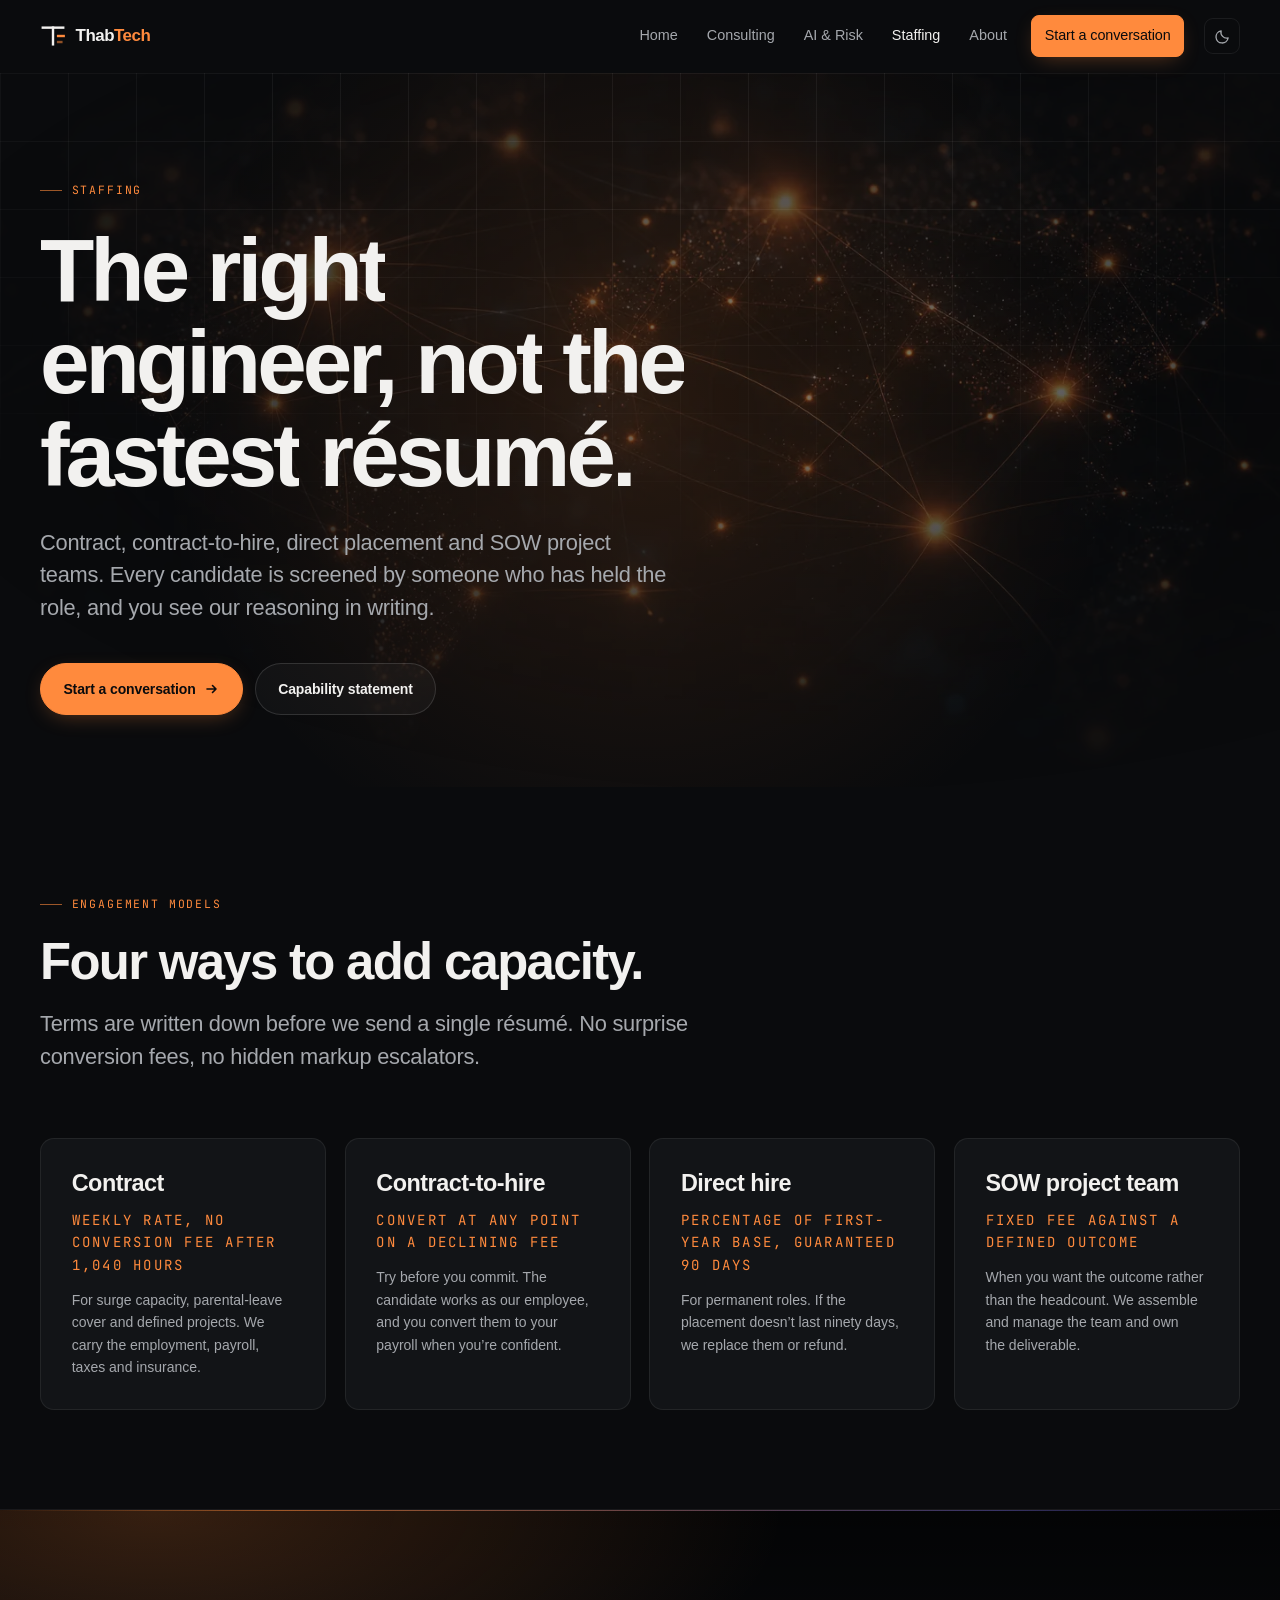
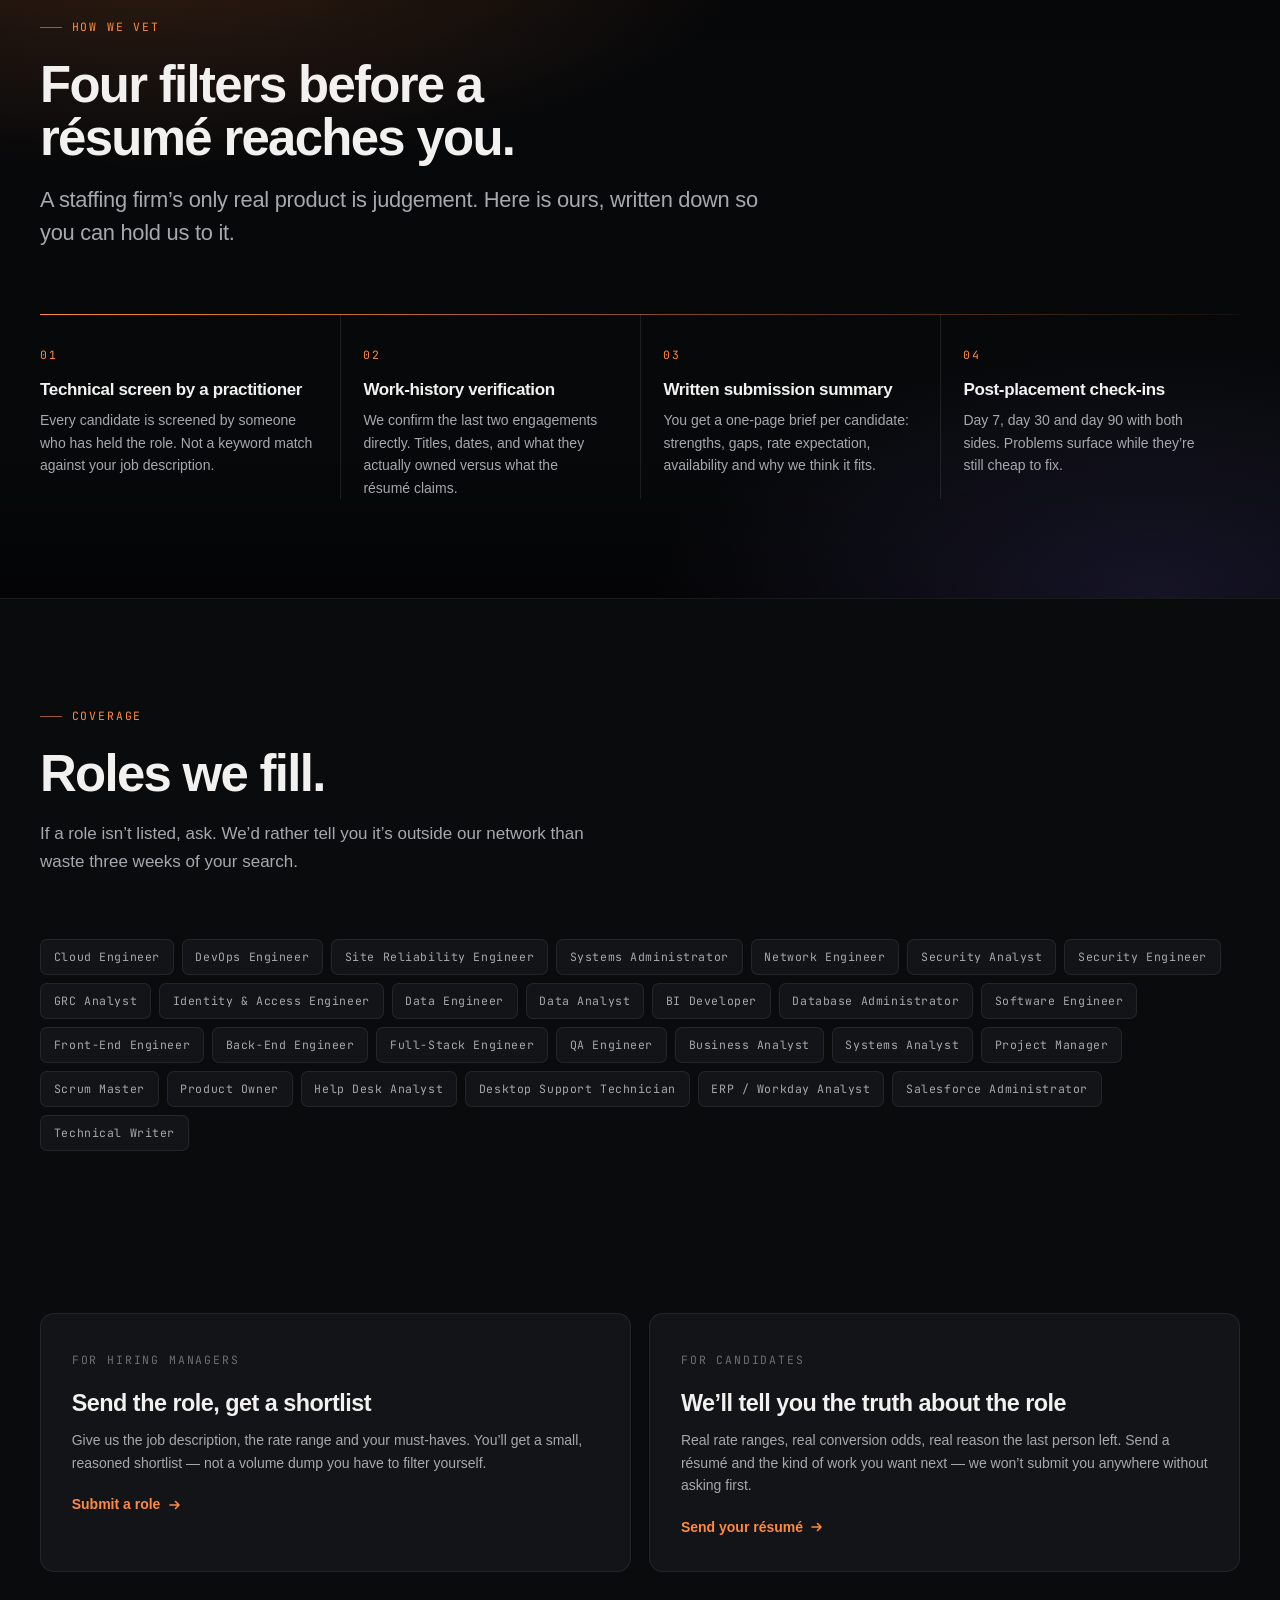
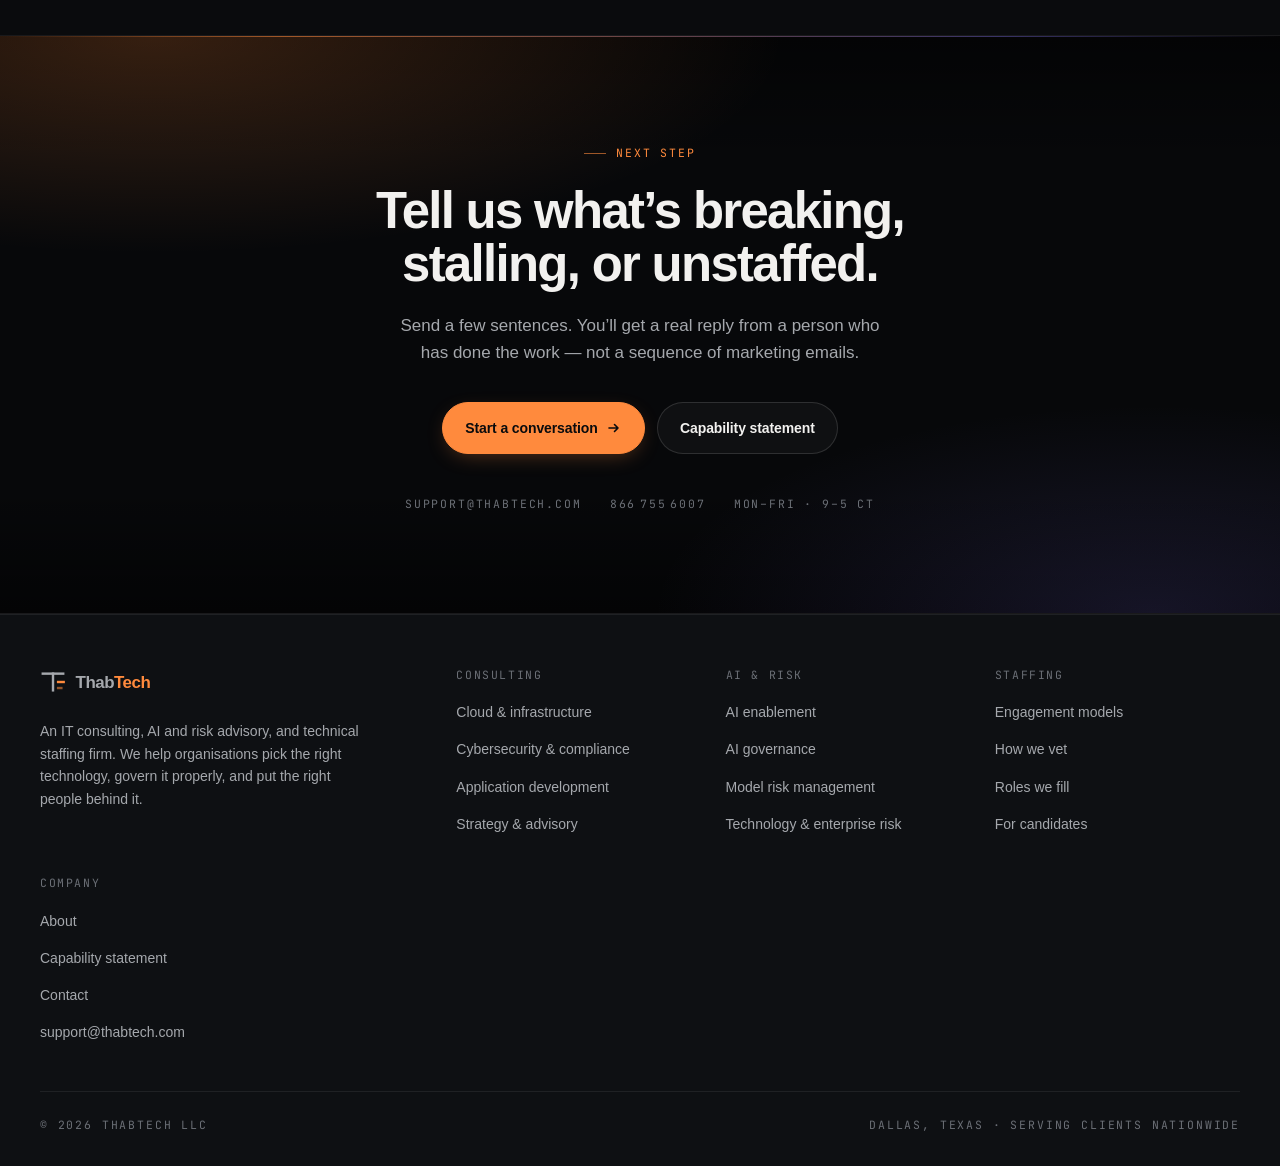
<file: staffing.html>
<!DOCTYPE html>
<html lang="en" data-theme="dark">
<head>
<meta charset="utf-8">
<meta name="viewport" content="width=device-width, initial-scale=1">
<title>Technical Staffing — ThabTech</title>
<meta name="description" content="Contract, contract-to-hire and direct-hire technical staffing for infrastructure, security, data and application teams. Screened by practitioners, nationwide.">
<meta name="theme-color" content="#0A0B0D">
<meta property="og:title" content="Technical Staffing — ThabTech">
<meta property="og:description" content="Contract, contract-to-hire and direct-hire technical staffing for infrastructure, security, data and application teams. Screened by practitioners, nationwide.">
<meta property="og:type" content="website">
<link rel="icon" href="data:image/svg+xml,%3Csvg xmlns='http://www.w3.org/2000/svg' viewBox='0 0 28 28'%3E%3Crect width='28' height='28' fill='%230A0B0D'/%3E%3Cpath d='M4 6h20M14 6v17' stroke='%23F2F1EF' stroke-width='2.6'/%3E%3Cpath d='M18.5 14h6' stroke='%23FF8A3D' stroke-width='2.6'/%3E%3C/svg%3E">
<link rel="preconnect" href="https://api.fontshare.com" crossorigin>
<link rel="preconnect" href="https://fonts.gstatic.com" crossorigin>
<link rel="stylesheet" href="style.css">
<script>
  document.documentElement.classList.add('js');
  var m = document.cookie.match(/(?:^|; )tt-theme=(dark|light)/);
  if (m) document.documentElement.dataset.theme = m[1];
</script>
</head>
<body>
<a class="skip" href="#main">Skip to content</a>
<header class="hdr">
<div class="hdr__in">
  <a class="brand" href="index.html" aria-label="ThabTech home"><svg class="brand__mark" viewBox="0 0 28 28" fill="none" aria-hidden="true">
<path d="M3 5h22" stroke="currentColor" stroke-width="2.6" stroke-linecap="square"/>
<path d="M14 5v18" stroke="currentColor" stroke-width="2.6" stroke-linecap="square"/>
<path d="M19.5 14h6" stroke="#FF8A3D" stroke-width="2.6" stroke-linecap="square"/>
<path d="M19.5 20.5h3.5" stroke="#FF8A3D" stroke-width="2.6" stroke-linecap="square" opacity=".55"/>
</svg><span class="brand__txt">Thab<em>Tech</em></span></a>
  <nav class="nav" id="nav">
    <a href="index.html">Home</a><a href="services.html">Consulting</a><a href="ai.html">AI &amp; Risk</a><a href="staffing.html" aria-current="page">Staffing</a><a href="about.html">About</a>
    <a class="btn btn--primary btn--sm" href="contact.html">Start a conversation</a>
  </nav>
  <button class="icbtn" id="theme" type="button" aria-label="Toggle colour theme">
    <svg class="icbtn__moon" width="15" height="15" viewBox="0 0 16 16" fill="none" aria-hidden="true"><path d="M14 9.5A6.2 6.2 0 0 1 6.5 2a6.5 6.5 0 1 0 7.5 7.5Z" stroke="currentColor" stroke-width="1.4" stroke-linejoin="round"/></svg>
    <svg class="icbtn__sun" width="15" height="15" viewBox="0 0 16 16" fill="none" aria-hidden="true"><circle cx="8" cy="8" r="3.2" stroke="currentColor" stroke-width="1.4"/><path d="M8 1v1.6M8 13.4V15M1 8h1.6M13.4 8H15M3.2 3.2l1.1 1.1M11.7 11.7l1.1 1.1M12.8 3.2l-1.1 1.1M4.3 11.7l-1.1 1.1" stroke="currentColor" stroke-width="1.4" stroke-linecap="round"/></svg>
  </button>
  <button class="icbtn burger" id="burger" type="button" aria-label="Menu" aria-expanded="false" aria-controls="nav">
    <svg width="16" height="16" viewBox="0 0 16 16" fill="none" aria-hidden="true"><path d="M2 4.5h12M2 11.5h12" stroke="currentColor" stroke-width="1.6" stroke-linecap="round"/></svg>
  </button>
</div>
</header>
<main id="main">
<section class="hero field">
<div class="hero__art"><img src="assets/atmo-network.webp" alt="" loading="eager" decoding="async"></div>
<div class="wrap">
  <div class="hero__tags"><span class="eyebrow">Staffing</span></div>
  <h1><span class="rv-word"><span style="--i:0">The</span></span> <span class="rv-word"><span style="--i:1">right</span></span> <span class="rv-word"><span style="--i:2">engineer,</span></span> <span class="rv-word"><span style="--i:3">not</span></span> <span class="rv-word"><span style="--i:4">the</span></span> <span class="rv-word"><span style="--i:5">fastest</span></span> <span class="rv-word"><span style="--i:6">résumé.</span></span></h1>
  <p class="lead">Contract, contract-to-hire, direct placement and SOW project teams. Every candidate is screened by someone who has held the role, and you see our reasoning in writing.</p>
  <div class="hero__cta"><a class="btn btn--primary" href="contact.html">Start a conversation <svg width="14" height="14" viewBox="0 0 14 14" fill="none" aria-hidden="true"><path d="M2 7h9M7.5 3.5 11 7l-3.5 3.5" stroke="currentColor" stroke-width="1.6" stroke-linecap="round" stroke-linejoin="round"/></svg></a><a class="btn btn--ghost" href="about.html#capability">Capability statement</a></div>
</div>
</section>

<section class="sec" id="models">
<div class="wrap">
  <div class="head head--wide rv">
    <span class="eyebrow">Engagement models</span>
    <h2>Four ways to add capacity.</h2>
    <p class="lead">Terms are written down before we send a single résumé. No surprise conversion fees, no hidden markup escalators.</p>
  </div>
  <div class="grid g-4 rv-s"><div class="card"><h3>Contract</h3><p class="mono" style="margin-top:.7rem;color:var(--ember)">Weekly rate, no conversion fee after 1,040 hours</p><p style="margin-top:.8rem">For surge capacity, parental-leave cover and defined projects. We carry the employment, payroll, taxes and insurance.</p></div><div class="card"><h3>Contract-to-hire</h3><p class="mono" style="margin-top:.7rem;color:var(--ember)">Convert at any point on a declining fee</p><p style="margin-top:.8rem">Try before you commit. The candidate works as our employee, and you convert them to your payroll when you&rsquo;re confident.</p></div><div class="card"><h3>Direct hire</h3><p class="mono" style="margin-top:.7rem;color:var(--ember)">Percentage of first-year base, guaranteed 90 days</p><p style="margin-top:.8rem">For permanent roles. If the placement doesn&rsquo;t last ninety days, we replace them or refund.</p></div><div class="card"><h3>SOW project team</h3><p class="mono" style="margin-top:.7rem;color:var(--ember)">Fixed fee against a defined outcome</p><p style="margin-top:.8rem">When you want the outcome rather than the headcount. We assemble and manage the team and own the deliverable.</p></div></div>
</div>
</section>

<section class="band sec" id="vetting">
<div class="wrap">
  <div class="head head--wide rv">
    <span class="eyebrow">How we vet</span>
    <h2>Four filters before a résumé reaches you.</h2>
    <p class="lead">A staffing firm&rsquo;s only real product is judgement. Here is ours, written down so you can hold us to it.</p>
  </div>
  <div class="steps"><div class="step"><span class="step__n">01</span><h3>Technical screen by a practitioner</h3><p>Every candidate is screened by someone who has held the role. Not a keyword match against your job description.</p></div><div class="step"><span class="step__n">02</span><h3>Work-history verification</h3><p>We confirm the last two engagements directly. Titles, dates, and what they actually owned versus what the résumé claims.</p></div><div class="step"><span class="step__n">03</span><h3>Written submission summary</h3><p>You get a one-page brief per candidate: strengths, gaps, rate expectation, availability and why we think it fits.</p></div><div class="step"><span class="step__n">04</span><h3>Post-placement check-ins</h3><p>Day 7, day 30 and day 90 with both sides. Problems surface while they&rsquo;re still cheap to fix.</p></div></div>
</div>
</section>

<section class="sec" id="roles">
<div class="wrap">
  <div class="head rv">
    <span class="eyebrow">Coverage</span>
    <h2>Roles we fill.</h2>
    <p>If a role isn&rsquo;t listed, ask. We&rsquo;d rather tell you it&rsquo;s outside our network than waste three weeks of your search.</p>
  </div>
  <div class="chips rv"><span class="chip">Cloud Engineer</span><span class="chip">DevOps Engineer</span><span class="chip">Site Reliability Engineer</span><span class="chip">Systems Administrator</span><span class="chip">Network Engineer</span><span class="chip">Security Analyst</span><span class="chip">Security Engineer</span><span class="chip">GRC Analyst</span><span class="chip">Identity &amp; Access Engineer</span><span class="chip">Data Engineer</span><span class="chip">Data Analyst</span><span class="chip">BI Developer</span><span class="chip">Database Administrator</span><span class="chip">Software Engineer</span><span class="chip">Front-End Engineer</span><span class="chip">Back-End Engineer</span><span class="chip">Full-Stack Engineer</span><span class="chip">QA Engineer</span><span class="chip">Business Analyst</span><span class="chip">Systems Analyst</span><span class="chip">Project Manager</span><span class="chip">Scrum Master</span><span class="chip">Product Owner</span><span class="chip">Help Desk Analyst</span><span class="chip">Desktop Support Technician</span><span class="chip">ERP / Workday Analyst</span><span class="chip">Salesforce Administrator</span><span class="chip">Technical Writer</span></div>
</div>
</section>

<section class="sec sec--tight" id="candidates">
<div class="wrap">
  <div class="grid g-2 rv-s">
    <div class="card">
      <span class="mono">For hiring managers</span>
      <h3 style="margin-top:1rem">Send the role, get a shortlist</h3>
      <p style="margin-top:.8rem">Give us the job description, the rate range and your must-haves. You&rsquo;ll get a small, reasoned shortlist &mdash; not a volume dump you have to filter yourself.</p>
      <a class="tlink" style="margin-top:1.2rem" href="contact.html">Submit a role <svg width="14" height="14" viewBox="0 0 14 14" fill="none" aria-hidden="true"><path d="M2 7h9M7.5 3.5 11 7l-3.5 3.5" stroke="currentColor" stroke-width="1.6" stroke-linecap="round" stroke-linejoin="round"/></svg></a>
    </div>
    <div class="card">
      <span class="mono">For candidates</span>
      <h3 style="margin-top:1rem">We&rsquo;ll tell you the truth about the role</h3>
      <p style="margin-top:.8rem">Real rate ranges, real conversion odds, real reason the last person left. Send a résumé and the kind of work you want next &mdash; we won&rsquo;t submit you anywhere without asking first.</p>
      <a class="tlink" style="margin-top:1.2rem" href="contact.html">Send your résumé <svg width="14" height="14" viewBox="0 0 14 14" fill="none" aria-hidden="true"><path d="M2 7h9M7.5 3.5 11 7l-3.5 3.5" stroke="currentColor" stroke-width="1.6" stroke-linecap="round" stroke-linejoin="round"/></svg></a>
    </div>
  </div>
</div>
</section>

<section class="band sec">
<div class="wrap cta rv">
  <span class="eyebrow">Next step</span>
  <h2>Tell us what&rsquo;s breaking, stalling, or unstaffed.</h2>
  <p>Send a few sentences. You&rsquo;ll get a real reply from a person who has done the work &mdash; not a sequence of marketing emails.</p>
  <div class="cta__btns">
    <a class="btn btn--primary" href="contact.html">Start a conversation <svg width="14" height="14" viewBox="0 0 14 14" fill="none" aria-hidden="true"><path d="M2 7h9M7.5 3.5 11 7l-3.5 3.5" stroke="currentColor" stroke-width="1.6" stroke-linecap="round" stroke-linejoin="round"/></svg></a>
    <a class="btn btn--ghost" href="about.html#capability">Capability statement</a>
  </div>
  <div class="cta__meta">
    <span class="mono">support@thabtech.com</span>
    <span class="mono">866&thinsp;755&thinsp;6007</span>
    <span class="mono">Mon&ndash;Fri&nbsp;&middot;&nbsp;9&ndash;5&nbsp;CT</span>
  </div>
</div>
</section>
</main>
<footer class="ftr">
<div class="wrap">
  <div class="ftr__top">
    <div class="ftr__bl">
      <a class="brand" href="index.html" aria-label="ThabTech home"><svg class="brand__mark" viewBox="0 0 28 28" fill="none" aria-hidden="true">
<path d="M3 5h22" stroke="currentColor" stroke-width="2.6" stroke-linecap="square"/>
<path d="M14 5v18" stroke="currentColor" stroke-width="2.6" stroke-linecap="square"/>
<path d="M19.5 14h6" stroke="#FF8A3D" stroke-width="2.6" stroke-linecap="square"/>
<path d="M19.5 20.5h3.5" stroke="#FF8A3D" stroke-width="2.6" stroke-linecap="square" opacity=".55"/>
</svg><span class="brand__txt">Thab<em>Tech</em></span></a>
      <p>An IT consulting, AI and risk advisory, and technical staffing firm. We help organisations pick the right technology, govern it properly, and put the right people behind it.</p>
    </div>
    <div>
      <h4>Consulting</h4>
      <ul>
        <li><a href="services.html#cloud">Cloud &amp; infrastructure</a></li>
        <li><a href="services.html#security">Cybersecurity &amp; compliance</a></li>
        <li><a href="services.html#apps">Application development</a></li>
        <li><a href="services.html#advisory">Strategy &amp; advisory</a></li>
      </ul>
    </div>
    <div>
      <h4>AI &amp; risk</h4>
      <ul>
        <li><a href="ai.html#enablement">AI enablement</a></li>
        <li><a href="ai.html#governance">AI governance</a></li>
        <li><a href="ai.html#model-risk">Model risk management</a></li>
        <li><a href="ai.html#enterprise-risk">Technology &amp; enterprise risk</a></li>
      </ul>
    </div>
    <div>
      <h4>Staffing</h4>
      <ul>
        <li><a href="staffing.html#models">Engagement models</a></li>
        <li><a href="staffing.html#vetting">How we vet</a></li>
        <li><a href="staffing.html#roles">Roles we fill</a></li>
        <li><a href="staffing.html#candidates">For candidates</a></li>
      </ul>
    </div>
    <div>
      <h4>Company</h4>
      <ul>
        <li><a href="about.html">About</a></li>
        <li><a href="about.html#capability">Capability statement</a></li>
        <li><a href="contact.html">Contact</a></li>
        <li><a href="mailto:support@thabtech.com">support@thabtech.com</a></li>
      </ul>
    </div>
  </div>
  <div class="ftr__bot">
    <span class="mono">&copy; 2026 ThabTech LLC</span>
    <span class="mono">Dallas, Texas &middot; Serving clients nationwide</span>
  </div>
</div>
</footer>
<script>
(function () {
  var doc = document.documentElement;

  /* theme */
  var tbtn = document.getElementById('theme');
  tbtn && tbtn.addEventListener('click', function () {
    var next = doc.dataset.theme === 'light' ? 'dark' : 'light';
    doc.dataset.theme = next;
    document.cookie = 'tt-theme=' + next + ';path=/;max-age=31536000;SameSite=Lax';
  });

  /* mobile nav */
  var burger = document.getElementById('burger'), nav = document.getElementById('nav');
  burger && burger.addEventListener('click', function () {
    var open = nav.classList.toggle('open');
    burger.setAttribute('aria-expanded', open ? 'true' : 'false');
  });
  nav && nav.addEventListener('click', function (e) {
    if (e.target.tagName === 'A') { nav.classList.remove('open'); burger.setAttribute('aria-expanded', 'false'); }
  });

  /* sticky header state */
  var hdr = document.querySelector('.hdr');
  var onScroll = function () { hdr.classList.toggle('stuck', window.scrollY > 8); };
  onScroll();
  window.addEventListener('scroll', onScroll, { passive: true });

  /* scroll reveals */
  var targets = document.querySelectorAll('.rv, .rv-s, .steps');
  if ('IntersectionObserver' in window) {
    var io = new IntersectionObserver(function (entries) {
      entries.forEach(function (en) {
        if (en.isIntersecting) { en.target.classList.add('in'); io.unobserve(en.target); }
      });
    }, { rootMargin: '0px 0px -8% 0px', threshold: 0.06 });
    targets.forEach(function (t) { io.observe(t); });
  } else {
    targets.forEach(function (t) { t.classList.add('in'); });
  }

  /* count-up on stat values */
  var stats = document.querySelectorAll('[data-count]');
  if (stats.length && 'IntersectionObserver' in window && !matchMedia('(prefers-reduced-motion: reduce)').matches) {
    var so = new IntersectionObserver(function (entries) {
      entries.forEach(function (en) {
        if (!en.isIntersecting) return;
        var el = en.target, end = parseFloat(el.dataset.count), suffix = el.dataset.suffix || '';
        var t0 = null, dur = 900;
        var tick = function (ts) {
          if (!t0) t0 = ts;
          var p = Math.min((ts - t0) / dur, 1);
          var eased = 1 - Math.pow(1 - p, 3);
          el.textContent = Math.round(end * eased) + suffix;
          if (p < 1) requestAnimationFrame(tick);
        };
        requestAnimationFrame(tick);
        so.unobserve(el);
      });
    }, { threshold: 0.4 });
    stats.forEach(function (s) { so.observe(s); });
  }

  /* cursor spotlight on cards */
  if (matchMedia('(hover: hover) and (min-width: 900px)').matches) {
    document.querySelectorAll('.card').forEach(function (c) {
      c.addEventListener('pointermove', function (e) {
        var r = c.getBoundingClientRect();
        c.style.setProperty('--mx', (e.clientX - r.left) + 'px');
        c.style.setProperty('--my', (e.clientY - r.top) + 'px');
      });
    });
  }

  /* contact form: async submit, inline status, no page navigation.
     Falls back to a normal POST if fetch is unavailable. */
  var cf = document.getElementById('cform');
  if (cf && window.fetch) {
    var note = document.getElementById('fnote');
    var btn = cf.querySelector('button[type=submit]');
    var idle = note ? note.textContent : '';
    var fellBack = false;
    cf.addEventListener('submit', function (e) {
      e.preventDefault();
      if (!cf.checkValidity()) {
        cf.reportValidity();
        return;
      }
      note.className = 'note';
      note.textContent = 'Sending…';
      btn.disabled = true;
      var fd = new FormData(cf);
      var payload = {};
      fd.forEach(function (v, k) { payload[k] = v; });
      fetch(cf.action, {
        method: 'POST',
        headers: { 'Content-Type': 'application/json', Accept: 'application/json' },
        body: JSON.stringify(payload)
      }).then(function (r) {
        return r.json().then(function (d) { return { ok: r.ok, d: d }; });
      }).then(function (res) {
        if (res.ok && res.d && res.d.success) {
          cf.reset();
          note.className = 'note note--ok';
          note.textContent = 'Thank you — your message is in. You’ll hear back from a person, normally within one business day.';
        } else {
          throw new Error((res.d && res.d.message) || 'send failed');
        }
      }).catch(function () {
        /* The async path can be blocked by CORS or a network policy. A native
           form POST is a navigation, so it is not subject to CORS — fall back
           to it so a lead is never silently lost. */
        if (!fellBack) {
          fellBack = true;
          note.textContent = 'Sending…';
          var rd = cf.querySelector('input[name=redirect]');
          if (rd) rd.value = new URL('thanks.html', location.href).href;
          HTMLFormElement.prototype.submit.call(cf);
          return;
        }
        note.className = 'note note--err';
        note.innerHTML = 'That didn’t send. Please email <a href="mailto:support@thabtech.com">support@thabtech.com</a> or call <a href="tel:+18667556007">866 755 6007</a>.';
      }).then(function () {
        btn.disabled = false;
        setTimeout(function () {
          if (note.className === 'note note--ok') { note.className = 'note'; note.textContent = idle; }
        }, 12000);
      });
    });
  }
})();
</script>
</body>
</html>
</file>
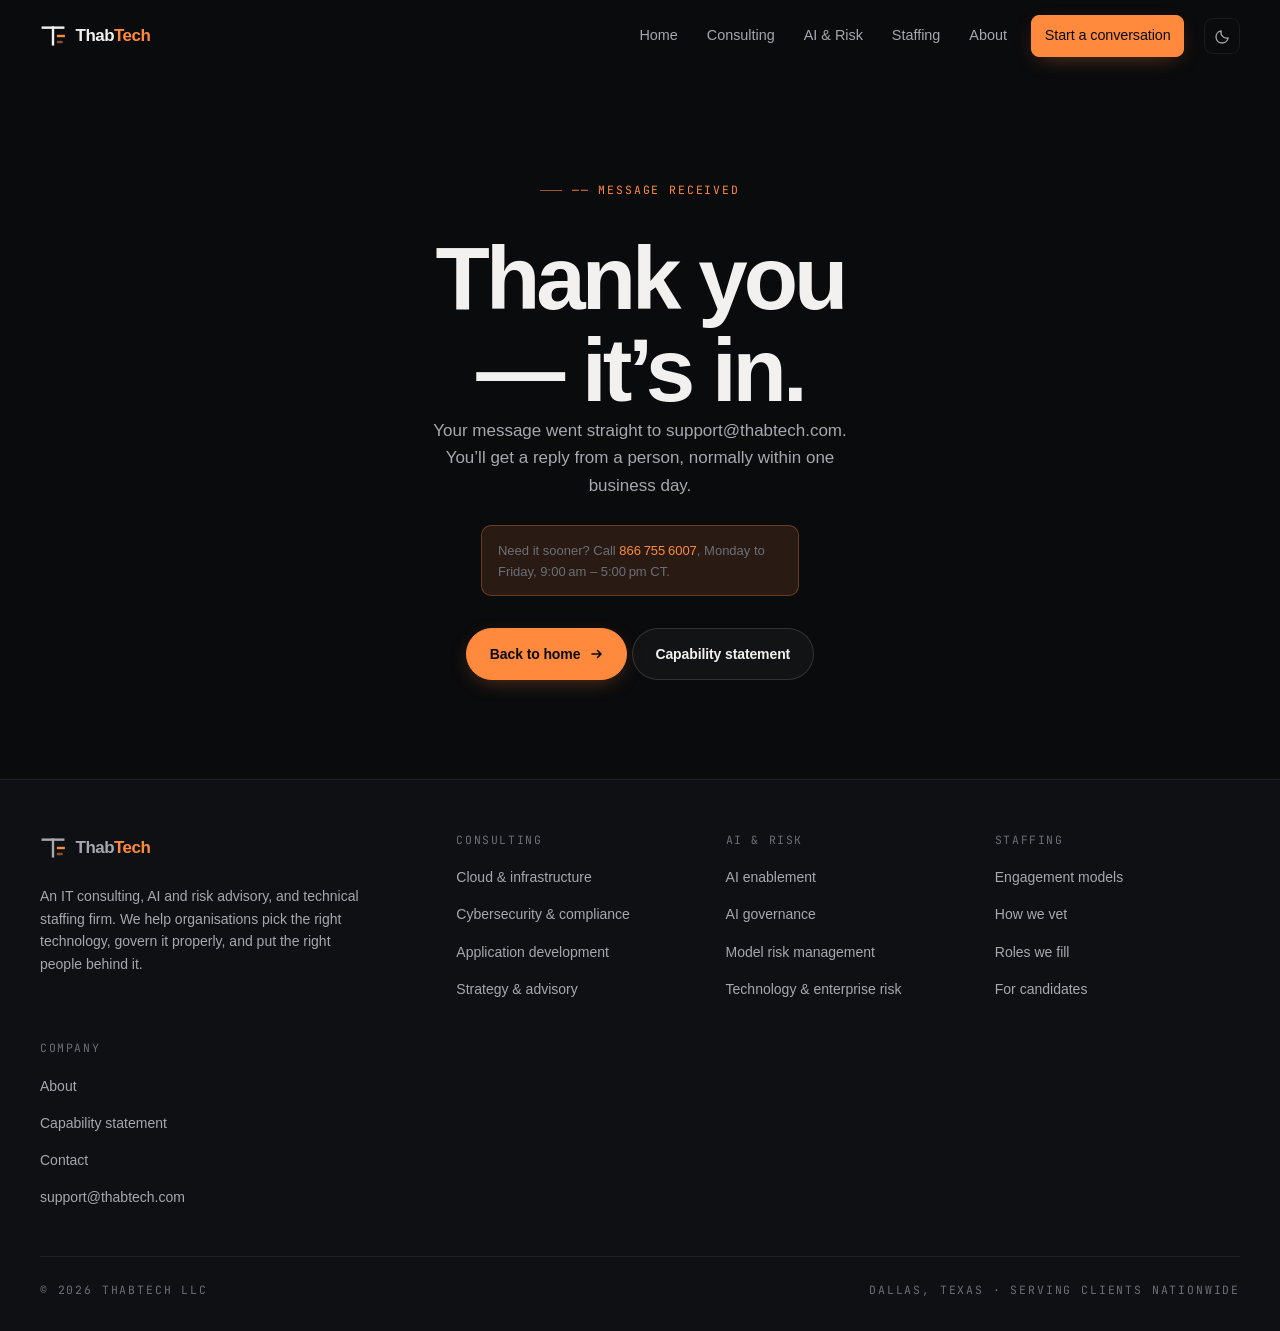
<file: thanks.html>
<!DOCTYPE html>
<html lang="en" data-theme="dark">
<head>
<meta charset="utf-8">
<meta name="viewport" content="width=device-width, initial-scale=1">
<title>Message received — ThabTech</title>
<meta name="description" content="Your message reached ThabTech LLC. You will hear back from a person, normally within one business day.">
<meta name="theme-color" content="#0A0B0D">
<meta property="og:title" content="Message received — ThabTech">
<meta property="og:description" content="Your message reached ThabTech LLC. You will hear back from a person, normally within one business day.">
<meta property="og:type" content="website">
<link rel="icon" href="data:image/svg+xml,%3Csvg xmlns='http://www.w3.org/2000/svg' viewBox='0 0 28 28'%3E%3Crect width='28' height='28' fill='%230A0B0D'/%3E%3Cpath d='M4 6h20M14 6v17' stroke='%23F2F1EF' stroke-width='2.6'/%3E%3Cpath d='M18.5 14h6' stroke='%23FF8A3D' stroke-width='2.6'/%3E%3C/svg%3E">
<link rel="preconnect" href="https://api.fontshare.com" crossorigin>
<link rel="preconnect" href="https://fonts.gstatic.com" crossorigin>
<link rel="stylesheet" href="style.css">
<script>
  document.documentElement.classList.add('js');
  var m = document.cookie.match(/(?:^|; )tt-theme=(dark|light)/);
  if (m) document.documentElement.dataset.theme = m[1];
</script>
</head>
<body>
<a class="skip" href="#main">Skip to content</a>
<header class="hdr">
<div class="hdr__in">
  <a class="brand" href="index.html" aria-label="ThabTech home"><svg class="brand__mark" viewBox="0 0 28 28" fill="none" aria-hidden="true">
<path d="M3 5h22" stroke="currentColor" stroke-width="2.6" stroke-linecap="square"/>
<path d="M14 5v18" stroke="currentColor" stroke-width="2.6" stroke-linecap="square"/>
<path d="M19.5 14h6" stroke="#FF8A3D" stroke-width="2.6" stroke-linecap="square"/>
<path d="M19.5 20.5h3.5" stroke="#FF8A3D" stroke-width="2.6" stroke-linecap="square" opacity=".55"/>
</svg><span class="brand__txt">Thab<em>Tech</em></span></a>
  <nav class="nav" id="nav">
    <a href="index.html">Home</a><a href="services.html">Consulting</a><a href="ai.html">AI &amp; Risk</a><a href="staffing.html">Staffing</a><a href="about.html">About</a>
    <a class="btn btn--primary btn--sm" href="contact.html">Start a conversation</a>
  </nav>
  <button class="icbtn" id="theme" type="button" aria-label="Toggle colour theme">
    <svg class="icbtn__moon" width="15" height="15" viewBox="0 0 16 16" fill="none" aria-hidden="true"><path d="M14 9.5A6.2 6.2 0 0 1 6.5 2a6.5 6.5 0 1 0 7.5 7.5Z" stroke="currentColor" stroke-width="1.4" stroke-linejoin="round"/></svg>
    <svg class="icbtn__sun" width="15" height="15" viewBox="0 0 16 16" fill="none" aria-hidden="true"><circle cx="8" cy="8" r="3.2" stroke="currentColor" stroke-width="1.4"/><path d="M8 1v1.6M8 13.4V15M1 8h1.6M13.4 8H15M3.2 3.2l1.1 1.1M11.7 11.7l1.1 1.1M12.8 3.2l-1.1 1.1M4.3 11.7l-1.1 1.1" stroke="currentColor" stroke-width="1.4" stroke-linecap="round"/></svg>
  </button>
  <button class="icbtn burger" id="burger" type="button" aria-label="Menu" aria-expanded="false" aria-controls="nav">
    <svg width="16" height="16" viewBox="0 0 16 16" fill="none" aria-hidden="true"><path d="M2 4.5h12M2 11.5h12" stroke="currentColor" stroke-width="1.6" stroke-linecap="round"/></svg>
  </button>
</div>
</header>
<main id="main">
<section class="sec" style="min-height:62vh;display:grid;place-items:center;text-align:center">
<div class="wrap" style="max-width:56ch">
  <div class="field"></div>
  <span class="eyebrow">&mdash;&mdash; Message received</span>
  <h1 style="margin:.6rem 0 0">Thank you &mdash; it&rsquo;s in.</h1>
  <p class="lede" style="margin-inline:auto">
    Your message went straight to support@thabtech.com. You&rsquo;ll get a reply from a person,
    normally within one business day.
  </p>
  <p class="note" style="max-width:44ch;margin:1.6rem auto 0;text-align:left">
    Need it sooner? Call <a href="tel:+18667556007">866&thinsp;755&thinsp;6007</a>,
    Monday to Friday, 9:00&thinsp;am &ndash; 5:00&thinsp;pm CT.
  </p>
  <div class="hero__btns" style="justify-content:center;margin-top:2rem">
    <a class="btn btn--primary" href="index.html">Back to home <svg width="14" height="14" viewBox="0 0 14 14" fill="none" aria-hidden="true"><path d="M2 7h9M7.5 3.5 11 7l-3.5 3.5" stroke="currentColor" stroke-width="1.6" stroke-linecap="round" stroke-linejoin="round"/></svg></a>
    <a class="btn btn--ghost" href="about.html">Capability statement</a>
  </div>
</div>
</section>
</main>
<footer class="ftr">
<div class="wrap">
  <div class="ftr__top">
    <div class="ftr__bl">
      <a class="brand" href="index.html" aria-label="ThabTech home"><svg class="brand__mark" viewBox="0 0 28 28" fill="none" aria-hidden="true">
<path d="M3 5h22" stroke="currentColor" stroke-width="2.6" stroke-linecap="square"/>
<path d="M14 5v18" stroke="currentColor" stroke-width="2.6" stroke-linecap="square"/>
<path d="M19.5 14h6" stroke="#FF8A3D" stroke-width="2.6" stroke-linecap="square"/>
<path d="M19.5 20.5h3.5" stroke="#FF8A3D" stroke-width="2.6" stroke-linecap="square" opacity=".55"/>
</svg><span class="brand__txt">Thab<em>Tech</em></span></a>
      <p>An IT consulting, AI and risk advisory, and technical staffing firm. We help organisations pick the right technology, govern it properly, and put the right people behind it.</p>
    </div>
    <div>
      <h4>Consulting</h4>
      <ul>
        <li><a href="services.html#cloud">Cloud &amp; infrastructure</a></li>
        <li><a href="services.html#security">Cybersecurity &amp; compliance</a></li>
        <li><a href="services.html#apps">Application development</a></li>
        <li><a href="services.html#advisory">Strategy &amp; advisory</a></li>
      </ul>
    </div>
    <div>
      <h4>AI &amp; risk</h4>
      <ul>
        <li><a href="ai.html#enablement">AI enablement</a></li>
        <li><a href="ai.html#governance">AI governance</a></li>
        <li><a href="ai.html#model-risk">Model risk management</a></li>
        <li><a href="ai.html#enterprise-risk">Technology &amp; enterprise risk</a></li>
      </ul>
    </div>
    <div>
      <h4>Staffing</h4>
      <ul>
        <li><a href="staffing.html#models">Engagement models</a></li>
        <li><a href="staffing.html#vetting">How we vet</a></li>
        <li><a href="staffing.html#roles">Roles we fill</a></li>
        <li><a href="staffing.html#candidates">For candidates</a></li>
      </ul>
    </div>
    <div>
      <h4>Company</h4>
      <ul>
        <li><a href="about.html">About</a></li>
        <li><a href="about.html#capability">Capability statement</a></li>
        <li><a href="contact.html">Contact</a></li>
        <li><a href="mailto:support@thabtech.com">support@thabtech.com</a></li>
      </ul>
    </div>
  </div>
  <div class="ftr__bot">
    <span class="mono">&copy; 2026 ThabTech LLC</span>
    <span class="mono">Dallas, Texas &middot; Serving clients nationwide</span>
  </div>
</div>
</footer>
<script>
(function () {
  var doc = document.documentElement;

  /* theme */
  var tbtn = document.getElementById('theme');
  tbtn && tbtn.addEventListener('click', function () {
    var next = doc.dataset.theme === 'light' ? 'dark' : 'light';
    doc.dataset.theme = next;
    document.cookie = 'tt-theme=' + next + ';path=/;max-age=31536000;SameSite=Lax';
  });

  /* mobile nav */
  var burger = document.getElementById('burger'), nav = document.getElementById('nav');
  burger && burger.addEventListener('click', function () {
    var open = nav.classList.toggle('open');
    burger.setAttribute('aria-expanded', open ? 'true' : 'false');
  });
  nav && nav.addEventListener('click', function (e) {
    if (e.target.tagName === 'A') { nav.classList.remove('open'); burger.setAttribute('aria-expanded', 'false'); }
  });

  /* sticky header state */
  var hdr = document.querySelector('.hdr');
  var onScroll = function () { hdr.classList.toggle('stuck', window.scrollY > 8); };
  onScroll();
  window.addEventListener('scroll', onScroll, { passive: true });

  /* scroll reveals */
  var targets = document.querySelectorAll('.rv, .rv-s, .steps');
  if ('IntersectionObserver' in window) {
    var io = new IntersectionObserver(function (entries) {
      entries.forEach(function (en) {
        if (en.isIntersecting) { en.target.classList.add('in'); io.unobserve(en.target); }
      });
    }, { rootMargin: '0px 0px -8% 0px', threshold: 0.06 });
    targets.forEach(function (t) { io.observe(t); });
  } else {
    targets.forEach(function (t) { t.classList.add('in'); });
  }

  /* count-up on stat values */
  var stats = document.querySelectorAll('[data-count]');
  if (stats.length && 'IntersectionObserver' in window && !matchMedia('(prefers-reduced-motion: reduce)').matches) {
    var so = new IntersectionObserver(function (entries) {
      entries.forEach(function (en) {
        if (!en.isIntersecting) return;
        var el = en.target, end = parseFloat(el.dataset.count), suffix = el.dataset.suffix || '';
        var t0 = null, dur = 900;
        var tick = function (ts) {
          if (!t0) t0 = ts;
          var p = Math.min((ts - t0) / dur, 1);
          var eased = 1 - Math.pow(1 - p, 3);
          el.textContent = Math.round(end * eased) + suffix;
          if (p < 1) requestAnimationFrame(tick);
        };
        requestAnimationFrame(tick);
        so.unobserve(el);
      });
    }, { threshold: 0.4 });
    stats.forEach(function (s) { so.observe(s); });
  }

  /* cursor spotlight on cards */
  if (matchMedia('(hover: hover) and (min-width: 900px)').matches) {
    document.querySelectorAll('.card').forEach(function (c) {
      c.addEventListener('pointermove', function (e) {
        var r = c.getBoundingClientRect();
        c.style.setProperty('--mx', (e.clientX - r.left) + 'px');
        c.style.setProperty('--my', (e.clientY - r.top) + 'px');
      });
    });
  }

  /* contact form: async submit, inline status, no page navigation.
     Falls back to a normal POST if fetch is unavailable. */
  var cf = document.getElementById('cform');
  if (cf && window.fetch) {
    var note = document.getElementById('fnote');
    var btn = cf.querySelector('button[type=submit]');
    var idle = note ? note.textContent : '';
    var fellBack = false;
    cf.addEventListener('submit', function (e) {
      e.preventDefault();
      if (!cf.checkValidity()) {
        cf.reportValidity();
        return;
      }
      note.className = 'note';
      note.textContent = 'Sending…';
      btn.disabled = true;
      var fd = new FormData(cf);
      var payload = {};
      fd.forEach(function (v, k) { payload[k] = v; });
      fetch(cf.action, {
        method: 'POST',
        headers: { 'Content-Type': 'application/json', Accept: 'application/json' },
        body: JSON.stringify(payload)
      }).then(function (r) {
        return r.json().then(function (d) { return { ok: r.ok, d: d }; });
      }).then(function (res) {
        if (res.ok && res.d && res.d.success) {
          cf.reset();
          note.className = 'note note--ok';
          note.textContent = 'Thank you — your message is in. You’ll hear back from a person, normally within one business day.';
        } else {
          throw new Error((res.d && res.d.message) || 'send failed');
        }
      }).catch(function () {
        /* The async path can be blocked by CORS or a network policy. A native
           form POST is a navigation, so it is not subject to CORS — fall back
           to it so a lead is never silently lost. */
        if (!fellBack) {
          fellBack = true;
          note.textContent = 'Sending…';
          var rd = cf.querySelector('input[name=redirect]');
          if (rd) rd.value = new URL('thanks.html', location.href).href;
          HTMLFormElement.prototype.submit.call(cf);
          return;
        }
        note.className = 'note note--err';
        note.innerHTML = 'That didn’t send. Please email <a href="mailto:support@thabtech.com">support@thabtech.com</a> or call <a href="tel:+18667556007">866 755 6007</a>.';
      }).then(function () {
        btn.disabled = false;
        setTimeout(function () {
          if (note.className === 'note note--ok') { note.className = 'note'; note.textContent = idle; }
        }, 12000);
      });
    });
  }
})();
</script>
</body>
</html>
</file>
<file: style.css>
/* ============================================================
   ThabTech — "Signal" design system
   Dark-first, luminous, engineered.
   ============================================================ */

@import url('https://api.fontshare.com/v2/css?f[]=switzer@400,500,600,700,800&display=swap');
@import url('https://fonts.googleapis.com/css2?family=JetBrains+Mono:wght@400;500&display=swap');

@property --ang { syntax: '<angle>'; initial-value: 0deg; inherits: false; }

:root {
  /* ---- surfaces ---- */
  --void:        #07080A;
  --bg:          #0A0B0D;
  --bg-2:        #0E1013;
  --surface:     #121417;
  --surface-2:   #171A1E;
  --line:        rgba(255,255,255,.07);
  --line-2:      rgba(255,255,255,.13);
  --line-glow:   rgba(255,138,61,.30);

  /* ---- ink ---- */
  --text:        #F2F1EF;
  --text-2:      #A5A8AD;
  --text-3:      #6B6F76;

  /* ---- accent ---- */
  --ember:       #FF8A3D;
  --ember-2:     #FFA766;
  --ember-deep:  #C7561A;
  --ember-soft:  rgba(255,138,61,.13);
  --ember-glow:  rgba(255,138,61,.42);
  --indigo:      #6E63C9;

  /* ---- type ---- */
  --font: 'Switzer', -apple-system, BlinkMacSystemFont, 'Segoe UI', sans-serif;
  --mono: 'JetBrains Mono', ui-monospace, monospace;

  --t-mono:   clamp(.66rem, .62rem + .12vw, .72rem);
  --t-sm:     .875rem;
  --t-body:   clamp(1rem, .97rem + .12vw, 1.0625rem);
  --t-lead:   clamp(1.125rem, 1.03rem + .42vw, 1.375rem);
  --t-h3:     clamp(1.25rem, 1.16rem + .38vw, 1.5rem);
  --t-h2:     clamp(2rem, 1.5rem + 2.1vw, 3.4rem);
  --t-h1:     clamp(2.6rem, 1.4rem + 5.2vw, 5.6rem);

  /* ---- space ---- */
  --gut: clamp(1.25rem, 4vw, 2.5rem);
  --sec: clamp(5rem, 11vh, 9rem);
  --max: 1280px;

  --r:   14px;
  --r-lg: 22px;

  --ease: cubic-bezier(.16,1,.3,1);
  --ease-io: cubic-bezier(.4,0,.2,1);
  --tx: 200ms var(--ease);
}

/* Light mode — inverted, still high-contrast and deliberate */
html[data-theme="light"] {
  --void:      #EFEDE9;
  --bg:        #F5F3EF;
  --bg-2:      #EFEDE8;
  --surface:   #FFFFFF;
  --surface-2: #FAF9F6;
  --line:      rgba(10,12,15,.10);
  --line-2:    rgba(10,12,15,.17);
  --text:      #101215;
  --text-2:    #52565C;
  --text-3:    #878B92;
  --ember:     #C7561A;
  --ember-2:   #A8460F;
  --ember-soft: rgba(199,86,26,.09);
  --ember-glow: rgba(199,86,26,.22);
}

/* ============================================================ RESET */
*,*::before,*::after { box-sizing: border-box; }
* { margin: 0; }
html { -webkit-text-size-adjust: 100%; scroll-behavior: smooth; scroll-padding-top: 90px; }
body {
  font-family: var(--font);
  font-size: var(--t-body);
  line-height: 1.62;
  color: var(--text-2);
  background: var(--bg);
  -webkit-font-smoothing: antialiased;
  overflow-x: hidden;
  font-feature-settings: 'ss01','cv01';
}
img,svg,video { display: block; max-width: 100%; }
a { color: inherit; text-decoration: none; }
button { font: inherit; color: inherit; background: none; border: 0; cursor: pointer; }
input,textarea,select { font: inherit; color: inherit; }
::selection { background: var(--ember); color: #0A0B0D; }
:focus-visible { outline: 2px solid var(--ember); outline-offset: 3px; border-radius: 3px; }

h1,h2,h3,h4 {
  color: var(--text);
  font-weight: 700;
  line-height: 1.04;
  letter-spacing: -.033em;
  text-wrap: balance;
}
h1 { font-size: var(--t-h1); font-weight: 800; letter-spacing: -.045em; }
h2 { font-size: var(--t-h2); font-weight: 700; }
h3 { font-size: var(--t-h3); line-height: 1.2; letter-spacing: -.022em; }
p { text-wrap: pretty; }

/* ============================================================ LAYOUT */
.wrap { width: 100%; max-width: var(--max); margin-inline: auto; padding-inline: var(--gut); }
.sec { padding-block: var(--sec); position: relative; }
.sec--tight { padding-block: clamp(3.5rem,7vh,5.5rem); }

/* hairline rules that carry the grid */
.rule { height: 1px; background: var(--line); border: 0; }

/* ============================================================ TYPE UTILS */
.mono {
  font-family: var(--mono);
  font-size: var(--t-mono);
  letter-spacing: .16em;
  text-transform: uppercase;
  color: var(--text-3);
  font-weight: 400;
}
.eyebrow {
  font-family: var(--mono);
  font-size: var(--t-mono);
  letter-spacing: .16em;
  text-transform: uppercase;
  color: var(--ember);
  display: inline-flex;
  align-items: center;
  gap: .6rem;
  margin-bottom: 1.4rem;
}
.eyebrow::before {
  content: '';
  width: 22px; height: 1px;
  background: currentColor;
  opacity: .6;
}
.lead { font-size: var(--t-lead); line-height: 1.5; color: var(--text-2); letter-spacing: -.012em; }
.muted { color: var(--text-3); }
.tnum { font-variant-numeric: tabular-nums lining-nums; }

/* section head */
.head { max-width: 62ch; margin-bottom: clamp(2.5rem,5vw,4rem); }
.head--wide { max-width: 78ch; }
.head p { margin-top: 1.2rem; }

/* ============================================================ BUTTONS */
.btn {
  --bg-btn: transparent;
  display: inline-flex; align-items: center; gap: .6rem;
  padding: .84rem 1.4rem;
  border-radius: 999px;
  font-size: var(--t-sm);
  font-weight: 600;
  letter-spacing: -.008em;
  border: 1px solid var(--line-2);
  background: var(--bg-btn);
  color: var(--text);
  transition: background var(--tx), border-color var(--tx), color var(--tx), transform var(--tx), box-shadow var(--tx);
  white-space: nowrap;
  position: relative;
}
.btn:hover { transform: translateY(-1.5px); }
.btn:active { transform: translateY(0); }
.btn svg { flex: none; transition: transform var(--tx); }
.btn:hover svg { transform: translateX(3px); }

.btn--primary {
  background: var(--ember);
  border-color: var(--ember);
  color: #0A0B0D;
  box-shadow: 0 0 0 0 var(--ember-glow), 0 6px 22px -8px var(--ember-glow);
}
.btn--primary:hover {
  background: var(--ember-2);
  border-color: var(--ember-2);
  box-shadow: 0 0 34px -6px var(--ember-glow), 0 10px 30px -10px var(--ember-glow);
}
html[data-theme="light"] .btn--primary { color: #FFF7F1; }

.btn--ghost { background: rgba(255,255,255,.035); }
.btn--ghost:hover { background: rgba(255,255,255,.075); border-color: var(--line-glow); color: var(--text); }
html[data-theme="light"] .btn--ghost { background: rgba(10,12,15,.03); }
html[data-theme="light"] .btn--ghost:hover { background: rgba(10,12,15,.06); }

.btn--sm { padding: .58rem 1rem; font-size: .8125rem; }

.tlink {
  display: inline-flex; align-items: center; gap: .45rem;
  font-size: var(--t-sm); font-weight: 600; color: var(--ember);
  transition: gap var(--tx);
}
.tlink:hover { gap: .8rem; }

/* ============================================================ HEADER */
.hdr {
  position: sticky; top: 0; z-index: 90;
  transition: background 300ms var(--ease), border-color 300ms var(--ease), backdrop-filter 300ms;
  border-bottom: 1px solid transparent;
}
.hdr.stuck {
  background: color-mix(in oklab, var(--bg) 78%, transparent);
  backdrop-filter: blur(18px) saturate(1.3);
  -webkit-backdrop-filter: blur(18px) saturate(1.3);
  border-bottom-color: var(--line);
}
.hdr__in {
  display: flex; align-items: center; gap: 1.25rem;
  height: 72px;
  max-width: var(--max); margin-inline: auto;
  padding-inline: var(--gut);
}
.brand { display: inline-flex; align-items: center; gap: .6rem; color: var(--text); flex: none; }
.brand__mark { width: 26px; height: 26px; }
.brand__txt { font-weight: 800; font-size: 1.06rem; letter-spacing: -.03em; }
.brand__txt em { font-style: normal; color: var(--ember); }

.nav { display: flex; align-items: center; gap: .25rem; margin-left: auto; }
.nav a {
  padding: .5rem .78rem; border-radius: 8px;
  font-size: .9rem; font-weight: 500; color: var(--text-2);
  transition: color var(--tx), background var(--tx);
}
.nav a:hover { color: var(--text); background: rgba(255,255,255,.05); }
html[data-theme="light"] .nav a:hover { background: rgba(10,12,15,.045); }
.nav a[aria-current="page"] { color: var(--text); }
.nav a.btn--primary { color: #0A0B0D; background: var(--ember); margin-left: .5rem; }
.nav a.btn--primary:hover { color: #0A0B0D; background: var(--ember-2); }
html[data-theme="light"] .nav a.btn--primary,
html[data-theme="light"] .nav a.btn--primary:hover { color: #FFF7F1; }

.icbtn {
  width: 36px; height: 36px; flex: none;
  display: grid; place-items: center;
  border-radius: 9px; color: var(--text-2);
  border: 1px solid var(--line);
  transition: color var(--tx), border-color var(--tx), background var(--tx);
}
.icbtn:hover { color: var(--text); border-color: var(--line-2); background: rgba(255,255,255,.05); }
.icbtn__sun { display: none; }
html[data-theme="light"] .icbtn__sun { display: block; }
html[data-theme="light"] .icbtn__moon { display: none; }

.burger { display: none; }

@media (max-width: 940px) {
  .nav {
    position: fixed; inset: 72px 0 auto 0;
    flex-direction: column; align-items: stretch; gap: 0;
    padding: 1rem var(--gut) 1.75rem;
    background: var(--bg);
    border-bottom: 1px solid var(--line);
    transform: translateY(-8px); opacity: 0;
    pointer-events: none;
    transition: opacity 220ms var(--ease), transform 220ms var(--ease);
  }
  .nav.open { transform: none; opacity: 1; pointer-events: auto; }
  .nav a { padding: .82rem .2rem; font-size: 1.05rem; border-bottom: 1px solid var(--line); border-radius: 0; }
  .nav a.btn--primary {
    margin: 1rem 0 0; border-radius: 999px; justify-content: center;
    padding: .84rem 1.4rem; border-bottom: 1px solid var(--ember);
  }
  .burger { display: grid; }
}

/* ============================================================ AMBIENT FX */
/* grid + glow field used behind hero and dark bands */
.field { position: relative; isolation: isolate; overflow: hidden; }
.field::before {
  content: ''; position: absolute; inset: 0; z-index: -2;
  background-image:
    linear-gradient(to right, var(--line) 1px, transparent 1px),
    linear-gradient(to bottom, var(--line) 1px, transparent 1px);
  background-size: 68px 68px;
  mask-image: radial-gradient(120% 90% at 50% 0%, #000 20%, transparent 78%);
  -webkit-mask-image: radial-gradient(120% 90% at 50% 0%, #000 20%, transparent 78%);
  opacity: .8;
}
.field::after {
  content: ''; position: absolute; z-index: -1;
  left: 50%; top: -30%;
  width: min(1100px, 130vw); aspect-ratio: 1;
  transform: translateX(-50%);
  background: radial-gradient(circle, var(--ember-soft) 0%, transparent 62%);
  pointer-events: none;
}

/* ============================================================ HERO */
.hero { position: relative; padding-block: clamp(4.5rem,12vh,8.5rem) clamp(3.5rem,8vh,6rem); }
.hero__art {
  position: absolute; inset: 0; z-index: -3;
  overflow: hidden;
}
.hero__art img {
  width: 100%; height: 100%; object-fit: cover;
  opacity: .42;
  mask-image: radial-gradient(95% 78% at 62% 42%, #000 8%, transparent 72%);
  -webkit-mask-image: radial-gradient(95% 78% at 62% 42%, #000 8%, transparent 72%);
  transform: scale(1.06);
  animation: drift 26s var(--ease-io) infinite alternate;
}
html[data-theme="light"] .hero__art img { opacity: .16; }
@keyframes drift { to { transform: scale(1.13) translate3d(-1.5%, -1.5%, 0); } }

/* live status pill — sits above the hero eyebrow */
.pulse {
  display: inline-flex; align-items: center; gap: .55rem;
  font-family: var(--mono); font-size: var(--t-mono); letter-spacing: .13em;
  text-transform: uppercase; color: var(--text-2);
  padding: .38rem .78rem .38rem .62rem;
  border: 1px solid var(--line-2); border-radius: 999px;
  background: color-mix(in oklab, var(--surface) 70%, transparent);
  backdrop-filter: blur(8px);
  margin-bottom: 1.5rem;
}
.pulse i { position: relative; width: 6px; height: 6px; flex: none; font-style: normal; }
.pulse i::before, .pulse i::after {
  content: ''; position: absolute; inset: 0; border-radius: 50%; background: var(--ember);
}
.pulse i::after { animation: ping 2.4s var(--ease-io) infinite; }
@keyframes ping {
  0%   { transform: scale(1);   opacity: .65; }
  70%, 100% { transform: scale(3.4); opacity: 0; }
}
.js .hero .pulse { opacity: 0; animation: fadeUp .8s var(--ease) 40ms forwards; }

.hero h1 { margin-bottom: 1.6rem; max-width: 17ch; }
.hero--wide h1 { max-width: 22ch; }
.hero .lead { max-width: 52ch; }
.hero__cta { display: flex; flex-wrap: wrap; gap: .75rem; margin-top: 2.4rem; }

/* word-by-word headline reveal */
.rv-word { display: inline-block; }
.js .rv-word > span {
  display: inline-block;
  clip-path: inset(0 0 110% 0);
  opacity: .001;
  animation: wordUp .95s var(--ease) forwards;
  animation-delay: calc(var(--i) * 62ms + 120ms);
}
@keyframes wordUp { to { clip-path: inset(-.2em 0 -.25em 0); opacity: 1; } }

/* fade-up for hero sub-elements */
.js .hero .lead, .js .hero__cta, .js .hero .eyebrow {
  opacity: 0; animation: fadeUp .8s var(--ease) forwards;
}
.js .hero .eyebrow { animation-delay: 60ms; }
.js .hero .lead    { animation-delay: 460ms; }
.js .hero__cta     { animation-delay: 580ms; }
@keyframes fadeUp { from { opacity: 0; transform: translateY(14px); } to { opacity: 1; transform: none; } }

/* ============================================================ STAT STRIP */
.stats {
  display: grid; grid-template-columns: repeat(4,1fr);
  border-top: 1px solid var(--line);
  border-bottom: 1px solid var(--line);
}
.stat { padding: 1.9rem 1.5rem 1.75rem; border-left: 1px solid var(--line); position: relative; }
.stat:first-child { border-left: 0; }
.stat__k {
  display: block; font-size: clamp(1.5rem,1.1rem + 1.5vw,2.25rem);
  font-weight: 800; letter-spacing: -.04em; color: var(--text); line-height: 1;
  font-variant-numeric: tabular-nums lining-nums;
}
.stat__k span { color: var(--ember); }
.stat__l { display: block; margin-top: .8rem; color: var(--text-2); line-height: 1.5; }
@media (max-width: 780px) {
  .stats { grid-template-columns: repeat(2,1fr); }
  .stat:nth-child(3) { border-left: 0; }
  .stat:nth-child(n+3) { border-top: 1px solid var(--line); }
}

/* ============================================================ CARDS */
.card {
  position: relative;
  padding: clamp(1.5rem,2.4vw,2rem);
  border-radius: var(--r);
  background: var(--surface);
  border: 1px solid var(--line);
  overflow: hidden;
  transition: border-color 260ms var(--ease), transform 260ms var(--ease), background 260ms var(--ease);
}
/* cursor spotlight */
.card::before {
  content: ''; position: absolute; inset: 0; pointer-events: none;
  background: radial-gradient(320px circle at var(--mx,50%) var(--my,0%), var(--ember-soft), transparent 68%);
  opacity: 0; transition: opacity 320ms var(--ease);
}
.card:hover { border-color: var(--line-2); transform: translateY(-3px); }
.card:hover::before { opacity: 1; }
.card > * { position: relative; }
.card h3 { margin-bottom: .7rem; }
.card p { font-size: var(--t-sm); line-height: 1.6; }
.card__n {
  font-family: var(--mono); font-size: var(--t-mono);
  color: var(--ember); letter-spacing: .14em; display: block; margin-bottom: 1.1rem;
}

/* statement card — the asymmetric anchor of a bento row */
.card--say { background: var(--surface-2); }
.card--say h3 {
  font-size: clamp(1.35rem, 1.1rem + 1vw, 1.9rem);
  letter-spacing: -.032em; max-width: 26ch;
}
.card--say p { font-size: var(--t-body); max-width: 54ch; }
.card--say::after {
  content: ''; position: absolute; right: -80px; bottom: -110px;
  width: 320px; aspect-ratio: 1; border-radius: 50%;
  background: radial-gradient(circle, var(--ember-soft), transparent 66%);
  pointer-events: none;
}

.grid { display: grid; gap: clamp(.9rem,1.6vw,1.15rem); }
.g-2 { grid-template-columns: repeat(2,1fr); }
.g-3 { grid-template-columns: repeat(3,1fr); }
.g-4 { grid-template-columns: repeat(4,1fr); }
@media (max-width: 1000px) { .g-4 { grid-template-columns: repeat(2,1fr); } .g-3 { grid-template-columns: repeat(2,1fr); } }
@media (max-width: 700px)  { .g-2,.g-3,.g-4 { grid-template-columns: 1fr; } }

/* ---- bento: asymmetric feature grid ---- */
.bento { display: grid; grid-template-columns: repeat(3,1fr); gap: clamp(.9rem,1.6vw,1.15rem); }
.bento > .card--wide { grid-column: span 2; }
.bento > .card--tall { grid-row: span 2; }
@media (max-width: 900px) {
  .bento { grid-template-columns: 1fr; }
  .bento > .card--wide, .bento > .card--tall { grid-column: auto; grid-row: auto; }
}

/* practice card with image */
.pcard { padding: 0; display: flex; flex-direction: column; }
.pcard__img { position: relative; aspect-ratio: 16/9; overflow: hidden; background: var(--void); }
.pcard__img img {
  width: 100%; height: 100%; object-fit: cover;
  opacity: .78; transition: transform 700ms var(--ease), opacity 400ms var(--ease);
}
.pcard:hover .pcard__img img { transform: scale(1.045); opacity: 1; }
.pcard__img::after {
  content: ''; position: absolute; inset: 0;
  background: linear-gradient(to top, var(--surface) 4%, transparent 62%);
}
.pcard__body { padding: clamp(1.4rem,2.2vw,1.9rem); display: flex; flex-direction: column; gap: .85rem; flex: 1; }
.pcard__body h3 { margin: 0; }
.pcard ul { margin: .25rem 0 0; padding: 0; list-style: none; display: grid; gap: .45rem; }
.pcard li { font-size: var(--t-sm); color: var(--text-2); padding-left: 1.15rem; position: relative; }
.pcard li::before {
  content: ''; position: absolute; left: 0; top: .62em;
  width: 5px; height: 5px; border-radius: 50%; background: var(--ember); opacity: .8;
}
.pcard .tlink { margin-top: auto; padding-top: .5rem; }

/* ============================================================ DARK BAND */
.band {
  position: relative; isolation: isolate; overflow: hidden;
  background: var(--void);
  border-block: 1px solid var(--line);
}
html[data-theme="light"] .band { background: #0C0D10; }
html[data-theme="light"] .band, html[data-theme="light"] .band p { color: #A5A8AD; }
html[data-theme="light"] .band h2, html[data-theme="light"] .band h3,
html[data-theme="light"] .band .stat__k { color: #F2F1EF; }
html[data-theme="light"] .band .eyebrow { color: #FF8A3D; }
html[data-theme="light"] .band .mono { color: #6B6F76; }
html[data-theme="light"] .band .step { border-color: rgba(255,255,255,.09); }
html[data-theme="light"] .band .btn { border-color: rgba(255,255,255,.15); color: #F2F1EF; }
html[data-theme="light"] .band .btn--primary { background: #FF8A3D; border-color: #FF8A3D; color: #0A0B0D; }
html[data-theme="light"] .band .btn--ghost { background: rgba(255,255,255,.05); }
.band::before {
  content: ''; position: absolute; inset: 0; z-index: -1;
  background:
    radial-gradient(85% 65% at 12% 0%, rgba(255,138,61,.20), transparent 58%),
    radial-gradient(65% 60% at 90% 100%, rgba(110,99,201,.17), transparent 60%),
    linear-gradient(180deg, rgba(0,0,0,.5), transparent 22%, transparent 78%, rgba(0,0,0,.5));
}
/* luminous seam at the top of every dark band */
.band::after {
  content: ''; position: absolute; top: 0; left: 0; right: 0; height: 1px; z-index: 1;
  background: linear-gradient(90deg, transparent, var(--ember) 22%, rgba(110,99,201,.9) 78%, transparent);
  opacity: .55;
}
html[data-theme="light"] .band::after { opacity: .8; }

/* ---- process steps with connecting line ---- */
.steps { display: grid; grid-template-columns: repeat(4,1fr); gap: 0; position: relative; }
.step { padding: 2rem 1.4rem 0; border-left: 1px solid rgba(255,255,255,.09); position: relative; }
.step:first-child { border-left: 0; padding-left: 0; }
.step__n {
  font-family: var(--mono); font-size: var(--t-mono); letter-spacing: .14em;
  color: var(--ember); display: block; margin-bottom: 1rem;
}
.step h3 { font-size: 1.0625rem; margin-bottom: .55rem; letter-spacing: -.02em; }
.step p { font-size: var(--t-sm); line-height: 1.6; }
.steps::before {
  content: ''; position: absolute; top: 0; left: 0; height: 1px; width: 100%;
  background: linear-gradient(90deg, var(--ember), rgba(255,138,61,.06));
  transform-origin: left;
}
.js .steps.in::before { animation: lineIn 1.1s var(--ease) forwards; }
.js .steps::before { transform: scaleX(0); }
@keyframes lineIn { to { transform: scaleX(1); } }
@media (max-width: 900px) {
  .steps { grid-template-columns: 1fr; }
  .step { border-left: 0; padding-left: 0; padding-top: 1.6rem; }
  .step:first-child { padding-top: 2rem; }
}

/* ============================================================ MARQUEE */
.marq {
  position: relative; overflow: hidden;
  border-block: 1px solid var(--line);
  padding-block: 1.1rem;
  background: var(--bg-2);
  mask-image: linear-gradient(90deg, transparent, #000 9%, #000 91%, transparent);
  -webkit-mask-image: linear-gradient(90deg, transparent, #000 9%, #000 91%, transparent);
}
.marq__t { display: flex; width: max-content; animation: slide 46s linear infinite; }
.marq:hover .marq__t { animation-play-state: paused; }
.marq__g { display: flex; align-items: center; gap: 2.6rem; padding-right: 2.6rem; }
.marq__g span { font-family: var(--mono); font-size: var(--t-mono); letter-spacing: .16em; text-transform: uppercase; color: var(--text-3); white-space: nowrap; }
.marq__g i { width: 4px; height: 4px; border-radius: 50%; background: var(--ember); opacity: .55; flex: none; font-style: normal; }
@keyframes slide { to { transform: translateX(-50%); } }

/* ============================================================ LIST / SPEC ROWS */
.rows { border-top: 1px solid var(--line); }
.row {
  display: grid; grid-template-columns: 4.5rem 1fr 1.1fr; gap: clamp(1rem,3vw,3rem);
  padding: clamp(1.5rem,2.6vw,2.1rem) 0;
  border-bottom: 1px solid var(--line);
  align-items: start;
  transition: background 260ms var(--ease);
}
.row:hover { background: color-mix(in oklab, var(--surface) 55%, transparent); }
.row__n { font-family: var(--mono); font-size: var(--t-mono); letter-spacing: .14em; color: var(--ember); padding-top: .35rem; }
.row h3 { letter-spacing: -.024em; }
.row p { font-size: var(--t-sm); }
@media (max-width: 820px) {
  .row { grid-template-columns: 1fr; gap: .6rem; }
  .row__n { padding-top: 0; }
}

/* ============================================================ CHIPS */
.chips { display: flex; flex-wrap: wrap; gap: .5rem; }
.chip {
  font-family: var(--mono); font-size: .72rem; letter-spacing: .05em;
  padding: .48rem .8rem; border-radius: 7px;
  border: 1px solid var(--line);
  background: var(--surface);
  color: var(--text-2);
  transition: color var(--tx), border-color var(--tx), background var(--tx);
}
.chip:hover { color: var(--ember); border-color: var(--line-glow); background: var(--ember-soft); }

/* ============================================================ SPEC TABLE */
.spec { border-top: 1px solid var(--line-2); }
.spec__r {
  display: grid; grid-template-columns: minmax(11rem, 15rem) 1fr;
  gap: clamp(.75rem,3vw,2.5rem);
  padding: 1.1rem 0;
  border-bottom: 1px solid var(--line);
}
.spec__k { font-family: var(--mono); font-size: var(--t-mono); letter-spacing: .13em; text-transform: uppercase; color: var(--text-3); padding-top: .18rem; }
.spec__v { color: var(--text); font-size: var(--t-sm); }
.spec__v strong { font-weight: 600; }
@media (max-width: 700px) { .spec__r { grid-template-columns: 1fr; gap: .3rem; } }

/* ============================================================ FORM */
.form { display: grid; gap: 1rem; }
.f-row { display: grid; grid-template-columns: 1fr 1fr; gap: 1rem; }
@media (max-width: 620px) { .f-row { grid-template-columns: 1fr; } }
.field-l { display: grid; gap: .5rem; }
.field-l > span { font-family: var(--mono); font-size: var(--t-mono); letter-spacing: .13em; text-transform: uppercase; color: var(--text-3); }
.form input, .form textarea, .form select {
  width: 100%; padding: .82rem .95rem;
  background: var(--bg-2);
  border: 1px solid var(--line-2);
  border-radius: 10px;
  color: var(--text); font-size: var(--t-sm);
  transition: border-color var(--tx), background var(--tx), box-shadow var(--tx);
}
.form input:focus, .form textarea:focus, .form select:focus {
  outline: none; border-color: var(--ember);
  background: var(--surface);
  box-shadow: 0 0 0 3px var(--ember-soft);
}
.form textarea { resize: vertical; min-height: 130px; }
.form select { appearance: none; background-image: none; }
.note {
  font-size: .8125rem; color: var(--text-3);
  padding: .85rem 1rem; border-radius: 10px;
  background: var(--ember-soft); border: 1px solid var(--line-glow);
  transition: color .2s ease, background .2s ease, border-color .2s ease;
}
.note a { color: var(--ember); text-underline-offset: 3px; }
.note--ok {
  color: var(--text); background: rgba(109, 170, 69, .10);
  border-color: rgba(109, 170, 69, .38);
}
.note--err {
  color: var(--text); background: rgba(209, 99, 167, .10);
  border-color: rgba(209, 99, 167, .40);
}
/* honeypot: present in the markup for bots, fully removed for people */
.hp { display: none !important; }
.form button[disabled] { opacity: .55; cursor: progress; }

/* ============================================================ CTA */
.cta { text-align: center; }
.cta h2 { max-width: 24ch; margin-inline: auto; }
.cta p { max-width: 54ch; margin: 1.3rem auto 0; }
.cta__btns { display: flex; flex-wrap: wrap; gap: .75rem; justify-content: center; margin-top: 2.2rem; }
.cta__meta { display: flex; flex-wrap: wrap; gap: 1.75rem; justify-content: center; margin-top: 2.6rem; }

/* ============================================================ FOOTER */
.ftr { border-top: 1px solid var(--line); background: var(--bg-2); padding-block: clamp(3rem,6vh,4.5rem) 2rem; }
.ftr__top { display: grid; grid-template-columns: 1.6fr 1fr 1fr 1fr; gap: 2.5rem 1.5rem; }
@media (max-width: 900px) { .ftr__top { grid-template-columns: 1fr 1fr; } }
@media (max-width: 560px) { .ftr__top { grid-template-columns: 1fr; } }
.ftr h4 { font-family: var(--mono); font-size: var(--t-mono); letter-spacing: .14em; text-transform: uppercase; color: var(--text-3); font-weight: 400; margin-bottom: 1.1rem; }
.ftr ul { list-style: none; padding: 0; display: grid; gap: .6rem; }
.ftr a { font-size: var(--t-sm); color: var(--text-2); transition: color var(--tx); }
.ftr a:hover { color: var(--ember); }
.ftr__bl { max-width: 34ch; }
.ftr__bl p { font-size: var(--t-sm); margin-top: 1rem; }
.ftr__bot {
  display: flex; flex-wrap: wrap; gap: 1rem; justify-content: space-between; align-items: center;
  margin-top: clamp(2.5rem,5vh,3.5rem); padding-top: 1.5rem;
  border-top: 1px solid var(--line);
}

/* ============================================================ SCROLL REVEAL */
.js .rv { opacity: 0; transform: translateY(18px); transition: opacity .75s var(--ease), transform .75s var(--ease); }
.js .rv.in { opacity: 1; transform: none; }
.js .rv-s > * { opacity: 0; transform: translateY(18px); transition: opacity .7s var(--ease), transform .7s var(--ease); }
.js .rv-s.in > * { opacity: 1; transform: none; }
.js .rv-s.in > *:nth-child(1) { transition-delay: 0ms; }
.js .rv-s.in > *:nth-child(2) { transition-delay: 70ms; }
.js .rv-s.in > *:nth-child(3) { transition-delay: 140ms; }
.js .rv-s.in > *:nth-child(4) { transition-delay: 210ms; }
.js .rv-s.in > *:nth-child(5) { transition-delay: 280ms; }
.js .rv-s.in > *:nth-child(6) { transition-delay: 350ms; }

/* ============================================================ MISC */
.skip {
  position: absolute; left: -9999px;
  background: var(--ember); color: #0A0B0D; padding: .6rem 1rem; z-index: 200; border-radius: 0 0 8px 0;
}
.skip:focus { left: 0; top: 0; }

@media (prefers-reduced-motion: reduce) {
  html { scroll-behavior: auto; }
  *, *::before, *::after { animation-duration: .01ms !important; animation-iteration-count: 1 !important; transition-duration: .01ms !important; }
  .js .rv, .js .rv-s > *, .js .hero .lead, .js .hero__cta, .js .hero .eyebrow { opacity: 1 !important; transform: none !important; }
  .js .rv-word > span { clip-path: none !important; opacity: 1 !important; }
  .js .steps::before { transform: scaleX(1); }
}

/* hero label row — status pill + category eyebrow share one line */
.hero__tags { display: flex; flex-wrap: wrap; align-items: center; gap: .5rem 1.1rem; }
.hero__tags .pulse, .hero__tags .eyebrow { margin-bottom: 1.5rem; }

/* three practice cards on home — shorter image crop so the column reads well */
.pcards .pcard__img { aspect-ratio: 3/2; }
@media (min-width: 701px) and (max-width: 1000px) {
  .pcards { grid-template-columns: repeat(2, 1fr); }
  .pcards > .pcard:last-child { grid-column: 1 / -1; }
  .pcards > .pcard:last-child .pcard__img { aspect-ratio: 21/9; }
}
/* nav breathing room now that there are five items */
@media (min-width: 901px) and (max-width: 1180px) {
  .nav a { padding-left: .55rem; padding-right: .55rem; font-size: .93rem; }
}
</file>
